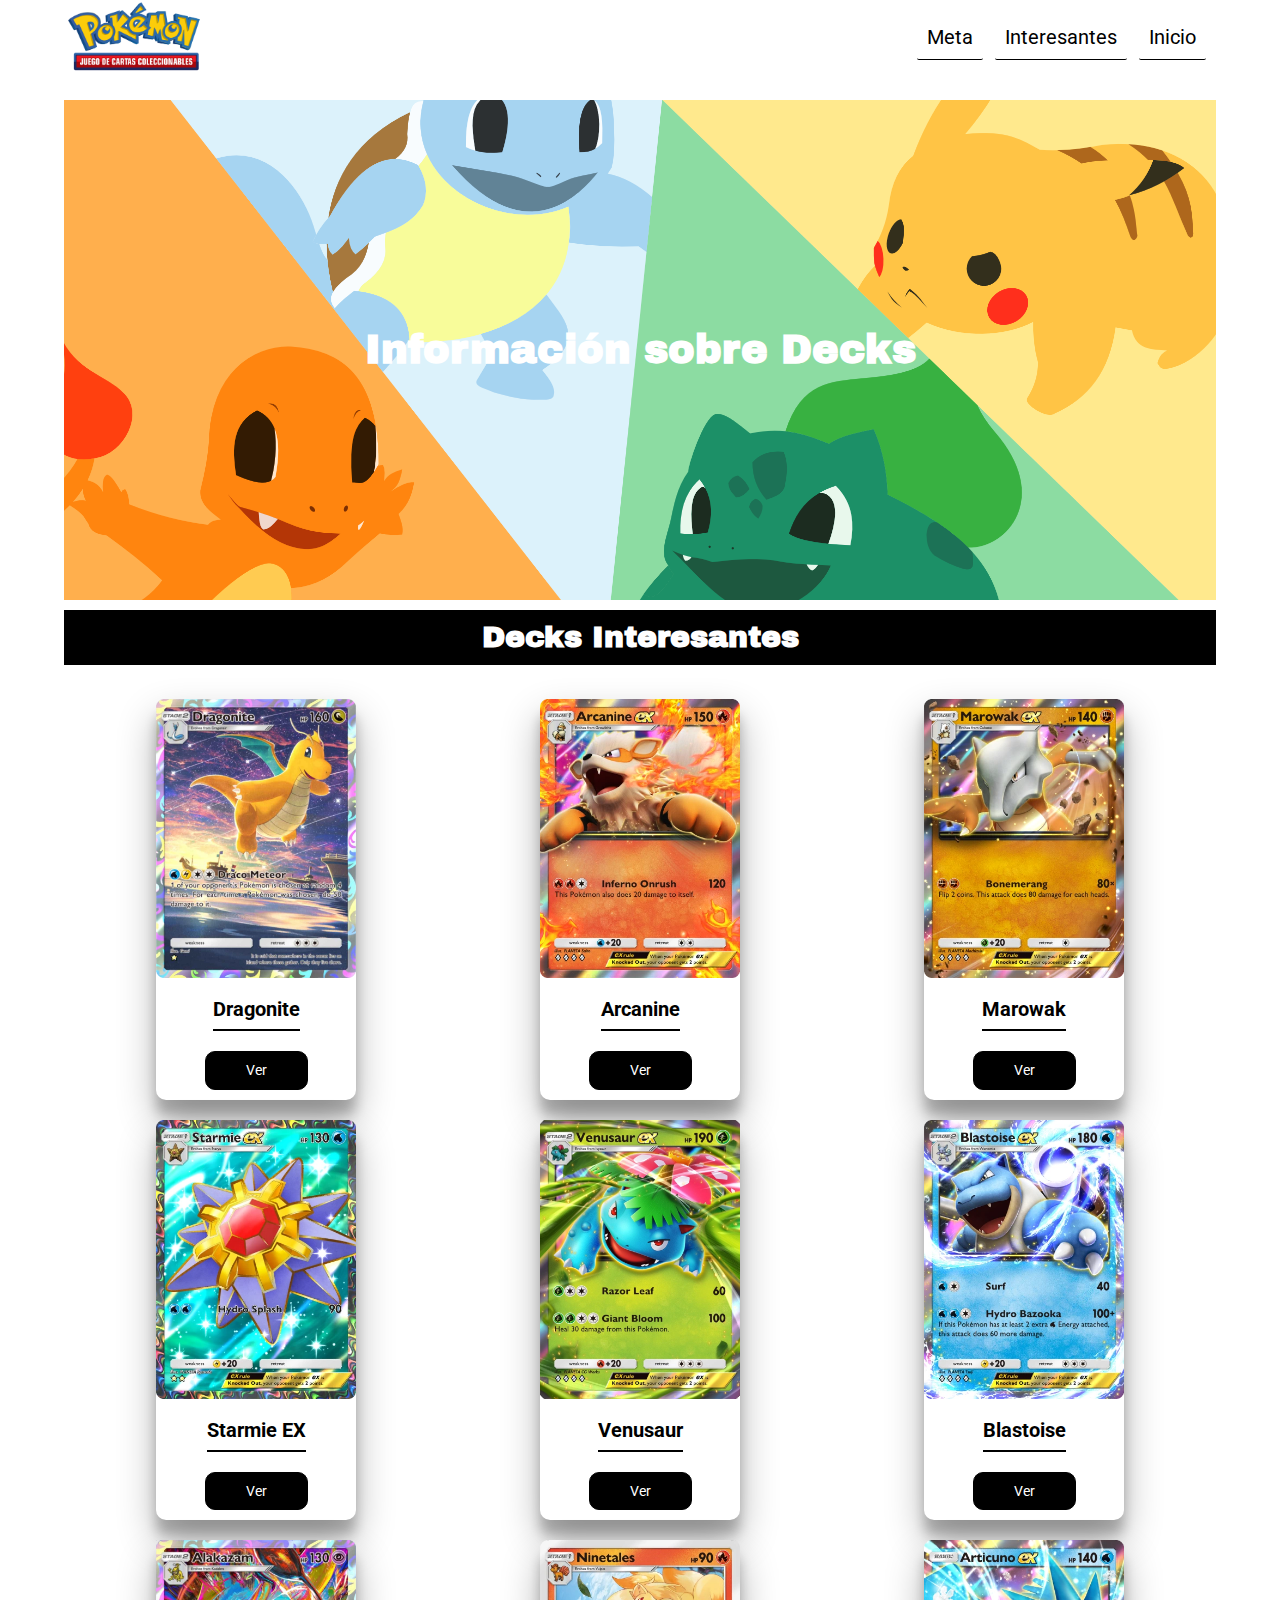
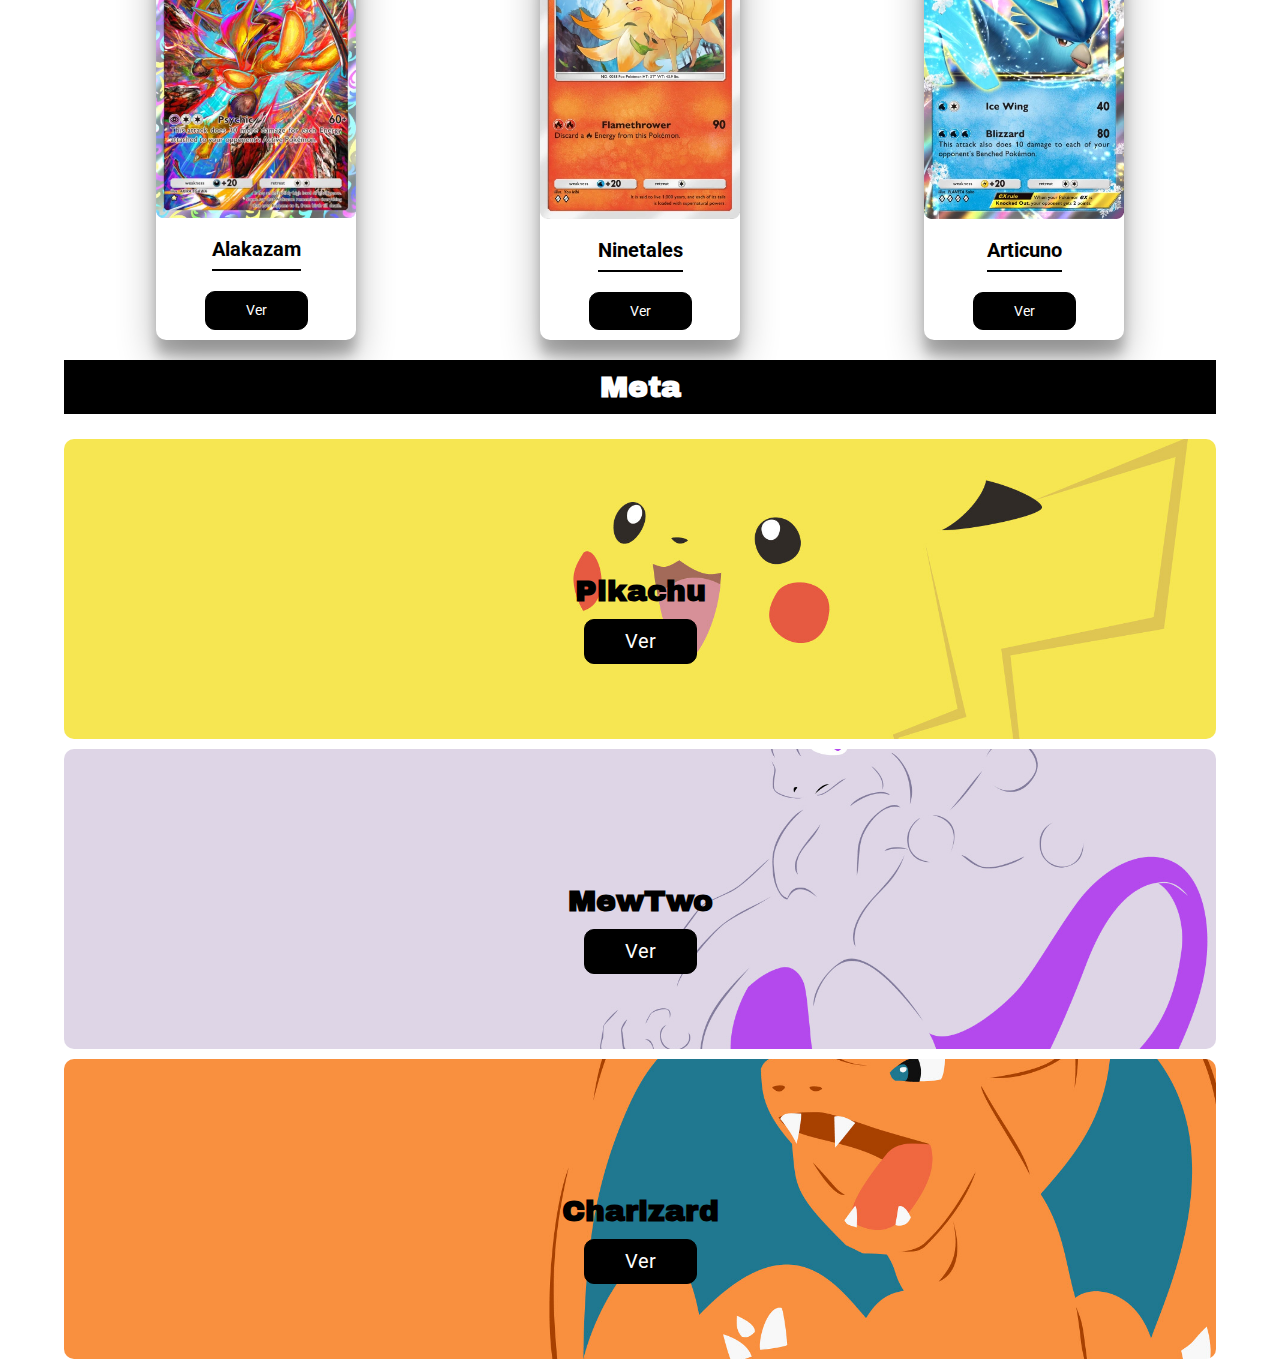
<file: index.html>
<!DOCTYPE html>
<html lang="en">
<head>
  <meta charset="UTF-8">
  <meta name="viewport" content="width=device-width, initial-scale=1.0">
  <!-- Google Fonts --->
  <link rel="preconnect" href="https://fonts.googleapis.com">
  <link rel="preconnect" href="https://fonts.gstatic.com" crossorigin>
  <link href="https://fonts.googleapis.com/css2?family=Archivo+Black&family=Roboto:wght@400;500;700&display=swap" rel="stylesheet">
  <!-- Normalize -->
  <link rel="stylesheet" href="styles/normalize.css">
  <!------ CSS ------->
  <link rel="stylesheet" href="styles/general.css">
  <link rel="stylesheet" href="styles/navbar.css">
  <link rel="stylesheet" href="styles/header.css">
  <link rel="stylesheet" href="styles/main.css">

  <link rel="icon" href="images/logo/pokeball-logo.png">

  <title>Decks TCG</title>
</head>

  <body>
    <div class="container">
      <nav class="nav">
        <div class="nav-flexbox container">
          <img class="nav-logo" src="images/img-nav/logo.png" alt="logo">
          <div class="navbar">
            <a href="#meta">Meta</a>
            <a href="#section-one">Interesantes</a>
            <a href="#">Inicio</a>
          </div><!-- .navbar -->
        </div><!-- .nav-flexbox -->
        
      </nav>

      <header class="header">
        <h1>Información sobre Decks</h1>
      </header>

      <main class="main">
        <h2 id="section-one">Decks Interesantes</h2>
        <section class="section-one">
          <div class="section-one-item">
            <div class="card">
              <img class="card-img" src="images/cards/dragonite.webp" alt="card-img">
              <p>Dragonite</p>
              <a href="deckpage-dragonite.html">
                <button class="card-button">Ver</button>
              </a>
            </div><!-- .card -->
          </div><!-- .section-one-item -->

          <div class="section-one-item">
            <div class="card">
              <img class="card-img" src="images/cards/arcanine.webp" alt="card-img">
              <p>Arcanine</p>
              <a href="deckpage-arcanine.html">
                <button class="card-button">Ver</button>
              </a>
            </div><!-- .card -->
          </div><!-- .section-one-item -->

          <div class="section-one-item">
            <div class="card">
              <img class="card-img" src="images/cards/marowakex.webp" alt="card-img">
              <p>Marowak</p>
              <a href="deckpage-marowak.html">
                <button class="card-button">Ver</button>
              </a>
              
            </div><!-- .card -->
          </div><!-- .section-one-item -->

          <div class="section-one-item">
            <div class="card">
              <img class="card-img" src="images/cards/starmieex.webp" alt="card-img">
              <p>Starmie EX</p>
              <a href="deckpage-starmie.html">
                <button class="card-button">Ver</button>
              </a>
              
            </div><!-- .card -->
          </div><!-- .section-one-item -->

          <div class="section-one-item">
            <div class="card">
              <img class="card-img" src="images/cards/venusaurex.webp" alt="card-img">
              <p>Venusaur</p>
              <a href="deckpage-venusaur.html">
                <button class="card-button">Ver</button>
              </a>
              
            </div><!-- .card -->
          </div><!-- .section-one-item -->

          <div class="section-one-item">
            <div class="card">
              <img class="card-img" src="images/cards/blastoiseex.webp" alt="card-img">
              <p>Blastoise</p>
              <a href="deckpage-blastoise.html">
                <button class="card-button">Ver</button>
              </a>
              
            </div><!-- .card -->
          </div><!-- .section-one-item -->

          <div class="section-one-item">
            <div class="card">
              <img class="card-img" src="images/cards/alakazam.webp" alt="card-img">
              <p>Alakazam</p>
              <a href="deckpage-alakazam.html">
                <button class="card-button">Ver</button>
              </a>  
              
            </div><!-- .card -->
          </div><!-- .section-one-item -->

          <div class="section-one-item">
            <div class="card">
              <img class="card-img" src="images/cards/ninetales.webp" alt="card-img">
              <p>Ninetales</p>
              <a href="deckpage-ninetales.html">
                <button class="card-button">Ver</button>
              </a>
              
            </div><!-- .card -->
          </div><!-- .section-one-item -->

          <div class="section-one-item">
            <div class="card">
              <img class="card-img" src="images/cards/articunoex.webp" alt="card-img">
              <p>Articuno</p>
              <a href="deckpage-articuno.html">
                <button class="card-button">Ver</button>
              </a>
              
            </div><!-- .card -->
          </div><!-- .section-one-item -->
          
          
        </section>
    
        <section class="section-two">
          <h2 id="meta">Meta</h2>
          <div class="section-two-info metadeck-one">
            <div class="info-content">
              <h3>Pikachu</h3>
              <a href="deckpage-pikachu.html">
                <button class="info-button">Ver</button>
              </a>
            </div>
          </div><!-- .section-two-info -->

          <div class="section-two-info metadeck-two">
            <div class="info-content">
              <h3>MewTwo</h3>
              <a href="deckpage-mewtwo.html">
                <button class="info-button">Ver</button>
              </a>
            </div>
          </div><!-- .section-two-info -->

          <div class="section-two-info metadeck-three">
            <div class="info-content">
              <h3>Charizard</h3>
              <a href="deckpage-charizard.html">
                <button class="info-button">Ver</button>
              </a>
            </div>
          </div><!-- .section-two-info -->
        </section>
      </main>
    </div>
      

   

    <footer>

    </footer>
  
</body>
</html>
</file>
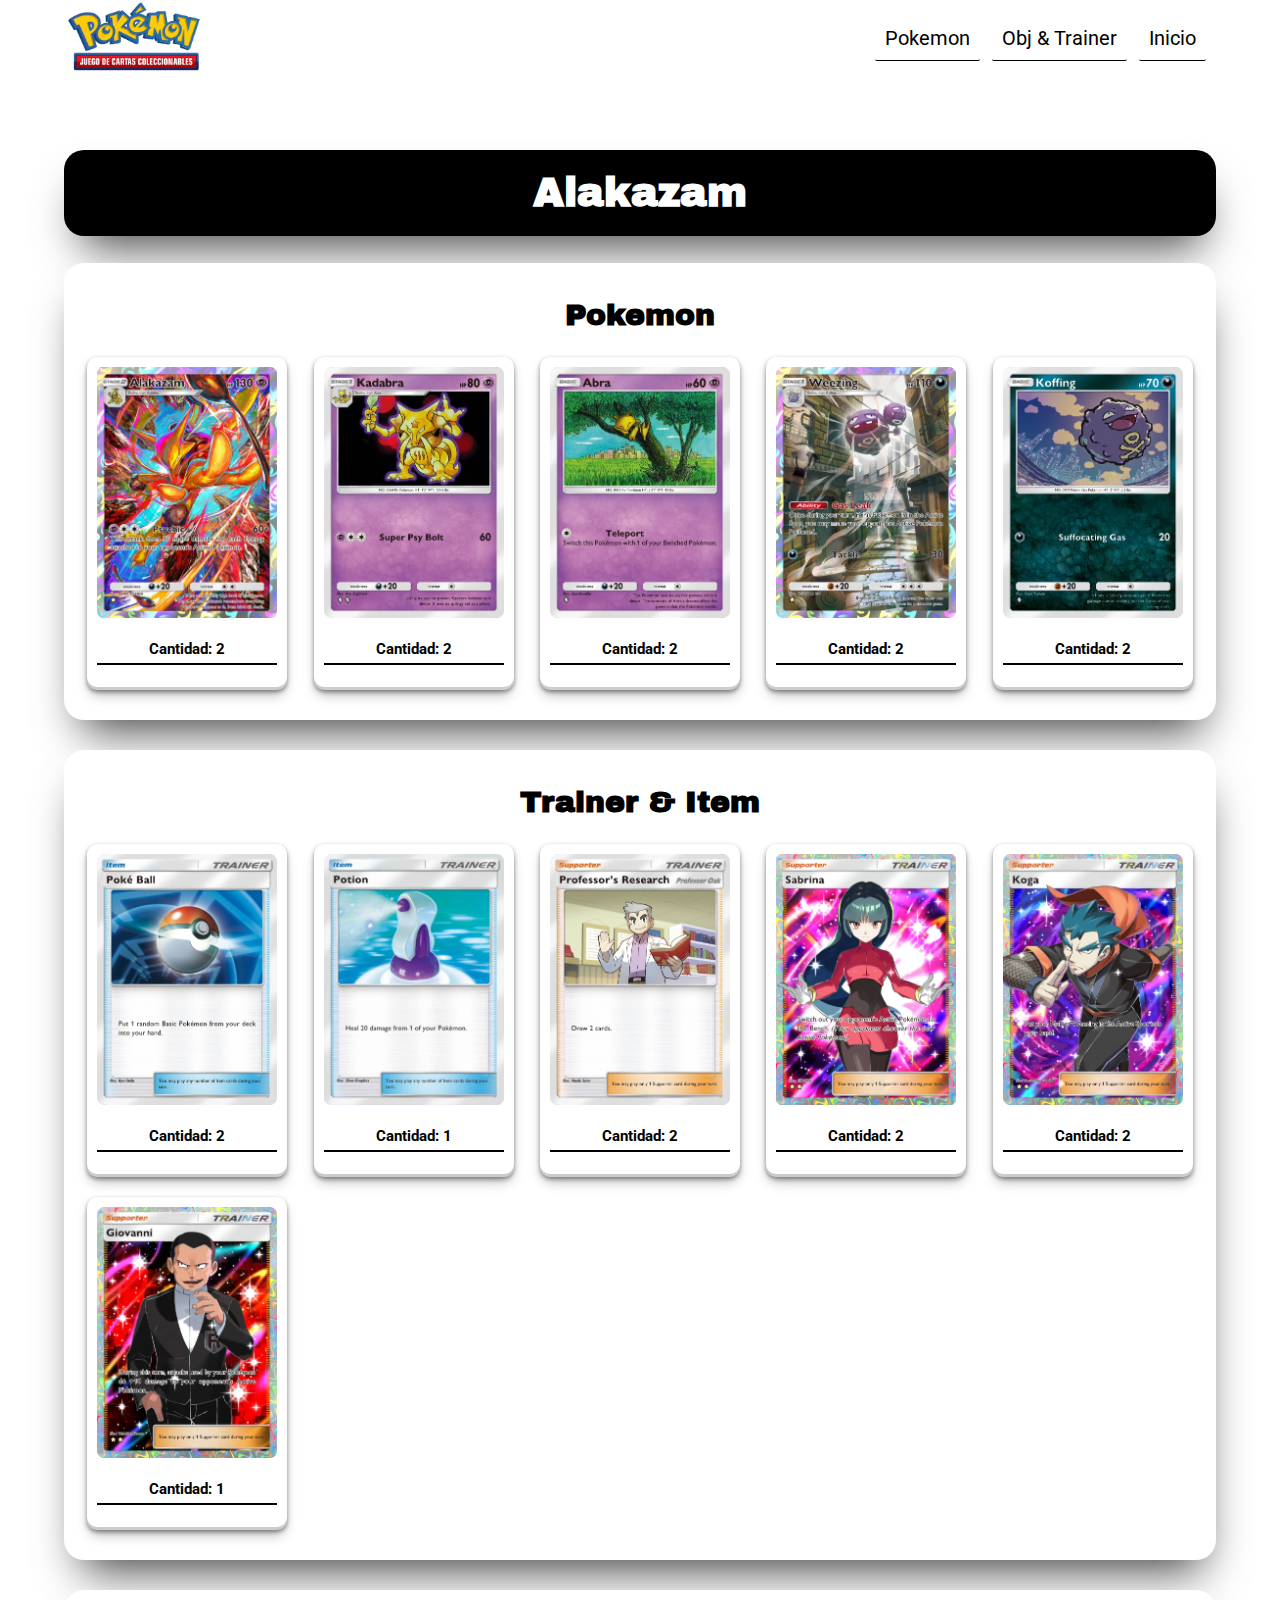
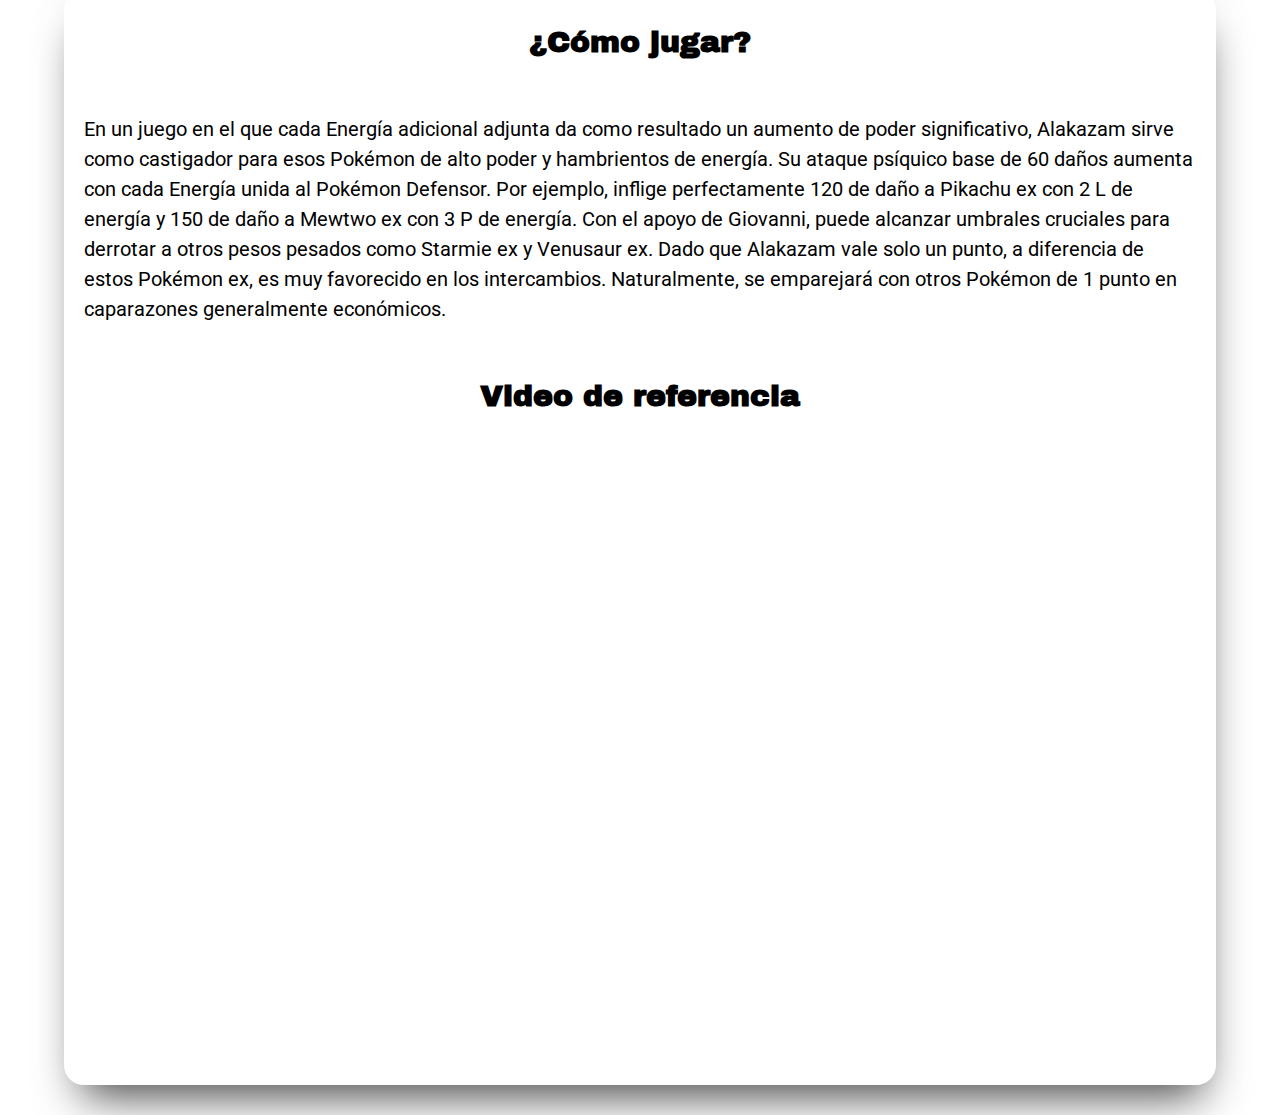
<file: deckpage-alakazam.html>
<!DOCTYPE html>
<html lang="en">
<head>
  <meta charset="UTF-8">
  <meta name="viewport" content="width=device-width, initial-scale=1.0">
  <!-- Google Fonts --->
  <link rel="preconnect" href="https://fonts.googleapis.com">
  <link rel="preconnect" href="https://fonts.gstatic.com" crossorigin>
  <link href="https://fonts.googleapis.com/css2?family=Archivo+Black&family=Roboto:wght@400;500;700&display=swap" rel="stylesheet">
  <!-- Normalize -->
  <link rel="stylesheet" href="styles/normalize.css">
  <!------ CSS ------->
  <link rel="stylesheet" href="styles/general.css">
  <link rel="stylesheet" href="styles/navbar.css">
  <link rel="stylesheet" href="styles/deckpage.css">

  <link rel="icon" href="images/logo/pokeball-logo.png">



  <title>DecksTCG-Deck</title>
</head>

  <body>
    <div class="container">
      <nav class="nav">
        <div class="nav-flexbox container">
          <a href="index.html"> <img href="index.html" class="nav-logo" src="images/img-nav/logo.png" alt="logo"> </a>
          <div class="navbar">
            <a href="#section-1">Pokemon</a>
            <a href="#section-2">Obj & Trainer</a>
            <a href="#">Inicio</a>
          </div><!-- .navbar -->
        </div><!-- .nav-flexbox -->
        
      </nav>

      <h1 id="section-1" class="deck-tittle">Alakazam</h1>

      <section class="deck-section">
        <h2>Pokemon</h2>
        <div class="card-container-grid">
          <div class="card-item">
            <div class="card">
              <img class="card-img" src="images/cards/alakazam.webp" alt="alakazam">
              <p>Cantidad: 2</p>
            </div><!-- .card -->
          </div><!-- .card-item -->

          <div class="card-item">
            <div class="card">
              <img class="card-img" src="images/cards/kadabra.webp" alt="kadabra">
              <p>Cantidad: 2</p>
            </div><!-- .card -->
          </div><!-- .card-item -->

          <div class="card-item">
            <div class="card">
              <img class="card-img" src="images/cards/abra.webp" alt="abra">
              <p>Cantidad: 2</p>
            </div><!-- .card -->
          </div><!-- .card-item -->  
          
          <div class="card-item">
            <div class="card">
              <img class="card-img" src="images/cards/weezing.webp" alt="weezing">
              <p>Cantidad: 2</p>
            </div><!-- .card -->
          </div><!-- .card-item --> 

          <div class="card-item">
            <div class="card">
              <img class="card-img" src="images/cards/koffing.webp" alt="koffing">
              <p>Cantidad: 2</p>
            </div><!-- .card -->
          </div><!-- .card-item --> 

        </div><!-- .card-container-grid -->
      </section>

      <section id="section-2" class="deck-section">
        <h2>Trainer & Item</h2>
        <div class="card-container-grid">
          <div class="card-item">
            <div class="card">
              <img class="card-img" src="images/trainer-objects-cards/pokeball.webp" alt="pokeball">
              <p>Cantidad: 2</p>
            </div><!-- .card -->
          </div><!-- .card-item -->

          <div class="card-item">
            <div class="card">
              <img class="card-img" src="images/trainer-objects-cards/potion.webp" alt="potion">
              <p>Cantidad: 1</p>
            </div><!-- .card -->
          </div><!-- .card-item -->

          <div class="card-item">
            <div class="card">
              <img class="card-img" src="images/trainer-objects-cards/professoroak.webp" alt="professoroak">
              <p>Cantidad: 2</p>
            </div><!-- .card -->
          </div><!-- .card-item -->

          <div class="card-item">
            <div class="card">
              <img class="card-img" src="images/trainer-objects-cards/sabrina.webp" alt="sabrina">
              <p>Cantidad: 2</p>
            </div><!-- .card -->
          </div><!-- .card-item -->

          <div class="card-item">
            <div class="card">
              <img class="card-img" src="images/trainer-objects-cards/koga.webp" alt="koga">
              <p>Cantidad: 2</p>
            </div><!-- .card -->
          </div><!-- .card-item -->

          <div class="card-item">
            <div class="card">
              <img class="card-img" src="images/trainer-objects-cards/giovanni.webp" alt="giovanni">
              <p>Cantidad: 1</p>
            </div><!-- .card -->
          </div><!-- .card-item -->

        </div><!-- .card-container-grid -->
      </section>

      <section class="deck-section flex">
        <h2>¿Cómo jugar?</h2>
        <p class="deck-description">
          En un juego en el que cada Energía adicional adjunta da como resultado un aumento de poder significativo, Alakazam sirve como castigador para esos Pokémon de alto poder y hambrientos de energía. Su ataque psíquico base de 60 daños aumenta con cada Energía unida al Pokémon Defensor. Por ejemplo, inflige perfectamente 120 de daño a Pikachu ex con 2 L de energía y 150 de daño a Mewtwo ex con 3 P de energía. Con el apoyo de Giovanni, puede alcanzar umbrales cruciales para derrotar a otros pesos pesados ​​como Starmie ex y Venusaur ex. Dado que Alakazam vale solo un punto, a diferencia de estos Pokémon ex, es muy favorecido en los intercambios. Naturalmente, se emparejará con otros Pokémon de 1 punto en caparazones generalmente económicos.
        </p>

        <h2>Video de referencia</h2>

        <div class="video-container">
          <iframe class="responsive-iframe" src="https://www.youtube.com/embed/Cz9MhLT84_I?si=xLhD3RkWbQ-Lbjcg" title="YouTube video player" frameborder="0" allow="accelerometer; autoplay; clipboard-write; encrypted-media; gyroscope; picture-in-picture; web-share" referrerpolicy="strict-origin-when-cross-origin" allowfullscreen></iframe>
        </div>
      </section>
      
    </div><!-- .container -->

</body>
</html>
</file>
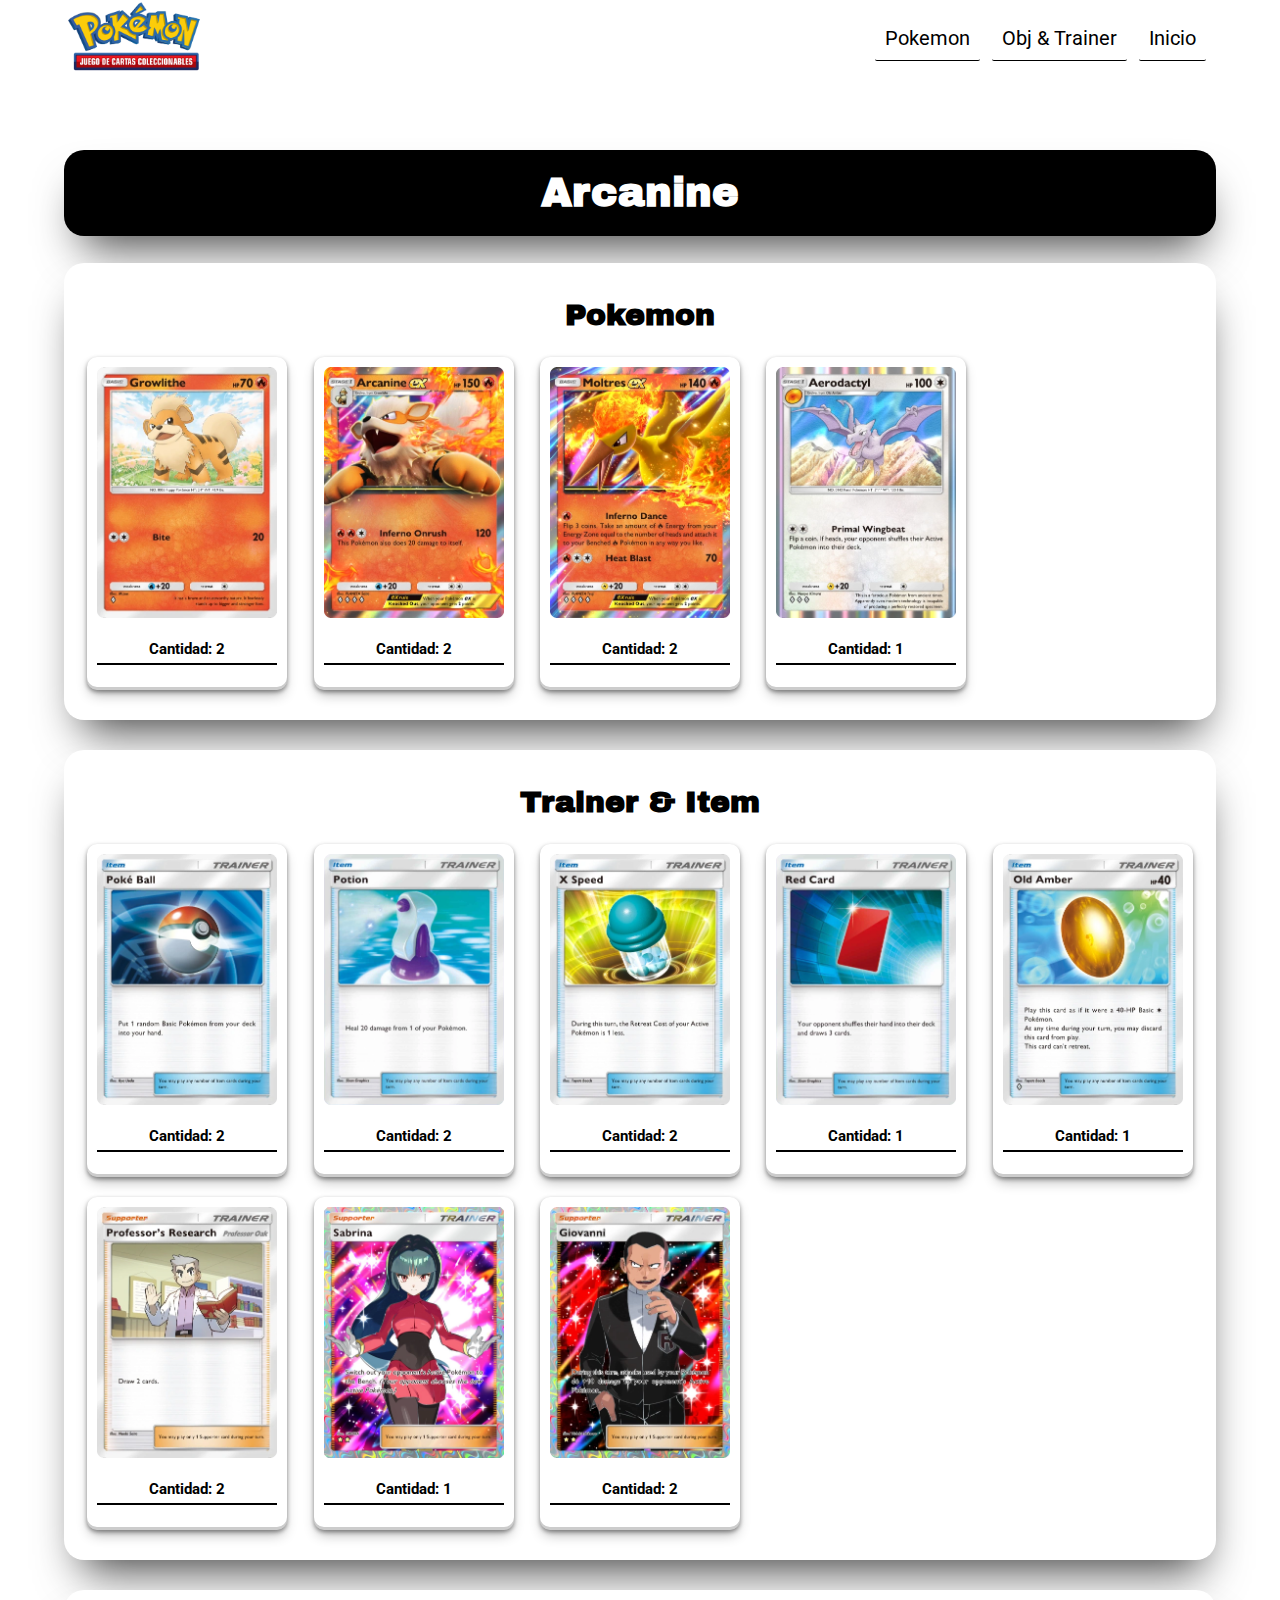
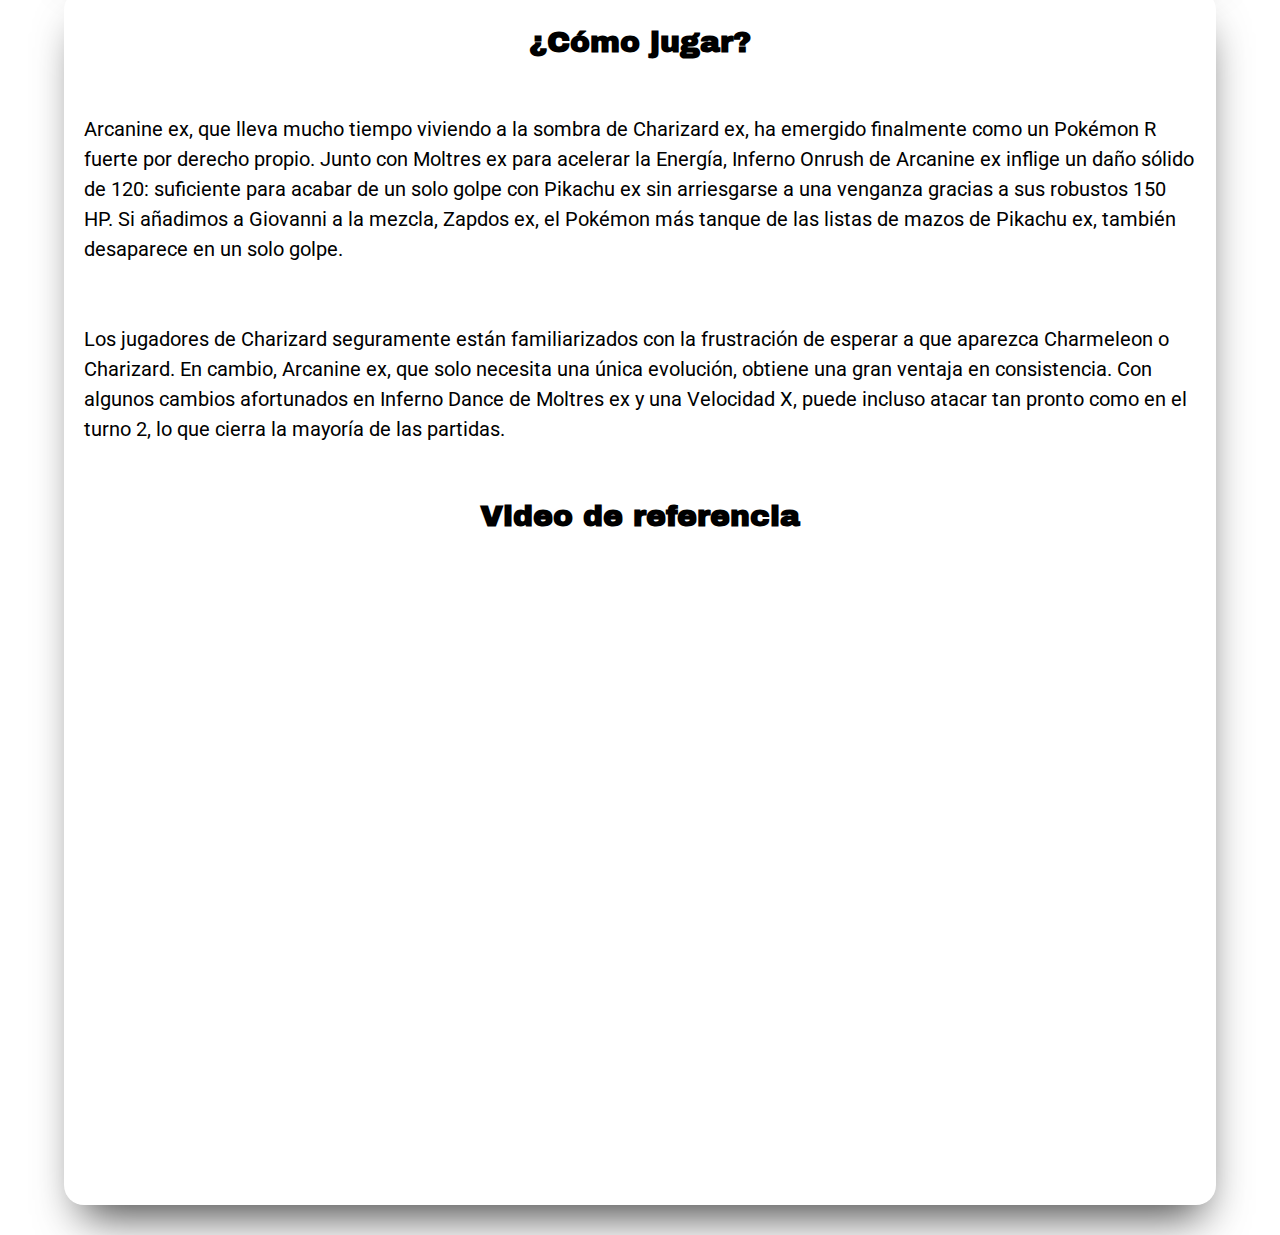
<file: deckpage-arcanine.html>
<!DOCTYPE html>
<html lang="en">
<head>
  <meta charset="UTF-8">
  <meta name="viewport" content="width=device-width, initial-scale=1.0">
  <!-- Google Fonts --->
  <link rel="preconnect" href="https://fonts.googleapis.com">
  <link rel="preconnect" href="https://fonts.gstatic.com" crossorigin>
  <link href="https://fonts.googleapis.com/css2?family=Archivo+Black&family=Roboto:wght@400;500;700&display=swap" rel="stylesheet">
  <!-- Normalize -->
  <link rel="stylesheet" href="styles/normalize.css">
  <!------ CSS ------->
  <link rel="stylesheet" href="styles/general.css">
  <link rel="stylesheet" href="styles/navbar.css">
  <link rel="stylesheet" href="styles/deckpage.css">

  <link rel="icon" href="images/logo/pokeball-logo.png">



  <title>DecksTCG-Deck</title>
</head>

  <body>
    <div class="container">
      <nav class="nav">
        <div class="nav-flexbox container">
          <a href="index.html"> <img href="index.html" class="nav-logo" src="images/img-nav/logo.png" alt="logo"> </a>
          <div class="navbar">
            <a href="#section-1">Pokemon</a>
            <a href="#section-2">Obj & Trainer</a>
            <a href="#">Inicio</a>
          </div><!-- .navbar -->
        </div><!-- .nav-flexbox -->
        
      </nav>

      <h1 id="section-1" class="deck-tittle">Arcanine</h1>

      <section class="deck-section">
        <h2>Pokemon</h2>
        <div class="card-container-grid">
          <div class="card-item">
            <div class="card">
              <img class="card-img" src="images/cards/growlithe.webp" alt="growlithe">
              <p>Cantidad: 2</p>
            </div><!-- .card -->
          </div><!-- .card-item -->

          <div class="card-item">
            <div class="card">
              <img class="card-img" src="images/cards/arcanine.webp" alt="arcanine">
              <p>Cantidad: 2</p>
            </div><!-- .card -->
          </div><!-- .card-item -->

          <div class="card-item">
            <div class="card">
              <img class="card-img" src="images/cards/moltresex.webp" alt="moltres">
              <p>Cantidad: 2</p>
            </div><!-- .card -->
          </div><!-- .card-item -->

          <div class="card-item">
            <div class="card">
              <img class="card-img" src="images/cards/aerodactyl.webp" alt="aerodactyl">
              <p>Cantidad: 1</p>
            </div><!-- .card -->
          </div><!-- .card-item -->
          
        </div><!-- .card-container-grid -->
      </section>

      <section id="section-2" class="deck-section">
        <h2>Trainer & Item</h2>
        <div class="card-container-grid">
          <div class="card-item">
            <div class="card">
              <img class="card-img" src="images/trainer-objects-cards/pokeball.webp" alt="pokeball">
              <p>Cantidad: 2</p>
            </div><!-- .card -->
          </div><!-- .card-item -->

          <div class="card-item">
            <div class="card">
              <img class="card-img" src="images/trainer-objects-cards/potion.webp" alt="potion">
              <p>Cantidad: 2</p>
            </div><!-- .card -->
          </div><!-- .card-item -->

          <div class="card-item">
            <div class="card">
              <img class="card-img" src="images/trainer-objects-cards/x-speed.webp" alt="x-speed">
              <p>Cantidad: 2</p>
            </div><!-- .card -->
          </div><!-- .card-item -->

          <div class="card-item">
            <div class="card">
              <img class="card-img" src="images/trainer-objects-cards/redcard.webp" alt="red-card">
              <p>Cantidad: 1</p>
            </div><!-- .card -->
          </div><!-- .card-item -->

          <div class="card-item">
            <div class="card">
              <img class="card-img" src="images/trainer-objects-cards/oldambar.webp" alt="old-ambar">
              <p>Cantidad: 1</p>
            </div><!-- .card -->
          </div><!-- .card-item -->

          <div class="card-item">
            <div class="card">
              <img class="card-img" src="images/trainer-objects-cards/professoroak.webp" alt="professoroak">
              <p>Cantidad: 2</p>
            </div><!-- .card -->
          </div><!-- .card-item -->

          <div class="card-item">
            <div class="card">
              <img class="card-img" src="images/trainer-objects-cards/sabrina.webp" alt="sabrina">
              <p>Cantidad: 1</p>
            </div><!-- .card -->
          </div><!-- .card-item -->

          <div class="card-item">
            <div class="card">
              <img class="card-img" src="images/trainer-objects-cards/giovanni.webp" alt="geovani">
              <p>Cantidad: 2</p>
            </div><!-- .card -->
          </div><!-- .card-item -->

        </div><!-- .card-container-grid -->
      </section>

      <section class="deck-section flex">
        <h2>¿Cómo jugar?</h2>
        <p class="deck-description">
          Arcanine ex, que lleva mucho tiempo viviendo a la sombra de Charizard ex, ha emergido finalmente como un Pokémon R fuerte por derecho propio. Junto con Moltres ex para acelerar la Energía, Inferno Onrush de Arcanine ex inflige un daño sólido de 120: suficiente para acabar de un solo golpe con Pikachu ex sin arriesgarse a una venganza gracias a sus robustos 150 HP. Si añadimos a Giovanni a la mezcla, Zapdos ex, el Pokémon más tanque de las listas de mazos de Pikachu ex, también desaparece en un solo golpe.
        </p>

        <p class="deck-description">
          Los jugadores de Charizard seguramente están familiarizados con la frustración de esperar a que aparezca Charmeleon o Charizard. En cambio, Arcanine ex, que solo necesita una única evolución, obtiene una gran ventaja en consistencia. Con algunos cambios afortunados en Inferno Dance de Moltres ex y una Velocidad X, puede incluso atacar tan pronto como en el turno 2, lo que cierra la mayoría de las partidas.
        </p>

        <h2>Video de referencia</h2>
        <div class="video-container">
          <iframe class="responsive-iframe" src="https://www.youtube.com/embed/U_HJg-Gd3DM?si=VJtEgCYf-Un_dGY-" title="YouTube video player" frameborder="0" allow="accelerometer; autoplay; clipboard-write; encrypted-media; gyroscope; picture-in-picture; web-share" referrerpolicy="strict-origin-when-cross-origin" allowfullscreen></iframe>

          
        </div>
      </section>
      
    </div><!-- .container -->
      

   

</body>
</html>
</file>
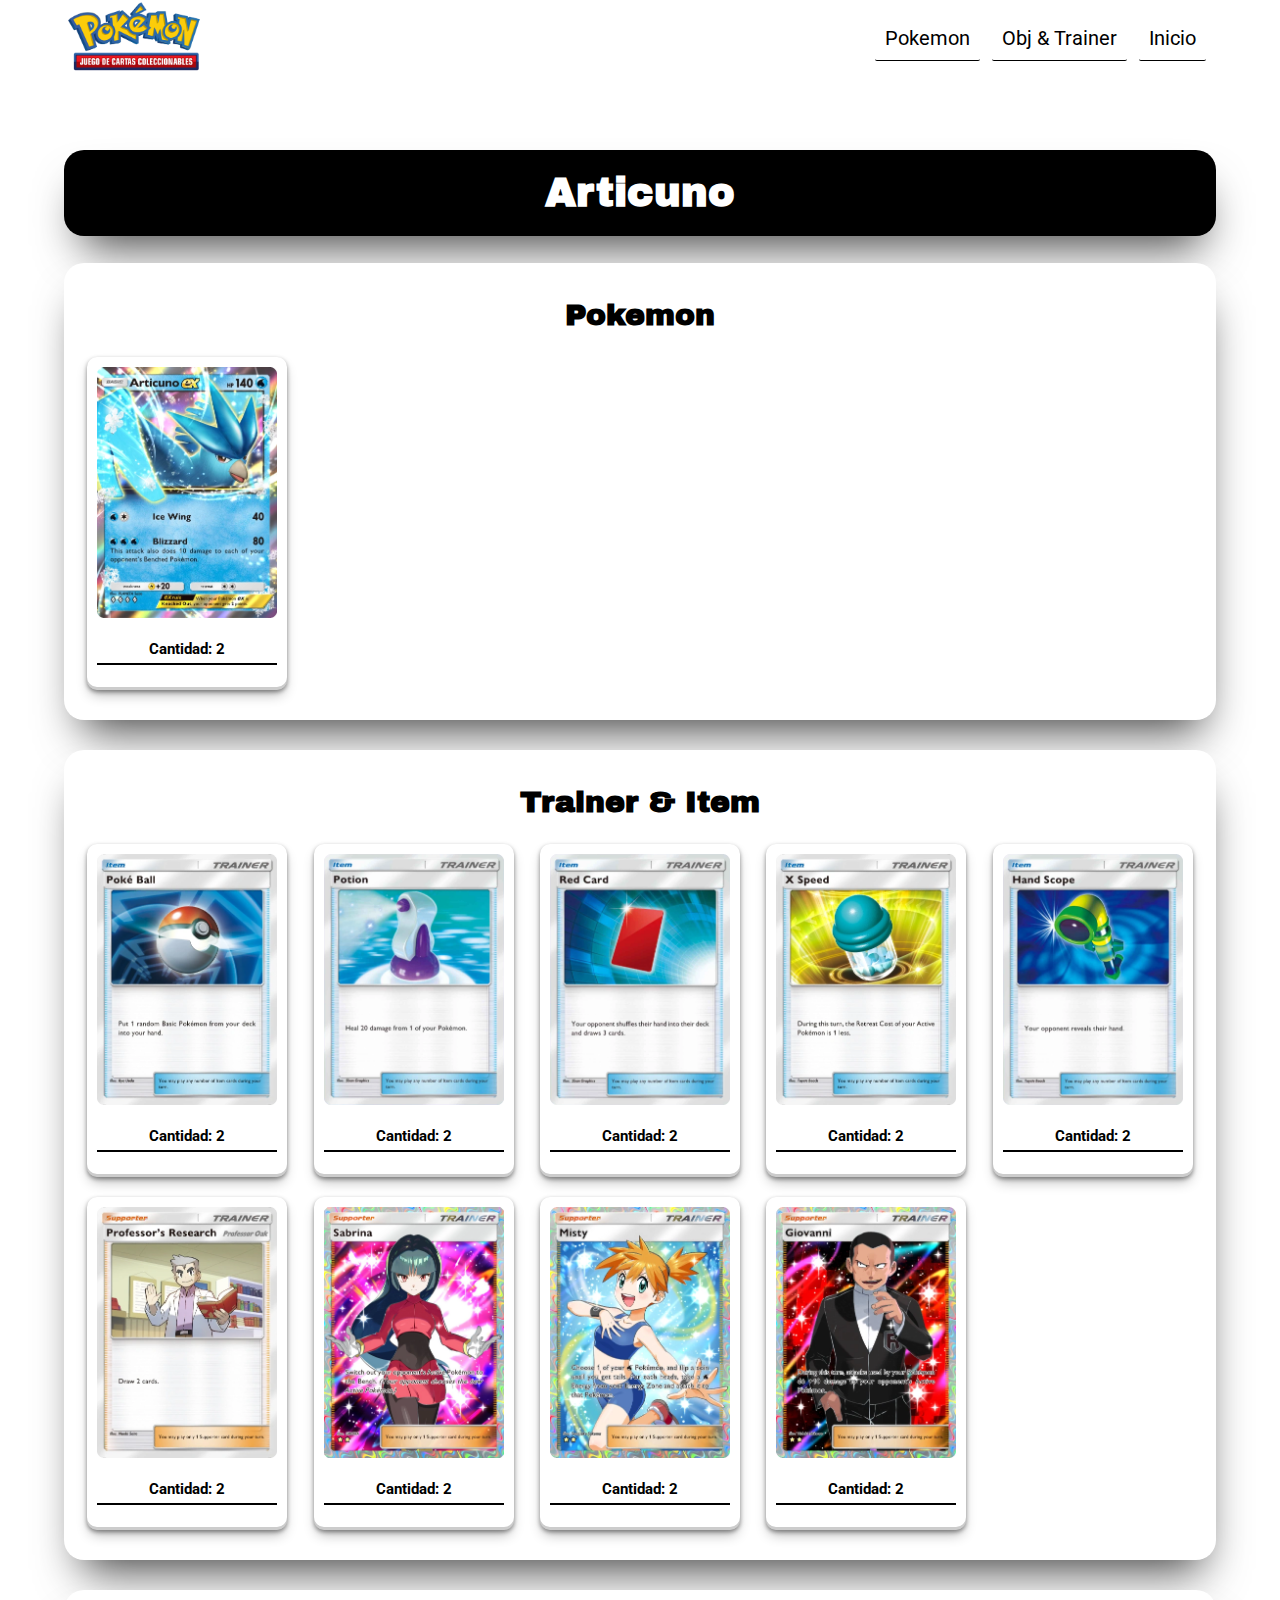
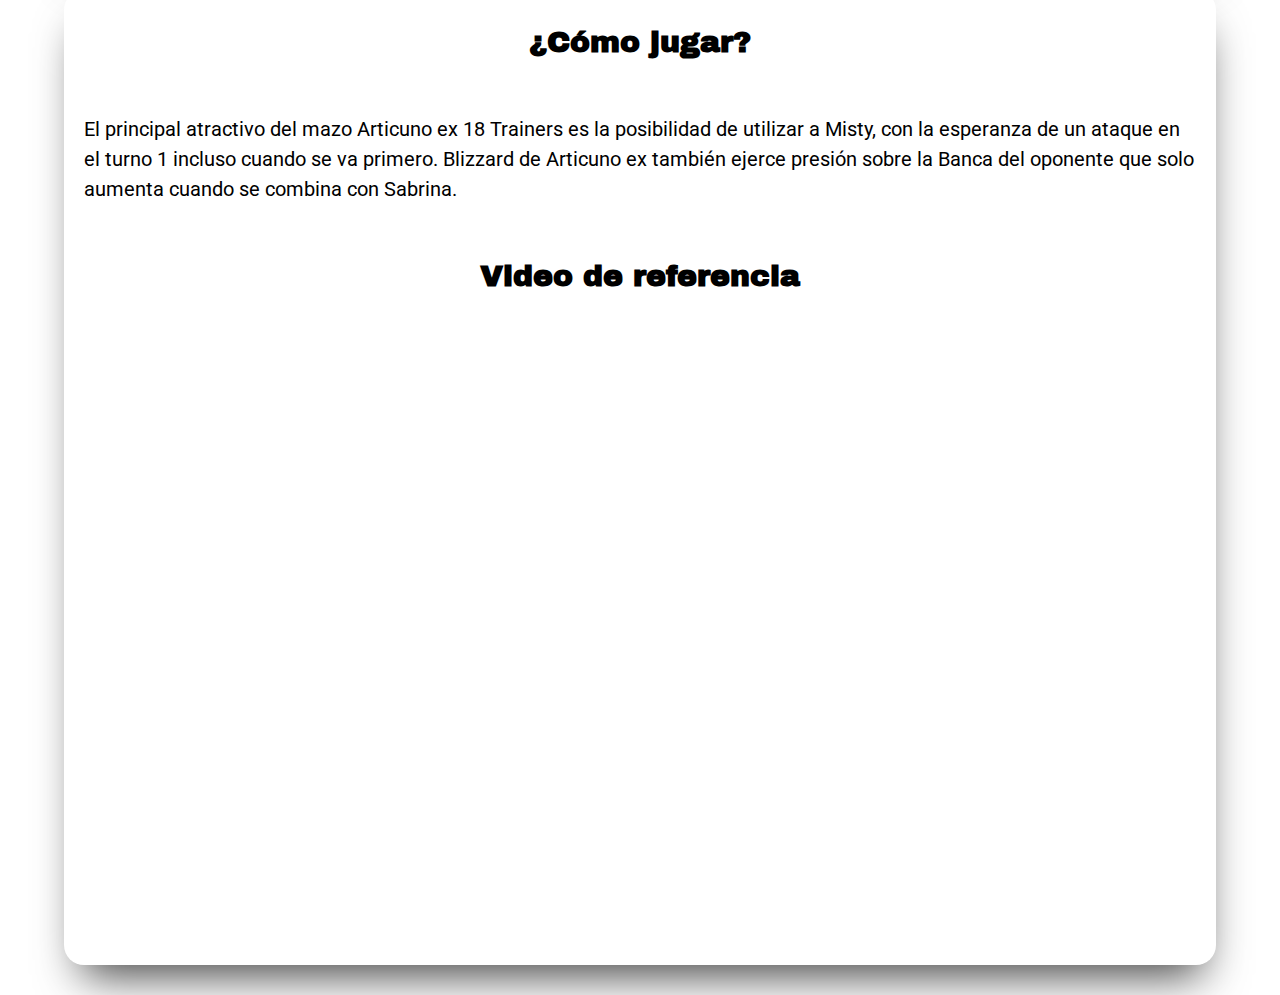
<file: deckpage-articuno.html>
<!DOCTYPE html>
<html lang="en">
<head>
  <meta charset="UTF-8">
  <meta name="viewport" content="width=device-width, initial-scale=1.0">
  <!-- Google Fonts --->
  <link rel="preconnect" href="https://fonts.googleapis.com">
  <link rel="preconnect" href="https://fonts.gstatic.com" crossorigin>
  <link href="https://fonts.googleapis.com/css2?family=Archivo+Black&family=Roboto:wght@400;500;700&display=swap" rel="stylesheet">
  <!-- Normalize -->
  <link rel="stylesheet" href="styles/normalize.css">
  <!------ CSS ------->
  <link rel="stylesheet" href="styles/general.css">
  <link rel="stylesheet" href="styles/navbar.css">
  <link rel="stylesheet" href="styles/deckpage.css">

  <link rel="icon" href="images/logo/pokeball-logo.png">



  <title>DecksTCG-Deck</title>
</head>

  <body>
    <div class="container">
      <nav class="nav">
        <div class="nav-flexbox container">
          <a href="index.html"> <img href="index.html" class="nav-logo" src="images/img-nav/logo.png" alt="logo"> </a>
          <div class="navbar">
            <a href="#section-1">Pokemon</a>
            <a href="#section-2">Obj & Trainer</a>
            <a href="#">Inicio</a>
          </div><!-- .navbar -->
        </div><!-- .nav-flexbox -->
        
      </nav>

      <h1 id="section-1" class="deck-tittle">Articuno</h1>

      <section class="deck-section">
        <h2>Pokemon</h2>
        <div class="card-container-grid">
          <div class="card-item">
            <div class="card">
              <img class="card-img" src="images/cards/articunoex.webp" alt="articunoEX">
              <p>Cantidad: 2</p>
            </div><!-- .card -->
          </div><!-- .card-item -->   

        </div><!-- .card-container-grid -->
      </section>

      <section id="section-2" class="deck-section">
        <h2>Trainer & Item</h2>
        <div class="card-container-grid">
          <div class="card-item">
            <div class="card">
              <img class="card-img" src="images/trainer-objects-cards/pokeball.webp" alt="pokeball">
              <p>Cantidad: 2</p>
            </div><!-- .card -->
          </div><!-- .card-item -->

          <div class="card-item">
            <div class="card">
              <img class="card-img" src="images/trainer-objects-cards/potion.webp" alt="potion">
              <p>Cantidad: 2</p>
            </div><!-- .card -->
          </div><!-- .card-item -->

          <div class="card-item">
            <div class="card">
              <img class="card-img" src="images/trainer-objects-cards/redcard.webp" alt="red-card">
              <p>Cantidad: 2</p>
            </div><!-- .card -->
          </div><!-- .card-item -->

          <div class="card-item">
            <div class="card">
              <img class="card-img" src="images/trainer-objects-cards/x-speed.webp" alt="x-speed">
              <p>Cantidad: 2</p>
            </div><!-- .card -->
          </div><!-- .card-item -->

          <div class="card-item">
            <div class="card">
              <img class="card-img" src="images/trainer-objects-cards/hand-scope.webp" alt="hand-scope">
              <p>Cantidad: 2</p>
            </div><!-- .card -->
          </div><!-- .card-item -->

          <div class="card-item">
            <div class="card">
              <img class="card-img" src="images/trainer-objects-cards/professoroak.webp" alt="professoroak">
              <p>Cantidad: 2</p>
            </div><!-- .card -->
          </div><!-- .card-item -->

          <div class="card-item">
            <div class="card">
              <img class="card-img" src="images/trainer-objects-cards/sabrina.webp" alt="sabrina">
              <p>Cantidad: 2</p>
            </div><!-- .card -->
          </div><!-- .card-item -->

          <div class="card-item">
            <div class="card">
              <img class="card-img" src="images/trainer-objects-cards/misty.webp" alt="misty">
              <p>Cantidad: 2</p>
            </div><!-- .card -->
          </div><!-- .card-item -->

          <div class="card-item">
            <div class="card">
              <img class="card-img" src="images/trainer-objects-cards/giovanni.webp" alt="giovanni">
              <p>Cantidad: 2</p>
            </div><!-- .card -->
          </div><!-- .card-item -->

        </div><!-- .card-container-grid -->
      </section>

      <section class="deck-section flex">
        <h2>¿Cómo jugar?</h2>
        <p class="deck-description">
          El principal atractivo del mazo Articuno ex 18 Trainers es la posibilidad de utilizar a Misty, con la esperanza de un ataque en el turno 1 incluso cuando se va primero. Blizzard de Articuno ex también ejerce presión sobre la Banca del oponente que solo aumenta cuando se combina con Sabrina.
        </p>

        <h2>Video de referencia</h2>

        <div class="video-container">
          <iframe class="responsive-iframe" src="https://www.youtube.com/embed/AtUA1FDzTwM?si=2855tYDNkj6DSt4s" title="YouTube video player" frameborder="0" allow="accelerometer; autoplay; clipboard-write; encrypted-media; gyroscope; picture-in-picture; web-share" referrerpolicy="strict-origin-when-cross-origin" allowfullscreen></iframe>
        </div>
      </section>
      
    </div><!-- .container -->
</body>
</html>
</file>
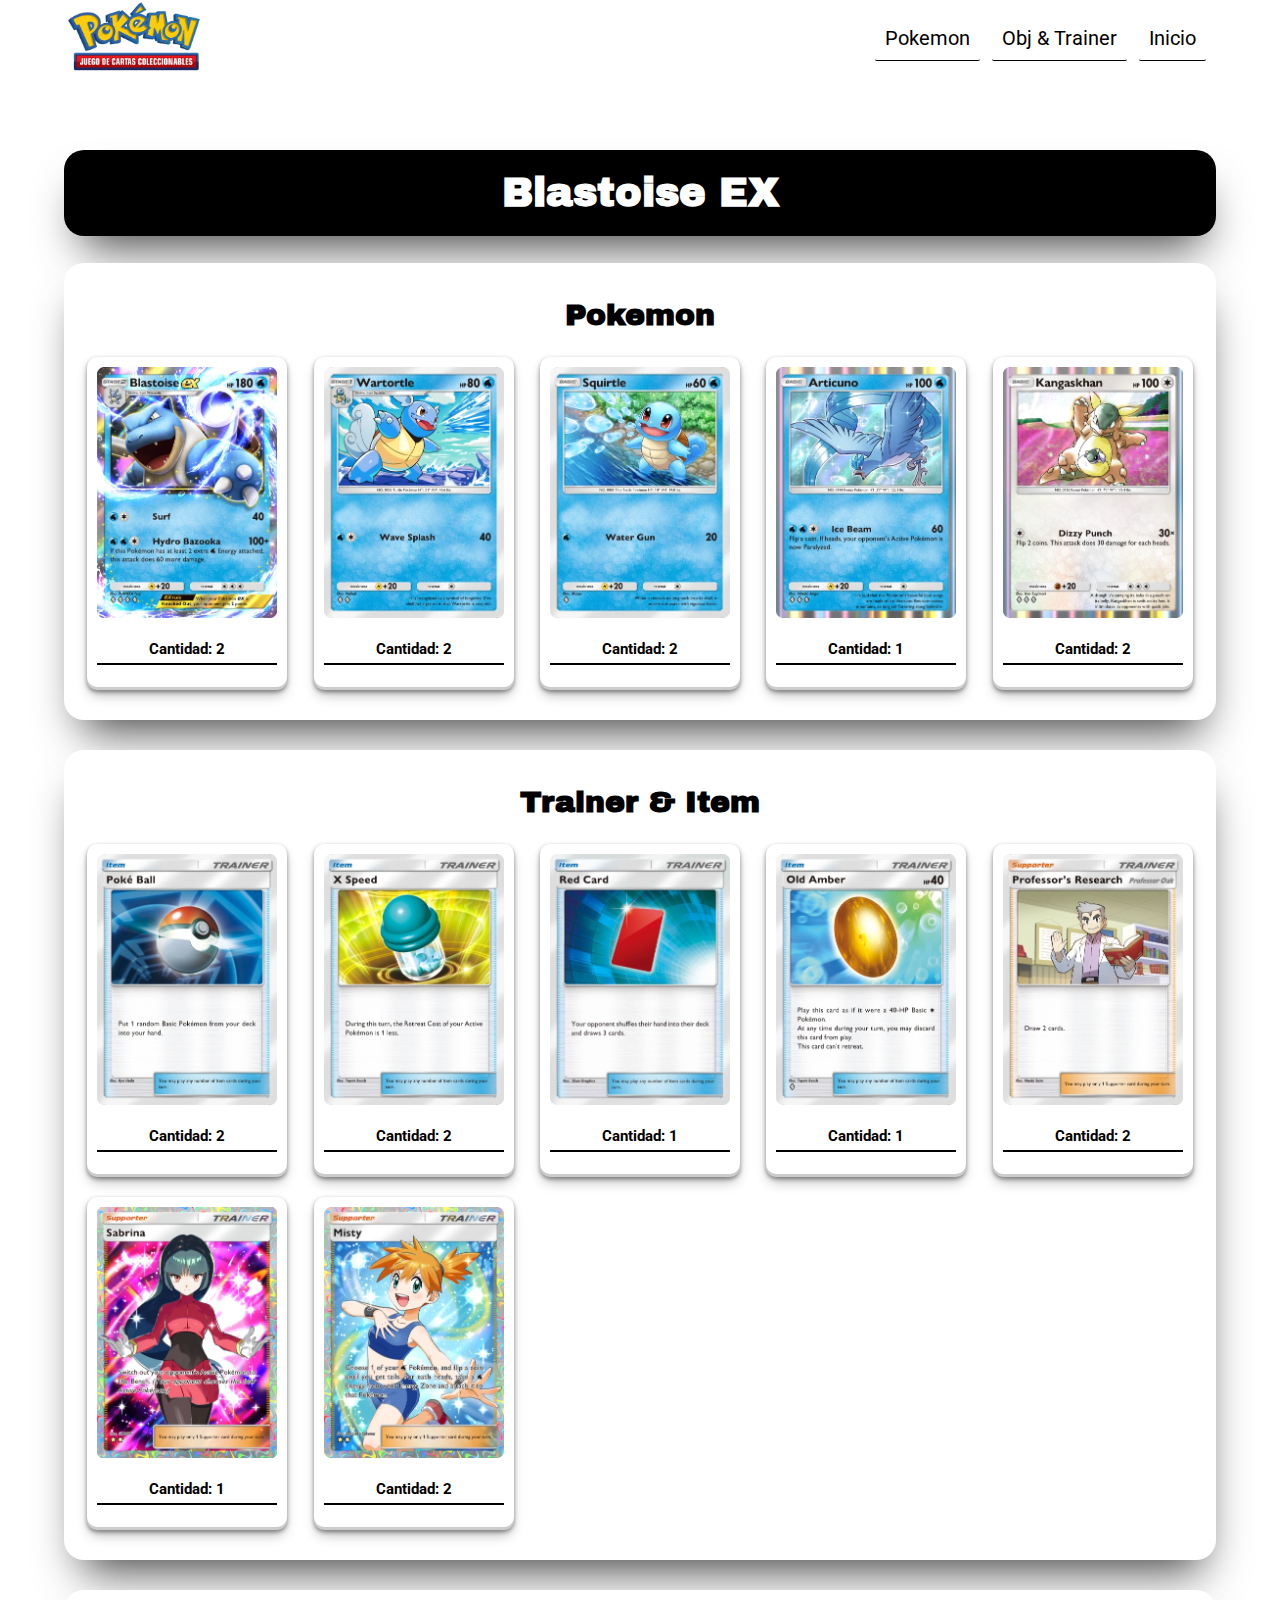
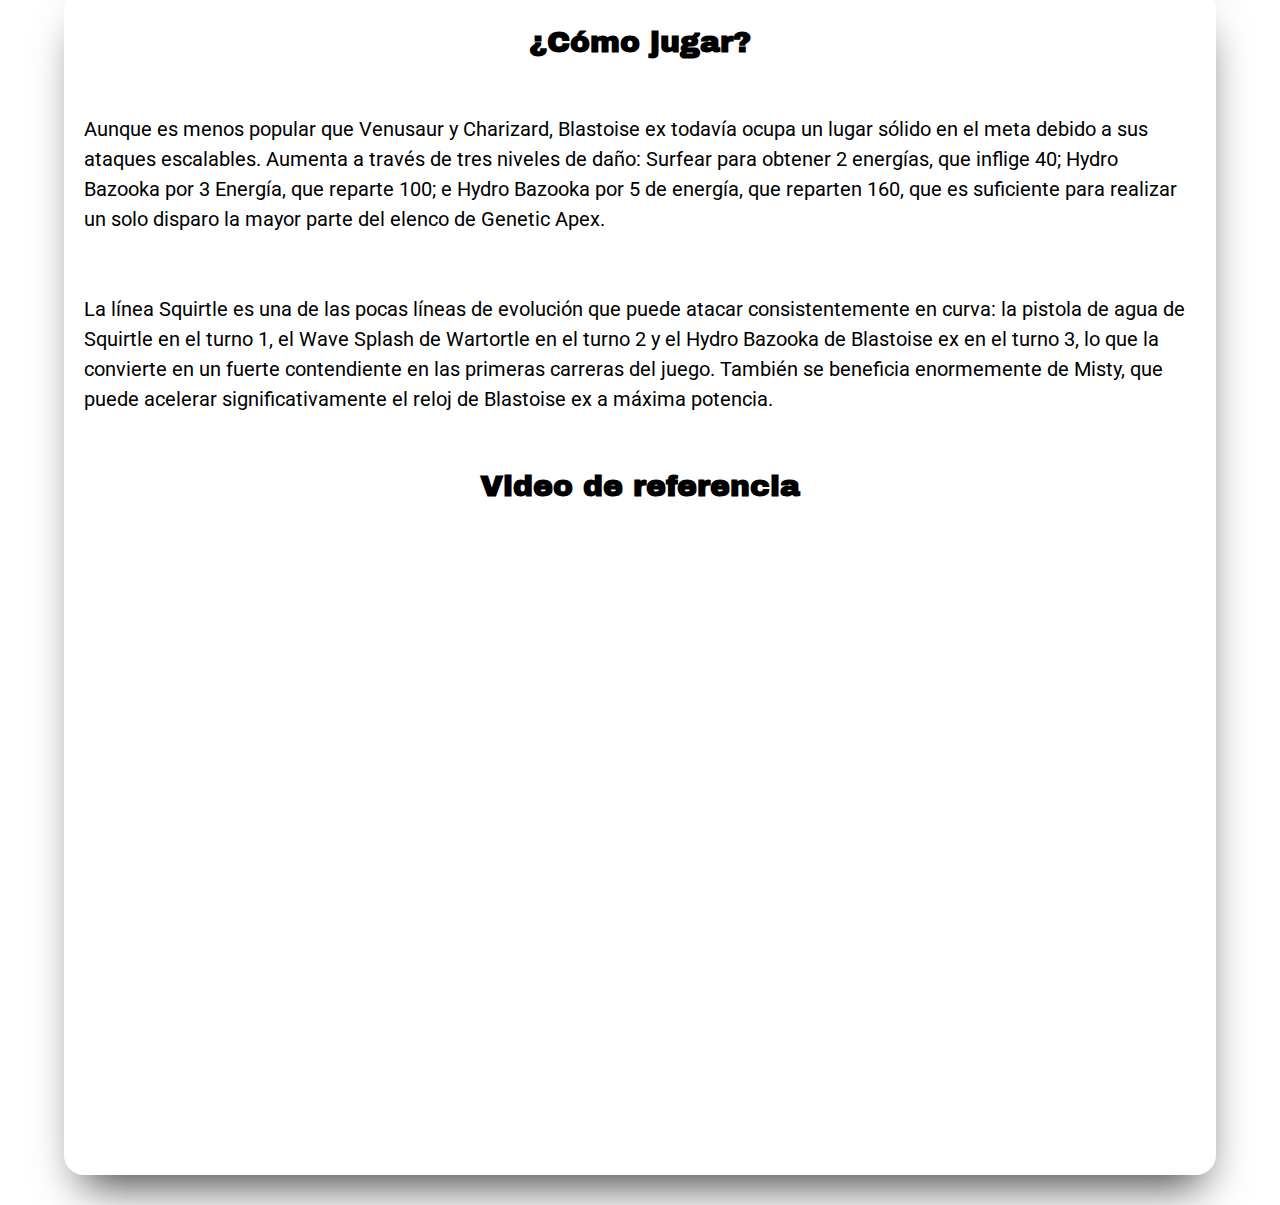
<file: deckpage-blastoise.html>
<!DOCTYPE html>
<html lang="en">
<head>
  <meta charset="UTF-8">
  <meta name="viewport" content="width=device-width, initial-scale=1.0">
  <!-- Google Fonts --->
  <link rel="preconnect" href="https://fonts.googleapis.com">
  <link rel="preconnect" href="https://fonts.gstatic.com" crossorigin>
  <link href="https://fonts.googleapis.com/css2?family=Archivo+Black&family=Roboto:wght@400;500;700&display=swap" rel="stylesheet">
  <!-- Normalize -->
  <link rel="stylesheet" href="styles/normalize.css">
  <!------ CSS ------->
  <link rel="stylesheet" href="styles/general.css">
  <link rel="stylesheet" href="styles/navbar.css">
  <link rel="stylesheet" href="styles/deckpage.css">

  <link rel="icon" href="images/logo/pokeball-logo.png">



  <title>DecksTCG-Deck</title>
</head>

  <body>
    <div class="container">
      <nav class="nav">
        <div class="nav-flexbox container">
          <a href="index.html"> <img href="index.html" class="nav-logo" src="images/img-nav/logo.png" alt="logo"> </a>
          <div class="navbar">
            <a href="#section-1">Pokemon</a>
            <a href="#section-2">Obj & Trainer</a>
            <a href="#">Inicio</a>
          </div><!-- .navbar -->
        </div><!-- .nav-flexbox -->
        
      </nav>

      <h1 id="section-1" class="deck-tittle">Blastoise EX</h1>

      <section class="deck-section">
        <h2>Pokemon</h2>
        <div class="card-container-grid">
          <div class="card-item">
            <div class="card">
              <img class="card-img" src="images/cards/blastoiseex.webp" alt="blastoiseEX">
              <p>Cantidad: 2</p>
            </div><!-- .card -->
          </div><!-- .card-item -->

          <div class="card-item">
            <div class="card">
              <img class="card-img" src="images/cards/wartortle.webp" alt="wartortle">
              <p>Cantidad: 2</p>
            </div><!-- .card -->
          </div><!-- .card-item -->

          <div class="card-item">
            <div class="card">
              <img class="card-img" src="images/cards/squirtle.webp" alt="squirtle">
              <p>Cantidad: 2</p>
            </div><!-- .card -->
          </div><!-- .card-item -->  
          
          <div class="card-item">
            <div class="card">
              <img class="card-img" src="images/cards/articuno.webp" alt="liligant">
              <p>Cantidad: 1</p>
            </div><!-- .card -->
          </div><!-- .card-item --> 

          <div class="card-item">
            <div class="card">
              <img class="card-img" src="images/cards/kangaskhan.webp" alt="kangaskhan">
              <p>Cantidad: 2</p>
            </div><!-- .card -->
          </div><!-- .card-item --> 

        </div><!-- .card-container-grid -->
      </section>

      <section id="section-2" class="deck-section">
        <h2>Trainer & Item</h2>
        <div class="card-container-grid">
          <div class="card-item">
            <div class="card">
              <img class="card-img" src="images/trainer-objects-cards/pokeball.webp" alt="pokeball">
              <p>Cantidad: 2</p>
            </div><!-- .card -->
          </div><!-- .card-item -->

          <div class="card-item">
            <div class="card">
              <img class="card-img" src="images/trainer-objects-cards/x-speed.webp" alt="x-speed">
              <p>Cantidad: 2</p>
            </div><!-- .card -->
          </div><!-- .card-item -->

          <div class="card-item">
            <div class="card">
              <img class="card-img" src="images/trainer-objects-cards/redcard.webp" alt="red-card">
              <p>Cantidad: 1</p>
            </div><!-- .card -->
          </div><!-- .card-item -->

          <div class="card-item">
            <div class="card">
              <img class="card-img" src="images/trainer-objects-cards/oldambar.webp" alt="old-ambar">
              <p>Cantidad: 1</p>
            </div><!-- .card -->
          </div><!-- .card-item -->

          <div class="card-item">
            <div class="card">
              <img class="card-img" src="images/trainer-objects-cards/professoroak.webp" alt="professoroak">
              <p>Cantidad: 2</p>
            </div><!-- .card -->
          </div><!-- .card-item -->

          <div class="card-item">
            <div class="card">
              <img class="card-img" src="images/trainer-objects-cards/sabrina.webp" alt="sabrina">
              <p>Cantidad: 1</p>
            </div><!-- .card -->
          </div><!-- .card-item -->

          <div class="card-item">
            <div class="card">
              <img class="card-img" src="images/trainer-objects-cards/misty.webp" alt="misty">
              <p>Cantidad: 2</p>
            </div><!-- .card -->
          </div><!-- .card-item -->

        </div><!-- .card-container-grid -->
      </section>

      <section class="deck-section flex">
        <h2>¿Cómo jugar?</h2>
        <p class="deck-description">
          Aunque es menos popular que Venusaur y Charizard, Blastoise ex todavía ocupa un lugar sólido en el meta debido a sus ataques escalables. Aumenta a través de tres niveles de daño: Surfear para obtener 2 energías, que inflige 40; Hydro Bazooka por 3 Energía, que reparte 100; e Hydro Bazooka por 5 de energía, que reparten 160, que es suficiente para realizar un solo disparo la mayor parte del elenco de Genetic Apex.
        </p>

        <p class="deck-description">
          La línea Squirtle es una de las pocas líneas de evolución que puede atacar consistentemente en curva: la pistola de agua de Squirtle en el turno 1, el Wave Splash de Wartortle en el turno 2 y el Hydro Bazooka de Blastoise ex en el turno 3, lo que la convierte en un fuerte contendiente en las primeras carreras del juego. También se beneficia enormemente de Misty, que puede acelerar significativamente el reloj de Blastoise ex a máxima potencia.
        </p>

        <h2>Video de referencia</h2>

        <div class="video-container">
          <iframe class="responsive-iframe"  src="https://www.youtube.com/embed/eIhJKwB6sog?si=MaTS7bSo_yi3y0m0" title="YouTube video player" frameborder="0" allow="accelerometer; autoplay; clipboard-write; encrypted-media; gyroscope; picture-in-picture; web-share" referrerpolicy="strict-origin-when-cross-origin" allowfullscreen></iframe>
        </div>
      </section>
      
    </div><!-- .container -->

</body>
</html>
</file>
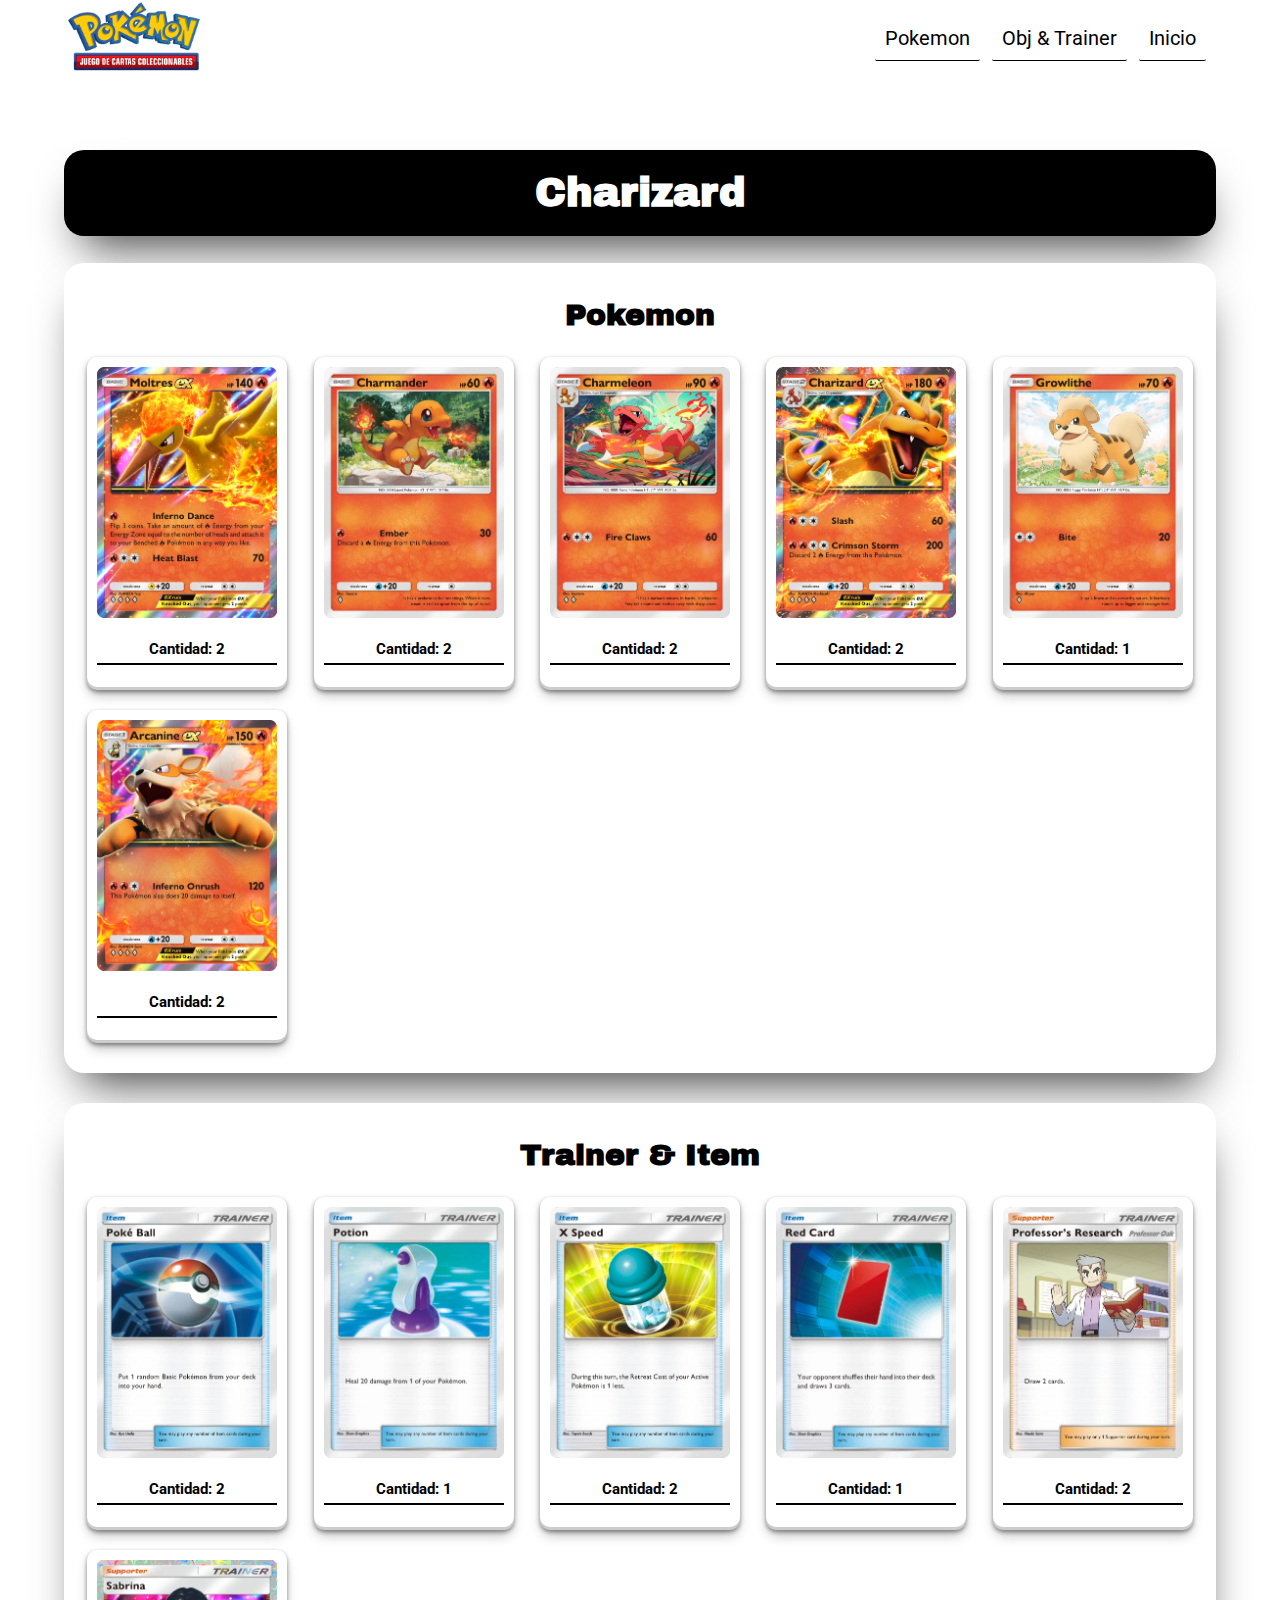
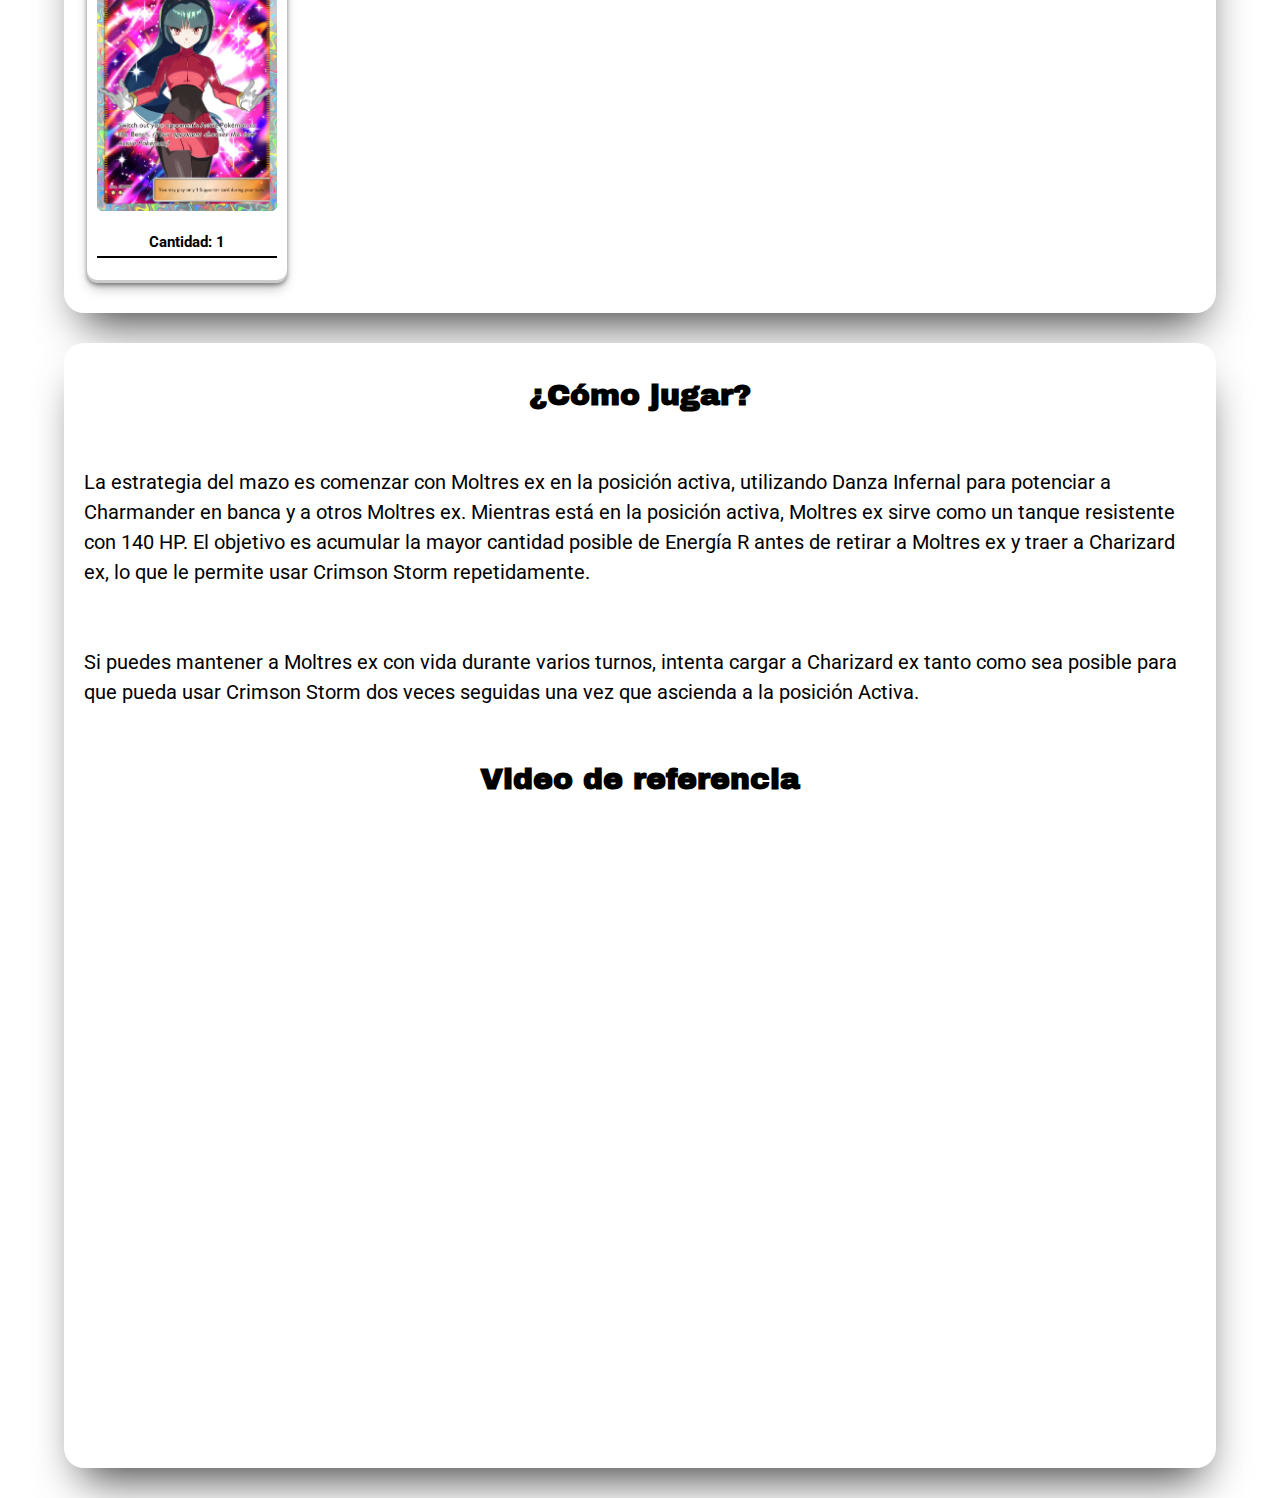
<file: deckpage-charizard.html>
<!DOCTYPE html>
<html lang="en">
<head>
  <meta charset="UTF-8">
  <meta name="viewport" content="width=device-width, initial-scale=1.0">
  <!-- Google Fonts --->
  <link rel="preconnect" href="https://fonts.googleapis.com">
  <link rel="preconnect" href="https://fonts.gstatic.com" crossorigin>
  <link href="https://fonts.googleapis.com/css2?family=Archivo+Black&family=Roboto:wght@400;500;700&display=swap" rel="stylesheet">
  <!-- Normalize -->
  <link rel="stylesheet" href="styles/normalize.css">
  <!------ CSS ------->
  <link rel="stylesheet" href="styles/general.css">
  <link rel="stylesheet" href="styles/navbar.css">
  <link rel="stylesheet" href="styles/deckpage.css">

  <link rel="icon" href="images/logo/pokeball-logo.png">



  <title>DecksTCG-Deck</title>
</head>

  <body>
    <div class="container">
      <nav class="nav">
        <div class="nav-flexbox container">
          <a href="index.html"> <img href="index.html" class="nav-logo" src="images/img-nav/logo.png" alt="logo"> </a>
          <div class="navbar">
            <a href="#section-1">Pokemon</a>
            <a href="#section-2">Obj & Trainer</a>
            <a href="#">Inicio</a>
          </div><!-- .navbar -->
        </div><!-- .nav-flexbox -->
        
      </nav>

      <h1 id="section-1" class="deck-tittle">Charizard</h1>

      <section class="deck-section">
        <h2>Pokemon</h2>
        <div class="card-container-grid">
          <div class="card-item">
            <div class="card">
              <img class="card-img" src="images/cards/moltresex.webp" alt="moltresex">
              <p>Cantidad: 2</p>
            </div><!-- .card -->
          </div><!-- .card-item -->

          <div class="card-item">
            <div class="card">
              <img class="card-img" src="images/cards/charmander.webp" alt="charmander">
              <p>Cantidad: 2</p>
            </div><!-- .card -->
          </div><!-- .card-item -->

          <div class="card-item">
            <div class="card">
              <img class="card-img" src="images/cards/charmeleon.webp" alt="charmeleon">
              <p>Cantidad: 2</p>
            </div><!-- .card -->
          </div><!-- .card-item -->

          <div class="card-item">
            <div class="card">
              <img class="card-img" src="images/cards/charizardex.webp" alt="charizard">
              <p>Cantidad: 2</p>
            </div><!-- .card -->
          </div><!-- .card-item -->

          <div class="card-item">
            <div class="card">
              <img class="card-img" src="images/cards/growlithe.webp" alt="growlithe">
              <p>Cantidad: 1</p>
            </div><!-- .card -->
          </div><!-- .card-item -->

          <div class="card-item">
            <div class="card">
              <img class="card-img" src="images/cards/arcanine.webp" alt="arcanineex">
              <p>Cantidad: 2</p>
            </div><!-- .card -->
          </div><!-- .card-item -->
          

        </div><!-- .card-container-grid -->
      </section>

      <section id="section-2" class="deck-section">
        <h2>Trainer & Item</h2>
        <div class="card-container-grid">
          <div class="card-item">
            <div class="card">
              <img class="card-img" src="images/trainer-objects-cards/pokeball.webp" alt="pokeball">
              <p>Cantidad: 2</p>
            </div><!-- .card -->
          </div><!-- .card-item -->

          <div class="card-item">
            <div class="card">
              <img class="card-img" src="images/trainer-objects-cards/potion.webp" alt="potion">
              <p>Cantidad: 1</p>
            </div><!-- .card -->
          </div><!-- .card-item -->

          <div class="card-item">
            <div class="card">
              <img class="card-img" src="images/trainer-objects-cards/x-speed.webp" alt="x-speed">
              <p>Cantidad: 2</p>
            </div><!-- .card -->
          </div><!-- .card-item -->

          <div class="card-item">
            <div class="card">
              <img class="card-img" src="images/trainer-objects-cards/redcard.webp" alt="red-card">
              <p>Cantidad: 1</p>
            </div><!-- .card -->
          </div><!-- .card-item -->

          <div class="card-item">
            <div class="card">
              <img class="card-img" src="images/trainer-objects-cards/professoroak.webp" alt="professoroak">
              <p>Cantidad: 2</p>
            </div><!-- .card -->
          </div><!-- .card-item -->

          <div class="card-item">
            <div class="card">
              <img class="card-img" src="images/trainer-objects-cards/sabrina.webp" alt="sabrina">
              <p>Cantidad: 1</p>
            </div><!-- .card -->
          </div><!-- .card-item -->

        </div><!-- .card-container-grid -->
      </section>

      <section class="deck-section flex">
        <h2>¿Cómo jugar?</h2>
        <p class="deck-description">
          La estrategia del mazo es comenzar con Moltres ex en la posición activa, utilizando Danza Infernal para potenciar a Charmander en banca y a otros Moltres ex. Mientras está en la posición activa, Moltres ex sirve como un tanque resistente con 140 HP. El objetivo es acumular la mayor cantidad posible de Energía R antes de retirar a Moltres ex y traer a Charizard ex, lo que le permite usar Crimson Storm repetidamente.
        </p>

        <p class="deck-description">
          Si puedes mantener a Moltres ex con vida durante varios turnos, intenta cargar a Charizard ex tanto como sea posible para que pueda usar Crimson Storm dos veces seguidas una vez que ascienda a la posición Activa.
        </p>

        <h2>Video de referencia</h2>

        
        <div class="video-container">
          <iframe class="responsive-iframe" src="https://www.youtube.com/embed/VBxETBg3c5k?si=7u1haSs8OonHZq1S" title="YouTube video player" frameborder="0" allow="accelerometer; autoplay; clipboard-write; encrypted-media; gyroscope; picture-in-picture; web-share" referrerpolicy="strict-origin-when-cross-origin" allowfullscreen></iframe>
        </div>
      </section>
      
    </div><!-- .container -->
      

   

</body>
</html>
</file>
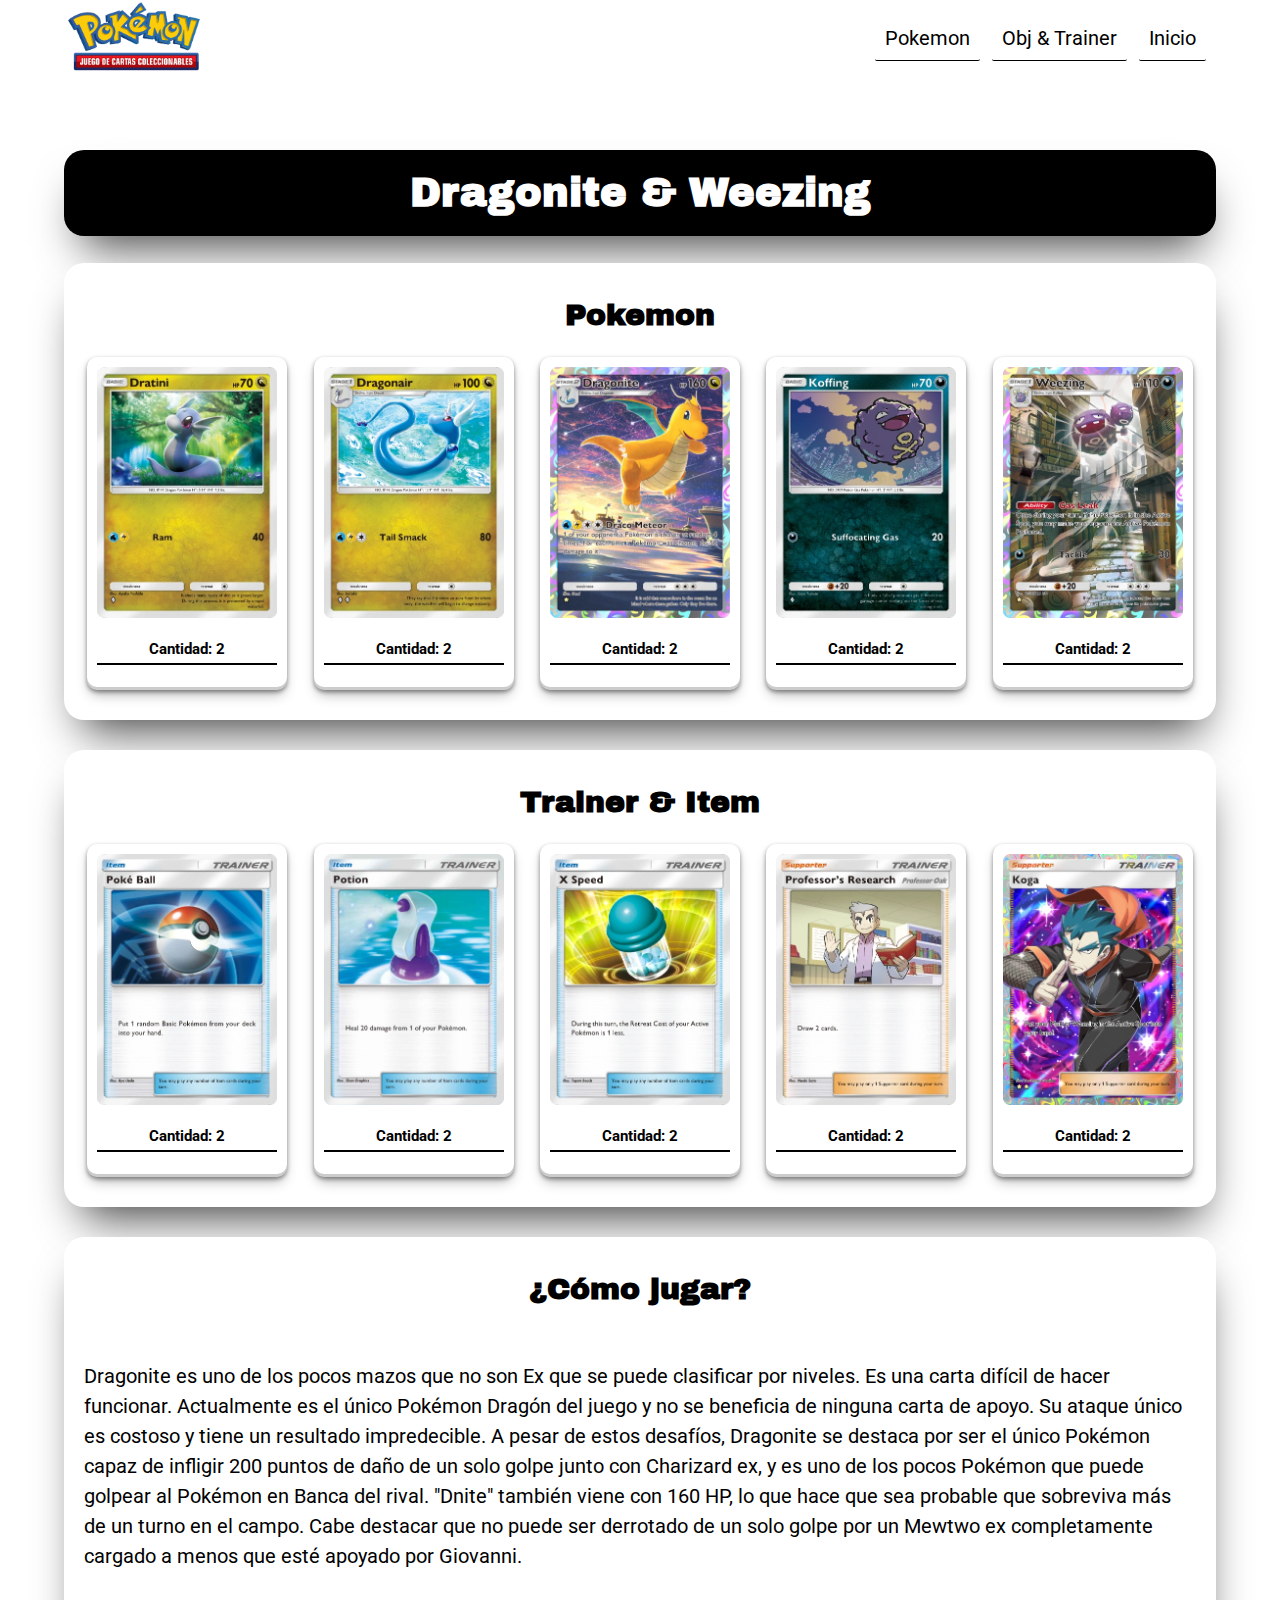
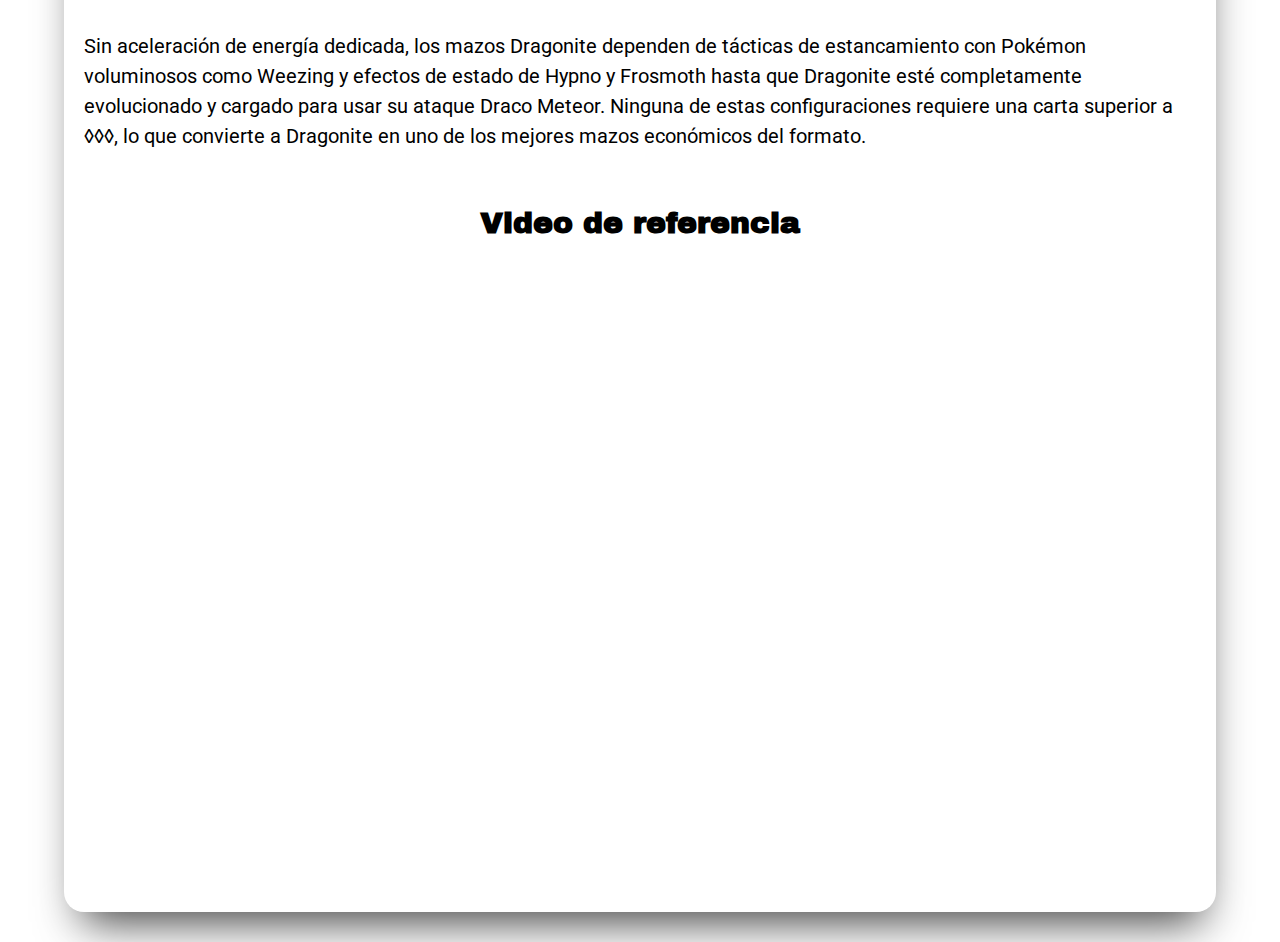
<file: deckpage-dragonite.html>
<!DOCTYPE html>
<html lang="en">
<head>
  <meta charset="UTF-8">
  <meta name="viewport" content="width=device-width, initial-scale=1.0">
  <!-- Google Fonts --->
  <link rel="preconnect" href="https://fonts.googleapis.com">
  <link rel="preconnect" href="https://fonts.gstatic.com" crossorigin>
  <link href="https://fonts.googleapis.com/css2?family=Archivo+Black&family=Roboto:wght@400;500;700&display=swap" rel="stylesheet">
  <!-- Normalize -->
  <link rel="stylesheet" href="styles/normalize.css">
  <!------ CSS ------->
  <link rel="stylesheet" href="styles/general.css">
  <link rel="stylesheet" href="styles/navbar.css">
  <link rel="stylesheet" href="styles/deckpage.css">

  <link rel="icon" href="images/logo/pokeball-logo.png">



  <title>DecksTCG-Deck</title>
</head>

  <body>
    <div class="container">
      <nav class="nav">
        <div class="nav-flexbox container">
          <a href="index.html"> <img href="index.html" class="nav-logo" src="images/img-nav/logo.png" alt="logo"> </a>
          <div class="navbar">
          <a href="#section-1">Pokemon</a>
            <a href="#section-2">Obj & Trainer</a>
            <a href="#">Inicio</a>
          </div><!-- .navbar -->
        </div><!-- .nav-flexbox -->
        
      </nav>

      <h1 id="section-1" class="deck-tittle">Dragonite & Weezing</h1>

      <section class="deck-section">
        <h2>Pokemon</h2>
        <div class="card-container-grid">
          <div class="card-item">
            <div class="card">
              <img class="card-img" src="images/cards/dratini.webp" alt="dratini">
              <p>Cantidad: 2</p>
            </div><!-- .card -->
          </div><!-- .card-item -->

          <div class="card-item">
            <div class="card">
              <img class="card-img" src="images/cards/dragonair.webp" alt="dragonair">
              <p>Cantidad: 2</p>
            </div><!-- .card -->
          </div><!-- .card-item -->

          <div class="card-item">
            <div class="card">
              <img class="card-img" src="images/cards/dragonite.webp" alt="dragonite">
              <p>Cantidad: 2</p>
            </div><!-- .card -->
          </div><!-- .card-item -->

          <div class="card-item">
            <div class="card">
              <img class="card-img" src="images/cards/koffing.webp" alt="Koffing">
              <p>Cantidad: 2</p>
            </div><!-- .card -->
          </div><!-- .card-item -->

          <div class="card-item">
            <div class="card">
              <img class="card-img" src="images/cards/weezing.webp" alt="weezing">
              <p>Cantidad: 2</p>
            </div><!-- .card -->
          </div><!-- .card-item -->
          

        </div><!-- .card-container-grid -->
      </section>

      <section id="section-2" class="deck-section">
        <h2>Trainer & Item</h2>
        <div class="card-container-grid">
          <div class="card-item">
            <div class="card">
              <img class="card-img" src="images/trainer-objects-cards/pokeball.webp" alt="pokeball">
              <p>Cantidad: 2</p>
            </div><!-- .card -->
          </div><!-- .card-item -->

          <div class="card-item">
            <div class="card">
              <img class="card-img" src="images/trainer-objects-cards/potion.webp" alt="potion">
              <p>Cantidad: 2</p>
            </div><!-- .card -->
          </div><!-- .card-item -->

          <div class="card-item">
            <div class="card">
              <img class="card-img" src="images/trainer-objects-cards/x-speed.webp" alt="x-speed">
              <p>Cantidad: 2</p>
            </div><!-- .card -->
          </div><!-- .card-item -->

          <div class="card-item">
            <div class="card">
              <img class="card-img" src="images/trainer-objects-cards/professoroak.webp" alt="x-speed">
              <p>Cantidad: 2</p>
            </div><!-- .card -->
          </div><!-- .card-item -->

          <div class="card-item">
            <div class="card">
              <img class="card-img" src="images/trainer-objects-cards/koga.webp" alt="x-speed">
              <p>Cantidad: 2</p>
            </div><!-- .card -->
          </div><!-- .card-item -->

        </div><!-- .card-container-grid -->
      </section>

      <section class="deck-section flex">
        <h2>¿Cómo jugar?</h2>
        <p class="deck-description">Dragonite es uno de los pocos mazos que no son Ex que se puede clasificar por niveles. Es una carta difícil de hacer funcionar. Actualmente es el único Pokémon Dragón del juego y no se beneficia de ninguna carta de apoyo. Su ataque único es costoso y tiene un resultado impredecible. A pesar de estos desafíos, Dragonite se destaca por ser el único Pokémon capaz de infligir 200 puntos de daño de un solo golpe junto con Charizard ex, y es uno de los pocos Pokémon que puede golpear al Pokémon en Banca del rival. "Dnite" también viene con 160 HP, lo que hace que sea probable que sobreviva más de un turno en el campo. Cabe destacar que no puede ser derrotado de un solo golpe por un Mewtwo ex completamente cargado a menos que esté apoyado por Giovanni.</p>

        <p class="deck-description">Sin aceleración de energía dedicada, los mazos Dragonite dependen de tácticas de estancamiento con Pokémon voluminosos como Weezing y efectos de estado de Hypno y Frosmoth hasta que Dragonite esté completamente evolucionado y cargado para usar su ataque Draco Meteor. Ninguna de estas configuraciones requiere una carta superior a ◊◊◊, lo que convierte a Dragonite en uno de los mejores mazos económicos del formato.</p>

        <h2>Video de referencia</h2>
        <div class="video-container">
          <iframe class="responsive-iframe" src="https://www.youtube.com/embed/CIYHH_V9o4k?si=NoffOr0JXkP0UwsW" title="YouTube video player" frameborder="0" allow="accelerometer; autoplay; clipboard-write; encrypted-media; gyroscope; picture-in-picture; web-share" referrerpolicy="strict-origin-when-cross-origin" allowfullscreen></iframe>
        </div>
      </section>
      
    </div><!-- .container -->
      

   

</body>
</html>
</file>
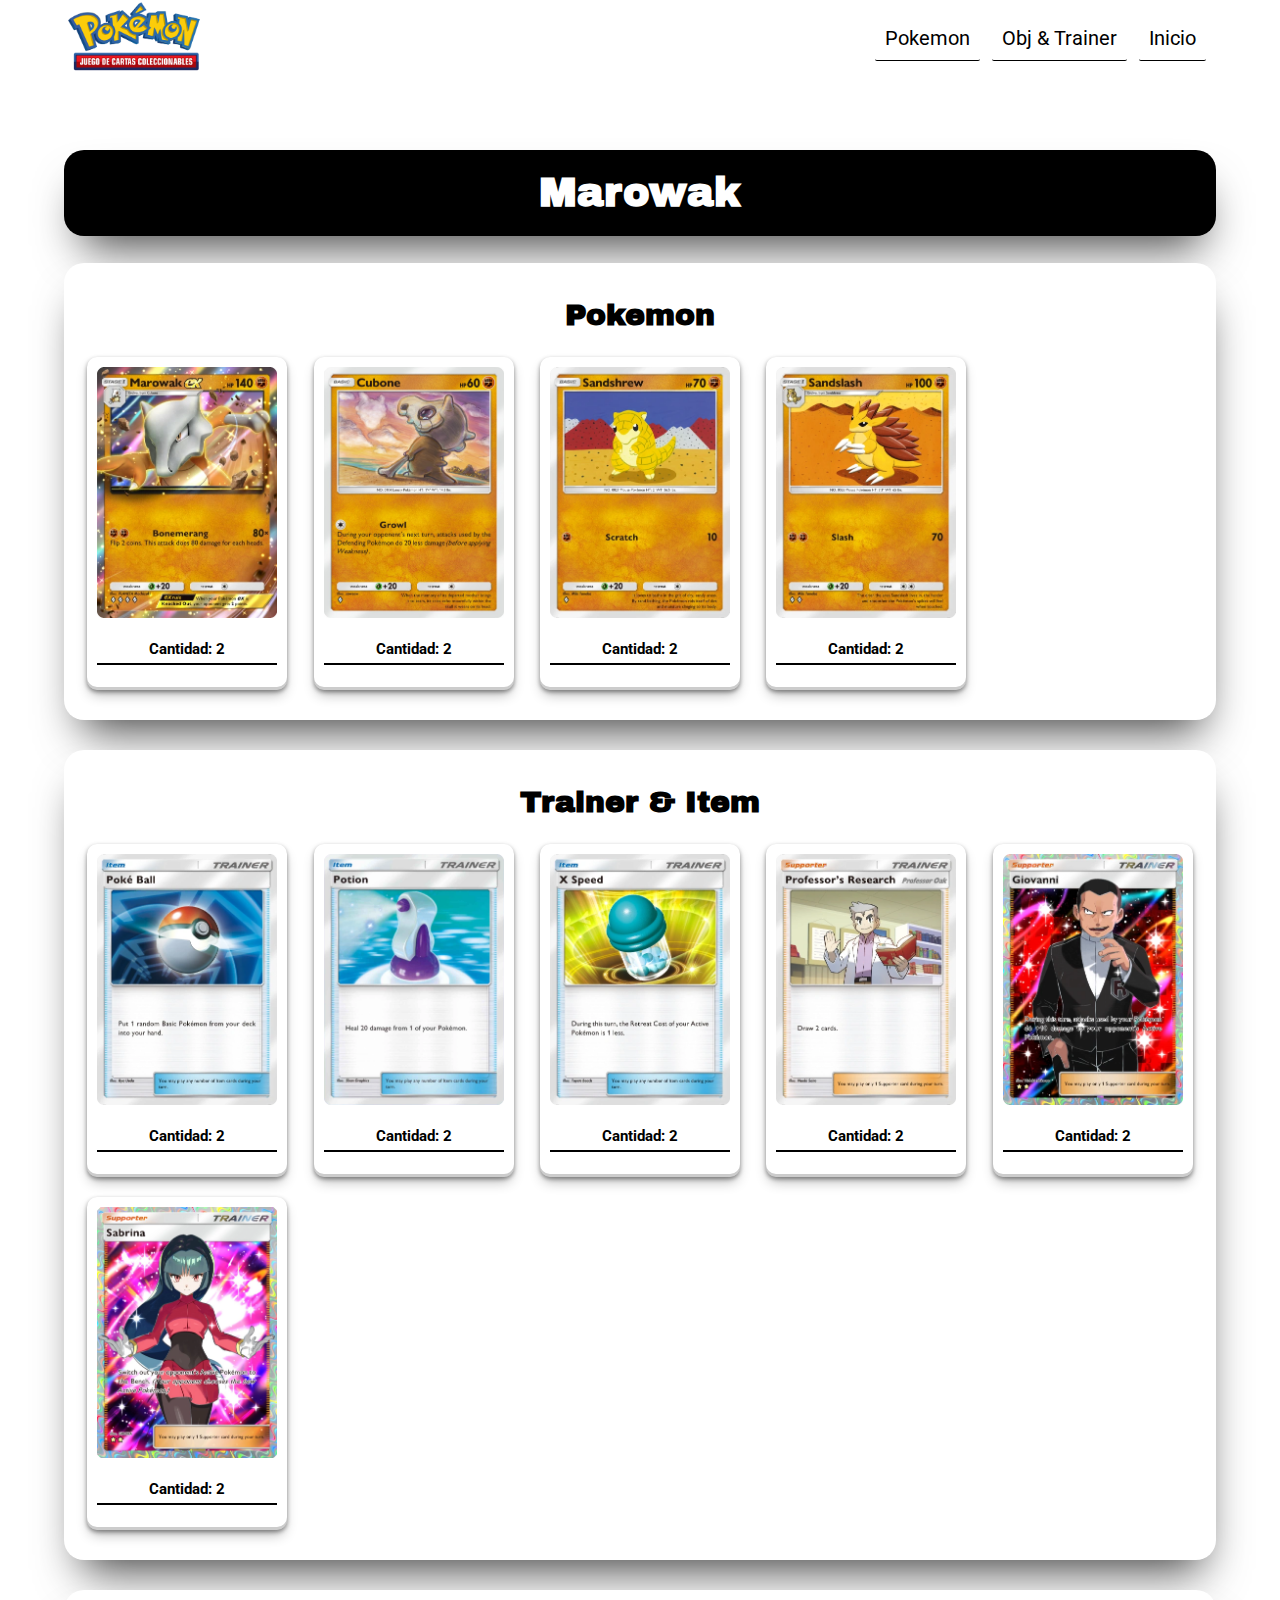
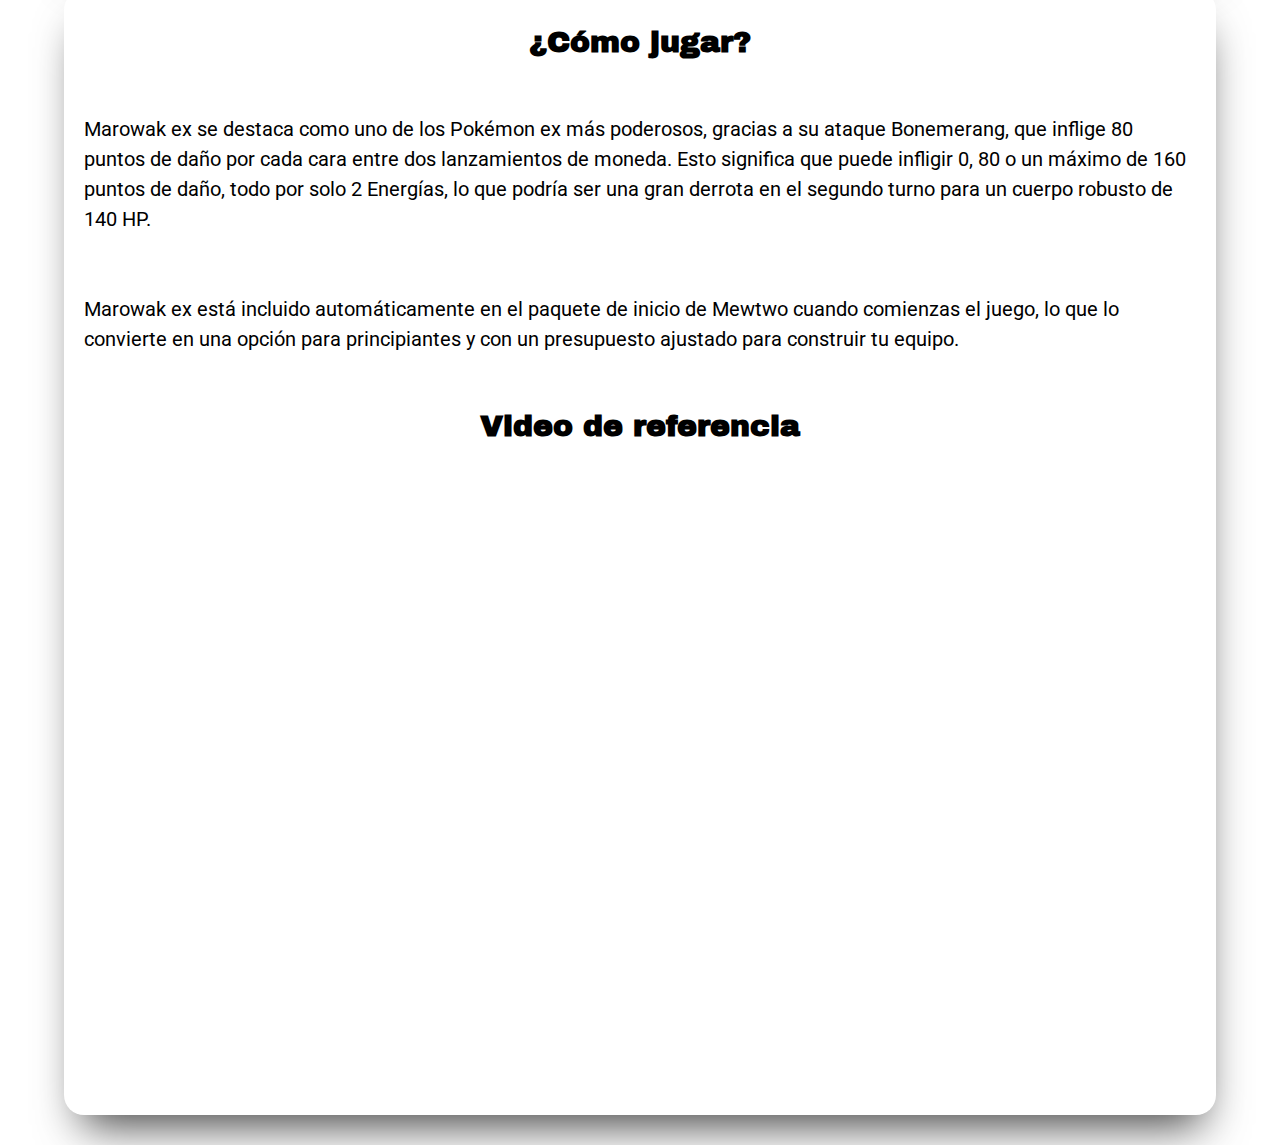
<file: deckpage-marowak.html>
<!DOCTYPE html>
<html lang="en">
<head>
  <meta charset="UTF-8">
  <meta name="viewport" content="width=device-width, initial-scale=1.0">
  <!-- Google Fonts --->
  <link rel="preconnect" href="https://fonts.googleapis.com">
  <link rel="preconnect" href="https://fonts.gstatic.com" crossorigin>
  <link href="https://fonts.googleapis.com/css2?family=Archivo+Black&family=Roboto:wght@400;500;700&display=swap" rel="stylesheet">
  <!-- Normalize -->
  <link rel="stylesheet" href="styles/normalize.css">
  <!------ CSS ------->
  <link rel="stylesheet" href="styles/general.css">
  <link rel="stylesheet" href="styles/navbar.css">
  <link rel="stylesheet" href="styles/deckpage.css">

  <link rel="icon" href="images/logo/pokeball-logo.png">



  <title>DecksTCG-Deck</title>
</head>

  <body>
    <div class="container">
      <nav class="nav">
        <div class="nav-flexbox container">
          <a href="index.html"> <img href="index.html" class="nav-logo" src="images/img-nav/logo.png" alt="logo"> </a>
          <div class="navbar">
            <a href="#section-1">Pokemon</a>
            <a href="#section-2">Obj & Trainer</a>
            <a href="#">Inicio</a>
          </div><!-- .navbar -->
        </div><!-- .nav-flexbox -->
        
      </nav>

      <h1 id="section-1" class="deck-tittle">Marowak</h1>

      <section class="deck-section">
        <h2>Pokemon</h2>
        <div class="card-container-grid">
          <div class="card-item">
            <div class="card">
              <img class="card-img" src="images/cards/marowakex.webp" alt="marowakex">
              <p>Cantidad: 2</p>
            </div><!-- .card -->
          </div><!-- .card-item -->

          <div class="card-item">
            <div class="card">
              <img class="card-img" src="images/cards/cubone.webp" alt="cubone">
              <p>Cantidad: 2</p>
            </div><!-- .card -->
          </div><!-- .card-item -->

          <div class="card-item">
            <div class="card">
              <img class="card-img" src="images/cards/sandshrew.webp" alt="sandshrew">
              <p>Cantidad: 2</p>
            </div><!-- .card -->
          </div><!-- .card-item -->

          <div class="card-item">
            <div class="card">
              <img class="card-img" src="images/cards/sandslash.webp" alt="sandlash">
              <p>Cantidad: 2</p>
            </div><!-- .card -->
          </div><!-- .card-item -->

        </div><!-- .card-container-grid -->
      </section>

      <section id="section-2" class="deck-section">
        <h2>Trainer & Item</h2>
        <div class="card-container-grid">
          <div class="card-item">
            <div class="card">
              <img class="card-img" src="images/trainer-objects-cards/pokeball.webp" alt="pokeball">
              <p>Cantidad: 2</p>
            </div><!-- .card -->
          </div><!-- .card-item -->

          <div class="card-item">
            <div class="card">
              <img class="card-img" src="images/trainer-objects-cards/potion.webp" alt="potion">
              <p>Cantidad: 2</p>
            </div><!-- .card -->
          </div><!-- .card-item -->

          <div class="card-item">
            <div class="card">
              <img class="card-img" src="images/trainer-objects-cards/x-speed.webp" alt="x-speed">
              <p>Cantidad: 2</p>
            </div><!-- .card -->
          </div><!-- .card-item -->

          <div class="card-item">
            <div class="card">
              <img class="card-img" src="images/trainer-objects-cards/professoroak.webp" alt="professoroak">
              <p>Cantidad: 2</p>
            </div><!-- .card -->
          </div><!-- .card-item -->

          <div class="card-item">
            <div class="card">
              <img class="card-img" src="images/trainer-objects-cards/giovanni.webp" alt="giovanni">
              <p>Cantidad: 2</p>
            </div><!-- .card -->
          </div><!-- .card-item -->

          <div class="card-item">
            <div class="card">
              <img class="card-img" src="images/trainer-objects-cards/sabrina.webp" alt="sabrina">
              <p>Cantidad: 2</p>
            </div><!-- .card -->
          </div><!-- .card-item -->

        </div><!-- .card-container-grid -->
      </section>

      <section class="deck-section flex">
        <h2>¿Cómo jugar?</h2>
        <p class="deck-description">
          Marowak ex se destaca como uno de los Pokémon ex más poderosos, gracias a su ataque Bonemerang, que inflige 80 puntos de daño por cada cara entre dos lanzamientos de moneda. Esto significa que puede infligir 0, 80 o un máximo de 160 puntos de daño, todo por solo 2 Energías, lo que podría ser una gran derrota en el segundo turno para un cuerpo robusto de 140 HP.
        </p>

        <p class="deck-description">
          Marowak ex está incluido automáticamente en el paquete de inicio de Mewtwo cuando comienzas el juego, lo que lo convierte en una opción para principiantes y con un presupuesto ajustado para construir tu equipo.
        </p>

        <h2>Video de referencia</h2>
        <div class="video-container">
          <iframe class="responsive-iframe"  src="https://www.youtube.com/embed/k9r1uxbFXBI?si=iS1ecZsspmOsxEUo" title="YouTube video player" frameborder="0" allow="accelerometer; autoplay; clipboard-write; encrypted-media; gyroscope; picture-in-picture; web-share" referrerpolicy="strict-origin-when-cross-origin" allowfullscreen></iframe>
        </div>
        
      </section>
      
    </div><!-- .container -->
      

   

</body>
</html>
</file>
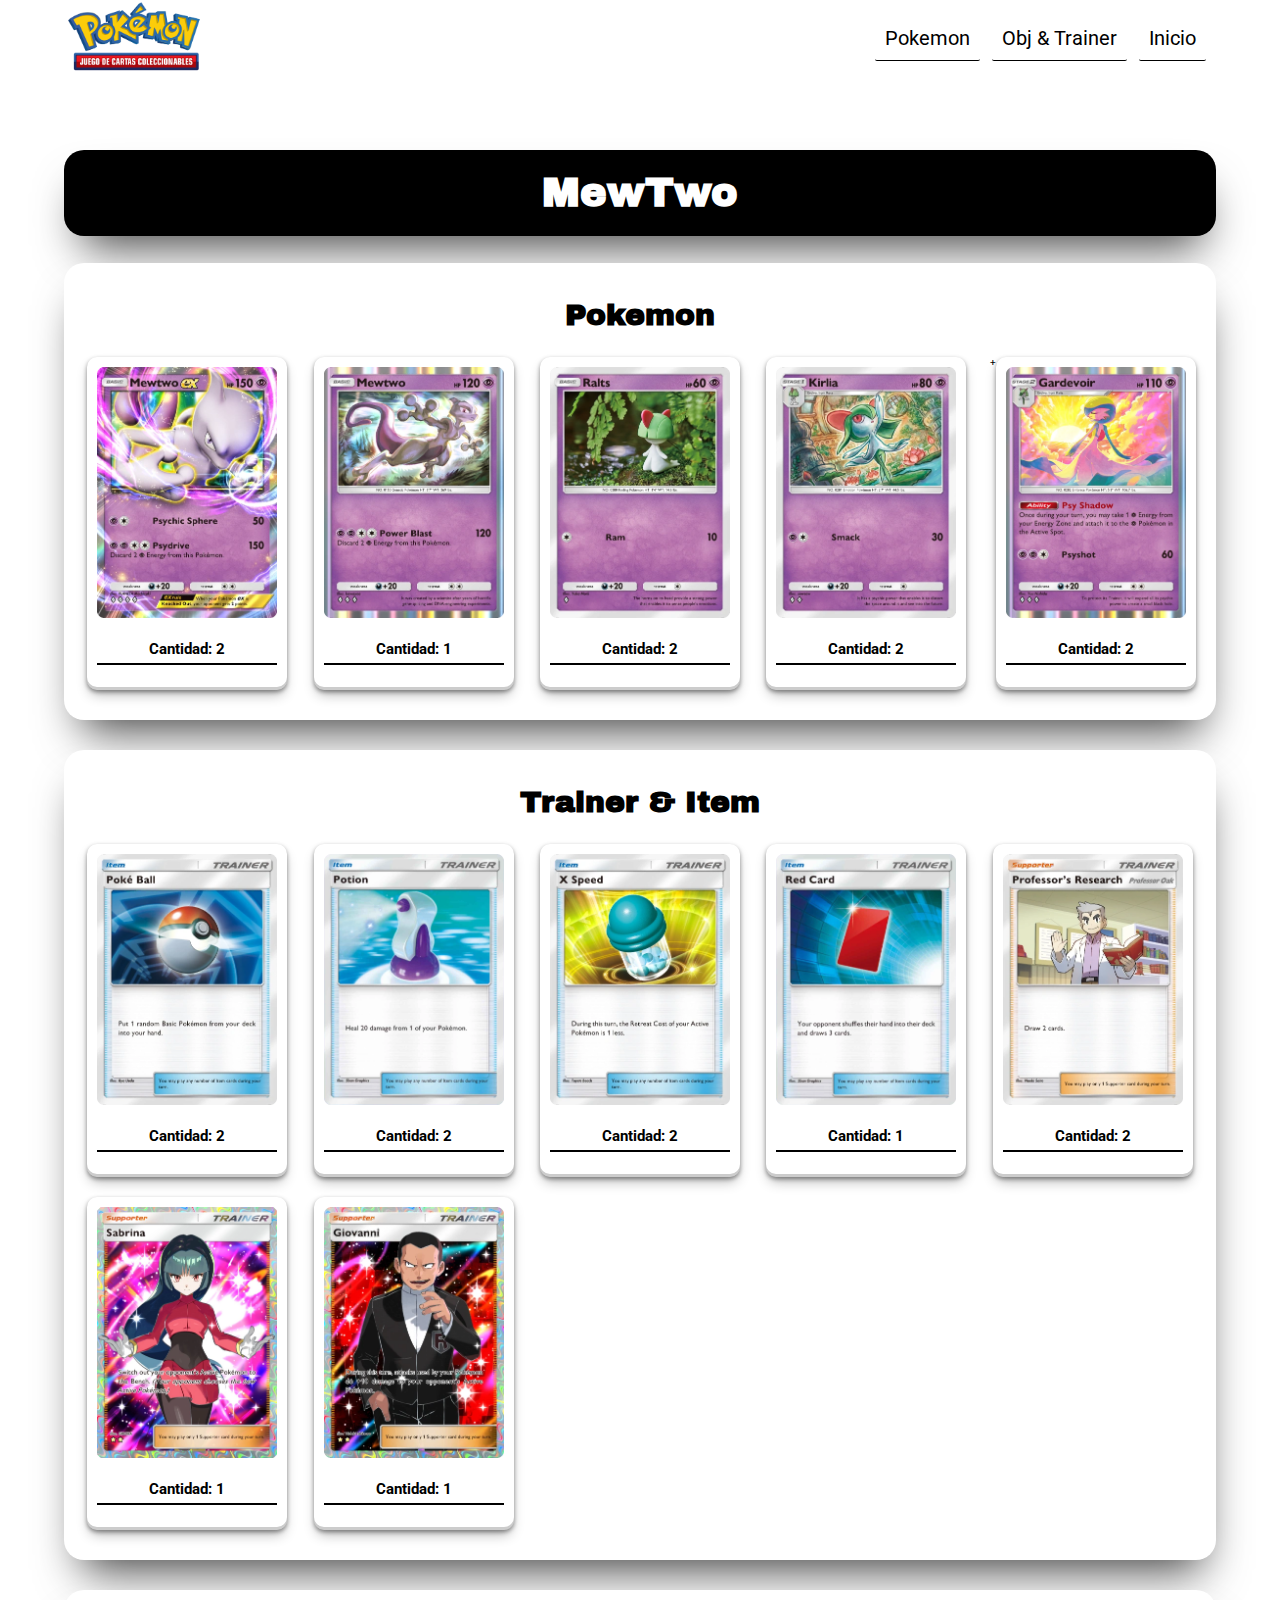
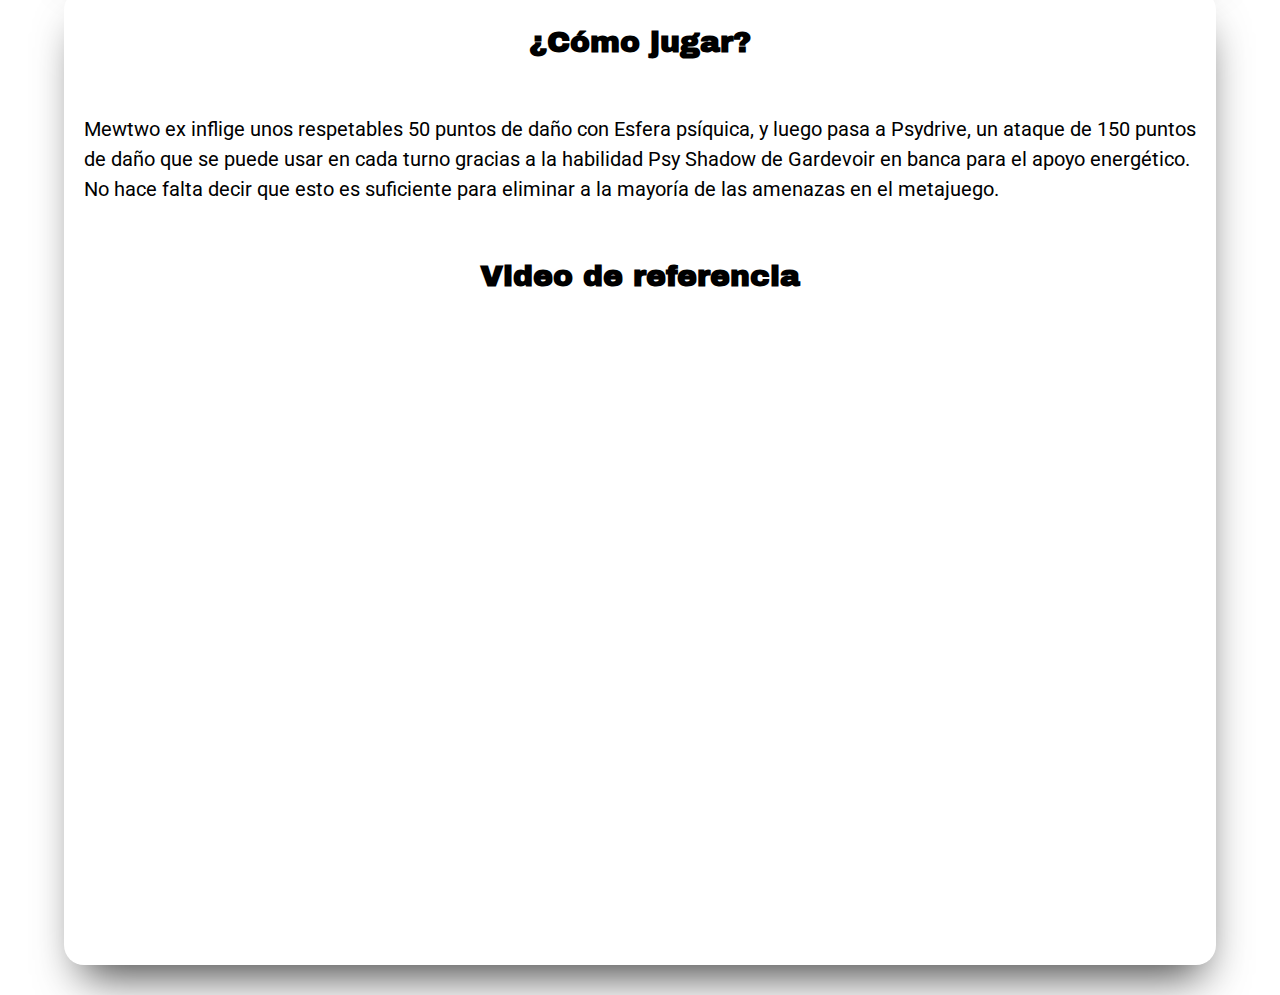
<file: deckpage-mewtwo.html>
<!DOCTYPE html>
<html lang="en">
<head>
  <meta charset="UTF-8">
  <meta name="viewport" content="width=device-width, initial-scale=1.0">
  <!-- Google Fonts --->
  <link rel="preconnect" href="https://fonts.googleapis.com">
  <link rel="preconnect" href="https://fonts.gstatic.com" crossorigin>
  <link href="https://fonts.googleapis.com/css2?family=Archivo+Black&family=Roboto:wght@400;500;700&display=swap" rel="stylesheet">
  <!-- Normalize -->
  <link rel="stylesheet" href="styles/normalize.css">
  <!------ CSS ------->
  <link rel="stylesheet" href="styles/general.css">
  <link rel="stylesheet" href="styles/navbar.css">
  <link rel="stylesheet" href="styles/deckpage.css">

  <link rel="icon" href="images/logo/pokeball-logo.png">



  <title>DecksTCG-Deck</title>
</head>

  <body>
    <div class="container">
      <nav class="nav">
        <div class="nav-flexbox container">
          <a href="index.html"> <img href="index.html" class="nav-logo" src="images/img-nav/logo.png" alt="logo"> </a>
          <div class="navbar">
            <a href="#section-1">Pokemon</a>
            <a href="#section-2">Obj & Trainer</a>
            <a href="#">Inicio</a>
          </div><!-- .navbar -->
        </div><!-- .nav-flexbox -->
        
      </nav>

      <h1 id="section-1" class="deck-tittle">MewTwo</h1>

      <section class="deck-section">
        <h2>Pokemon</h2>
        <div class="card-container-grid">
          <div class="card-item">
            <div class="card">
              <img class="card-img" src="images/cards/mewtwoex.webp" alt="mewtwoex">
              <p>Cantidad: 2</p>
            </div><!-- .card -->
          </div><!-- .card-item -->

          <div class="card-item">
            <div class="card">
              <img class="card-img" src="images/cards/mewtwo.webp" alt="mewtwo">
              <p>Cantidad: 1</p>
            </div><!-- .card -->
          </div><!-- .card-item -->

          <div class="card-item">
            <div class="card">
              <img class="card-img" src="images/cards/ralts.webp" alt="ralts">
              <p>Cantidad: 2</p>
            </div><!-- .card -->
          </div><!-- .card-item -->

          <div class="card-item">
            <div class="card">
              <img class="card-img" src="images/cards/kirlia.webp" alt="kirlia">
              <p>Cantidad: 2</p>
            </div><!-- .card -->
          </div><!-- .card-item -->

          <div class="card-item">+
            <div class="card">
              <img class="card-img" src="images/cards/gardevoir.webp" alt="gardevoir">
              <p>Cantidad: 2</p>
            </div><!-- .card -->
          </div><!-- .card-item -->
          

        </div><!-- .card-container-grid -->
      </section>

      <section id="section-2" class="deck-section">
        <h2>Trainer & Item</h2>
        <div class="card-container-grid">
          <div class="card-item">
            <div class="card">
              <img class="card-img" src="images/trainer-objects-cards/pokeball.webp" alt="pokeball">
              <p>Cantidad: 2</p>
            </div><!-- .card -->
          </div><!-- .card-item -->

          <div class="card-item">
            <div class="card">
              <img class="card-img" src="images/trainer-objects-cards/potion.webp" alt="potion">
              <p>Cantidad: 2</p>
            </div><!-- .card -->
          </div><!-- .card-item -->

          <div class="card-item">
            <div class="card">
              <img class="card-img" src="images/trainer-objects-cards/x-speed.webp" alt="x-speed">
              <p>Cantidad: 2</p>
            </div><!-- .card -->
          </div><!-- .card-item -->

          <div class="card-item">
            <div class="card">
              <img class="card-img" src="images/trainer-objects-cards/redcard.webp" alt="red-card">
              <p>Cantidad: 1</p>
            </div><!-- .card -->
          </div><!-- .card-item -->

          <div class="card-item">
            <div class="card">
              <img class="card-img" src="images/trainer-objects-cards/professoroak.webp" alt="professoroak">
              <p>Cantidad: 2</p>
            </div><!-- .card -->
          </div><!-- .card-item -->

          <div class="card-item">
            <div class="card">
              <img class="card-img" src="images/trainer-objects-cards/sabrina.webp" alt="sabrina">
              <p>Cantidad: 1</p>
            </div><!-- .card -->
          </div><!-- .card-item -->

          <div class="card-item">
            <div class="card">
              <img class="card-img" src="images/trainer-objects-cards/giovanni.webp" alt="giovanni">
              <p>Cantidad: 1</p>
            </div><!-- .card -->
          </div><!-- .card-item -->

        </div><!-- .card-container-grid -->
      </section>

      <section class="deck-section flex">
        <h2>¿Cómo jugar?</h2>
        <p class="deck-description">
           Mewtwo ex inflige unos respetables 50 puntos de daño con Esfera psíquica, y luego pasa a Psydrive, un ataque de 150 puntos de daño que se puede usar en cada turno gracias a la habilidad Psy Shadow de Gardevoir en banca para el apoyo energético. No hace falta decir que esto es suficiente para eliminar a la mayoría de las amenazas en el metajuego.
        </p>
        
        <h2>Video de referencia</h2>
        <div class="video-container">
          <iframe class="responsive-iframe"  src="https://www.youtube.com/embed/8fdjWkBxDmY?si=XJvteDA_sdWv62-h" title="YouTube video player" frameborder="0" allow="accelerometer; autoplay; clipboard-write; encrypted-media; gyroscope; picture-in-picture; web-share" referrerpolicy="strict-origin-when-cross-origin" allowfullscreen></iframe>
        </div>
      </section>
      
    </div><!-- .container -->
      

   

</body>
</html>
</file>
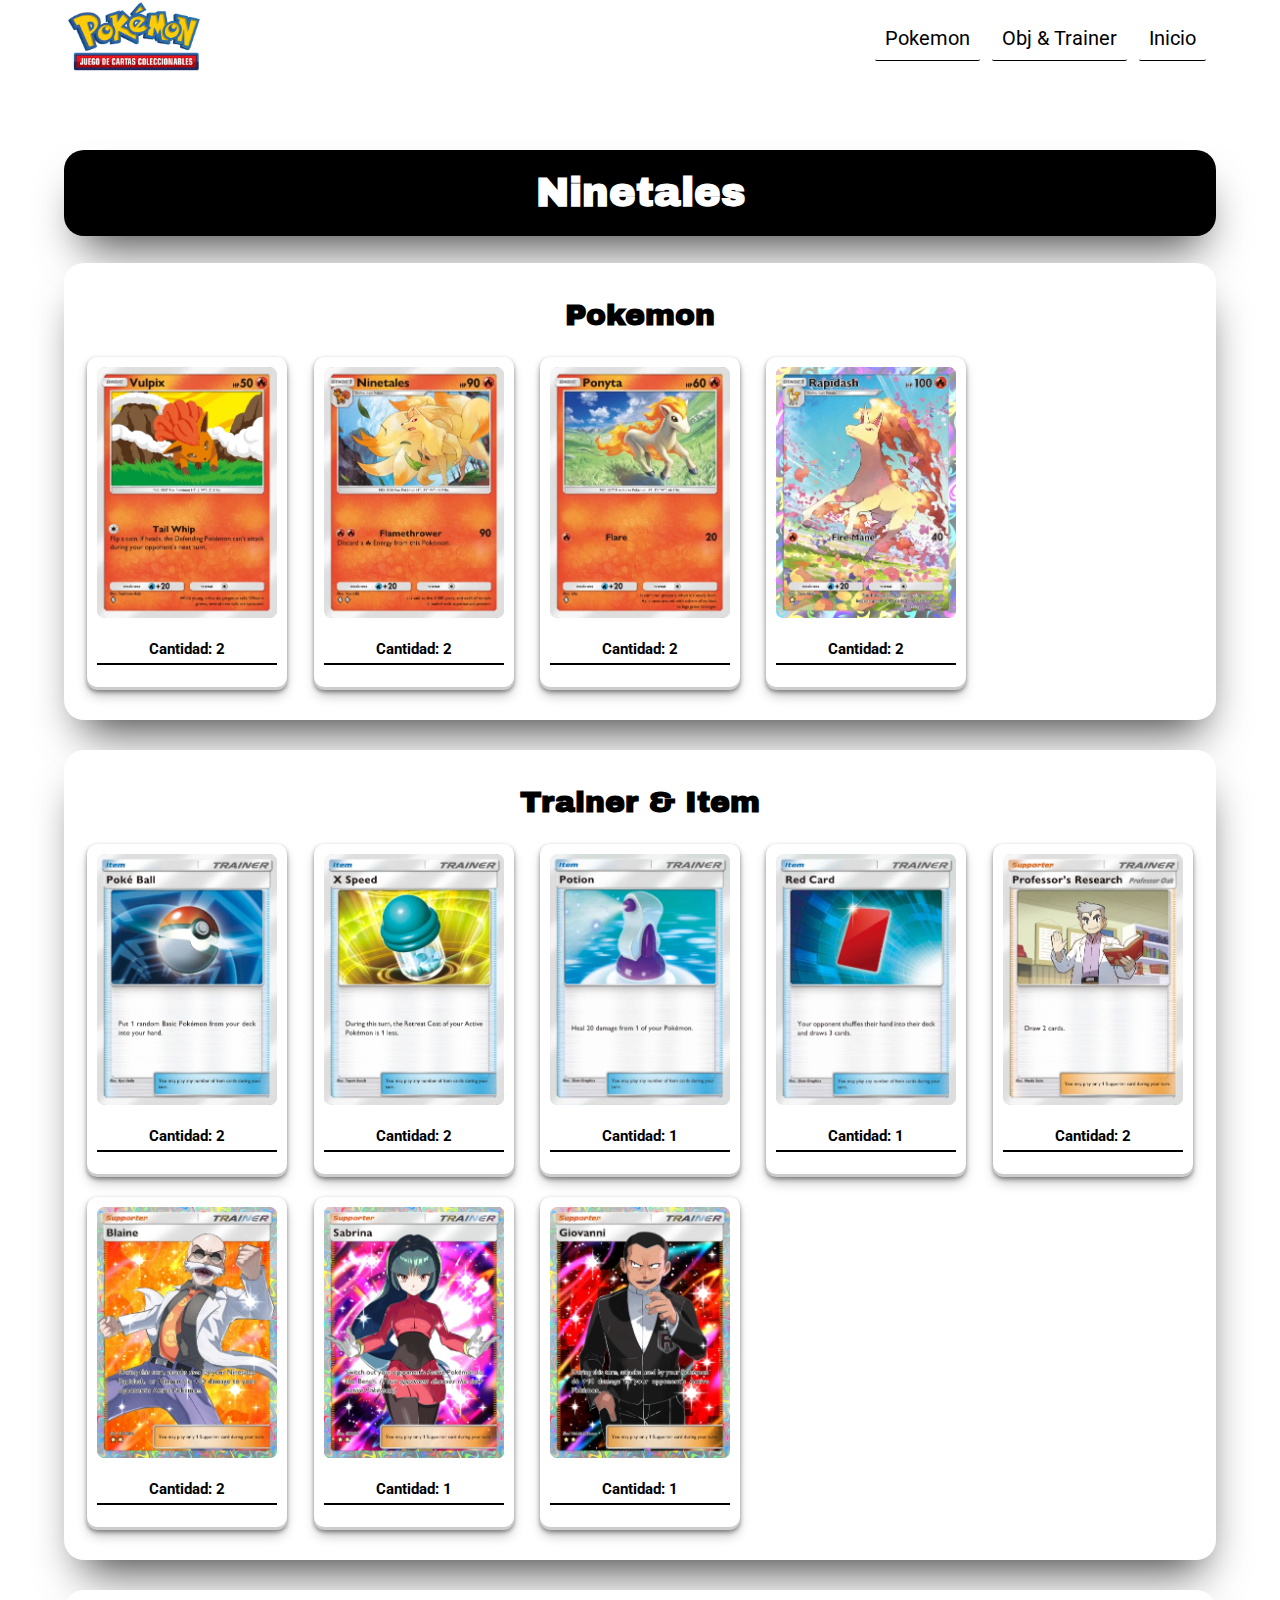
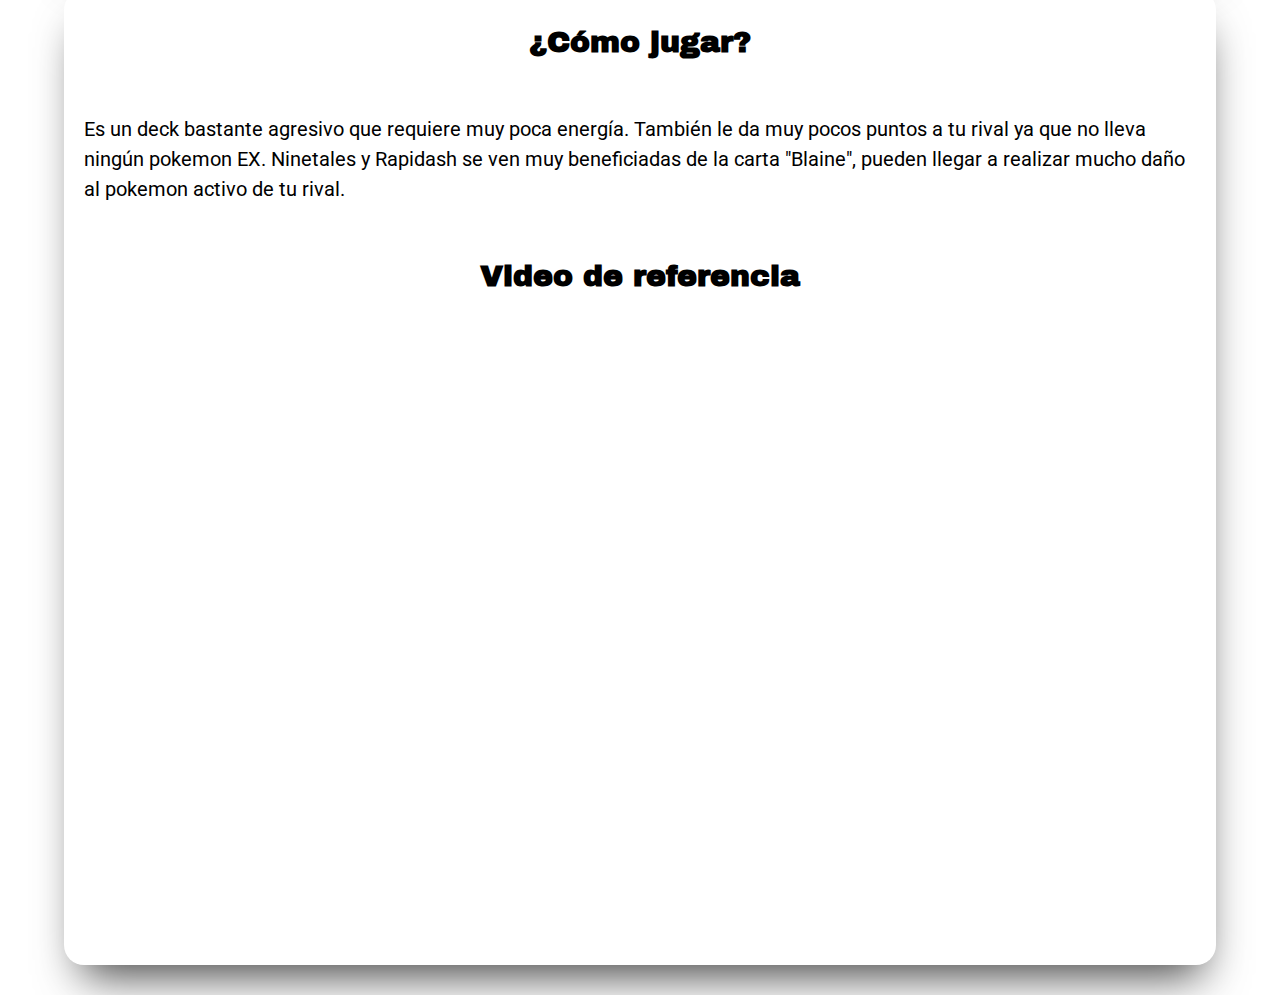
<file: deckpage-ninetales.html>
<!DOCTYPE html>
<html lang="en">
<head>
  <meta charset="UTF-8">
  <meta name="viewport" content="width=device-width, initial-scale=1.0">
  <!-- Google Fonts --->
  <link rel="preconnect" href="https://fonts.googleapis.com">
  <link rel="preconnect" href="https://fonts.gstatic.com" crossorigin>
  <link href="https://fonts.googleapis.com/css2?family=Archivo+Black&family=Roboto:wght@400;500;700&display=swap" rel="stylesheet">
  <!-- Normalize -->
  <link rel="stylesheet" href="styles/normalize.css">
  <!------ CSS ------->
  <link rel="stylesheet" href="styles/general.css">
  <link rel="stylesheet" href="styles/navbar.css">
  <link rel="stylesheet" href="styles/deckpage.css">

  <link rel="icon" href="images/logo/pokeball-logo.png">



  <title>DecksTCG-Deck</title>
</head>

  <body>
    <div class="container">
      <nav class="nav">
        <div class="nav-flexbox container">
          <a href="index.html"> <img href="index.html" class="nav-logo" src="images/img-nav/logo.png" alt="logo"> </a>
          <div class="navbar">
            <a href="#section-1">Pokemon</a>
            <a href="#section-2">Obj & Trainer</a>
            <a href="#">Inicio</a>
          </div><!-- .navbar -->
        </div><!-- .nav-flexbox -->
        
      </nav>

      <h1 id="section-1" class="deck-tittle">Ninetales</h1>

      <section class="deck-section">
        <h2>Pokemon</h2>
        <div class="card-container-grid">
          <div class="card-item">
            <div class="card">
              <img class="card-img" src="images/cards/vulpix.webp" alt="vulpix">
              <p>Cantidad: 2</p>
            </div><!-- .card -->
          </div><!-- .card-item -->

          <div class="card-item">
            <div class="card">
              <img class="card-img" src="images/cards/ninetales.webp" alt="ninetales">
              <p>Cantidad: 2</p>
            </div><!-- .card -->
          </div><!-- .card-item -->

          <div class="card-item">
            <div class="card">
              <img class="card-img" src="images/cards/ponyta.webp" alt="ponyta">
              <p>Cantidad: 2</p>
            </div><!-- .card -->
          </div><!-- .card-item -->  
          
          <div class="card-item">
            <div class="card">
              <img class="card-img" src="images/cards/rapidash.webp" alt="rapidash">
              <p>Cantidad: 2</p>
            </div><!-- .card -->
          </div><!-- .card-item --> 

        </div><!-- .card-container-grid -->
      </section>

      <section id="section-2" class="deck-section">
        <h2>Trainer & Item</h2>
        <div class="card-container-grid">
          <div class="card-item">
            <div class="card">
              <img class="card-img" src="images/trainer-objects-cards/pokeball.webp" alt="pokeball">
              <p>Cantidad: 2</p>
            </div><!-- .card -->
          </div><!-- .card-item -->

          <div class="card-item">
            <div class="card">
              <img class="card-img" src="images/trainer-objects-cards/x-speed.webp" alt="x-speed">
              <p>Cantidad: 2</p>
            </div><!-- .card -->
          </div><!-- .card-item -->

          <div class="card-item">
            <div class="card">
              <img class="card-img" src="images/trainer-objects-cards/potion.webp" alt="potion">
              <p>Cantidad: 1</p>
            </div><!-- .card -->
          </div><!-- .card-item -->

          <div class="card-item">
            <div class="card">
              <img class="card-img" src="images/trainer-objects-cards/redcard.webp" alt="red-card">
              <p>Cantidad: 1</p>
            </div><!-- .card -->
          </div><!-- .card-item -->

          <div class="card-item">
            <div class="card">
              <img class="card-img" src="images/trainer-objects-cards/professoroak.webp" alt="professoroak">
              <p>Cantidad: 2</p>
            </div><!-- .card -->
          </div><!-- .card-item -->

          <div class="card-item">
            <div class="card">
              <img class="card-img" src="images/trainer-objects-cards/blaine.webp" alt="blaine">
              <p>Cantidad: 2</p>
            </div><!-- .card -->
          </div><!-- .card-item -->

          <div class="card-item">
            <div class="card">
              <img class="card-img" src="images/trainer-objects-cards/sabrina.webp" alt="sabrina">
              <p>Cantidad: 1</p>
            </div><!-- .card -->
          </div><!-- .card-item -->

          <div class="card-item">
            <div class="card">
              <img class="card-img" src="images/trainer-objects-cards/giovanni.webp" alt="giovanni">
              <p>Cantidad: 1</p>
            </div><!-- .card -->
          </div><!-- .card-item -->

        </div><!-- .card-container-grid -->
      </section>

      <section class="deck-section flex">
        <h2>¿Cómo jugar?</h2>
        <p class="deck-description">
          Es un deck bastante agresivo que requiere muy poca energía. También le da muy pocos puntos a tu rival ya que no lleva ningún pokemon EX. 

          Ninetales y Rapidash se ven muy beneficiadas de la carta "Blaine", pueden llegar a realizar mucho daño al pokemon activo de tu rival.
        </p>

        <h2>Video de referencia</h2>

        <div class="video-container">
          <iframe class="responsive-iframe" src="https://www.youtube.com/embed/p45j-HOuPcs?si=fLZJXSHzSvmfzQv6" title="YouTube video player" frameborder="0" allow="accelerometer; autoplay; clipboard-write; encrypted-media; gyroscope; picture-in-picture; web-share" referrerpolicy="strict-origin-when-cross-origin" allowfullscreen></iframe>
        </div>
      </section>
      
    </div><!-- .container -->

</body>
</html>
</file>
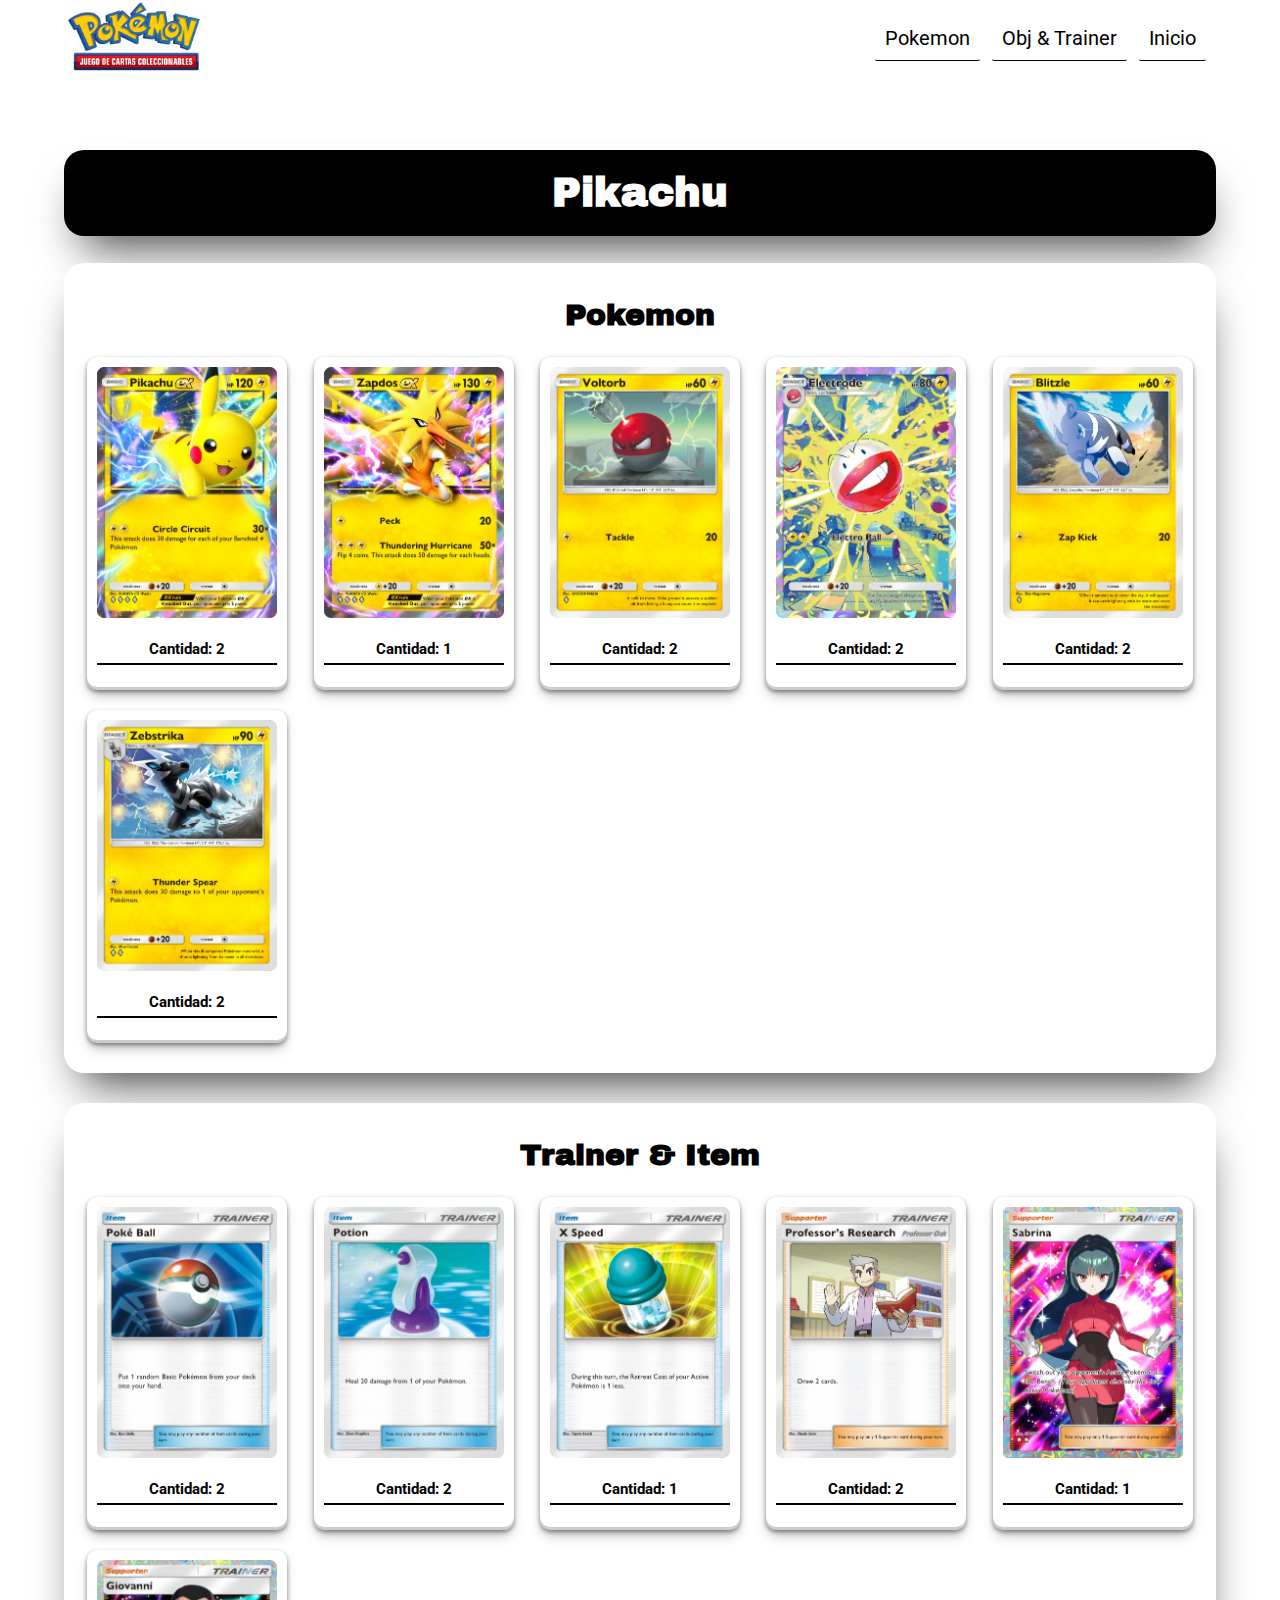
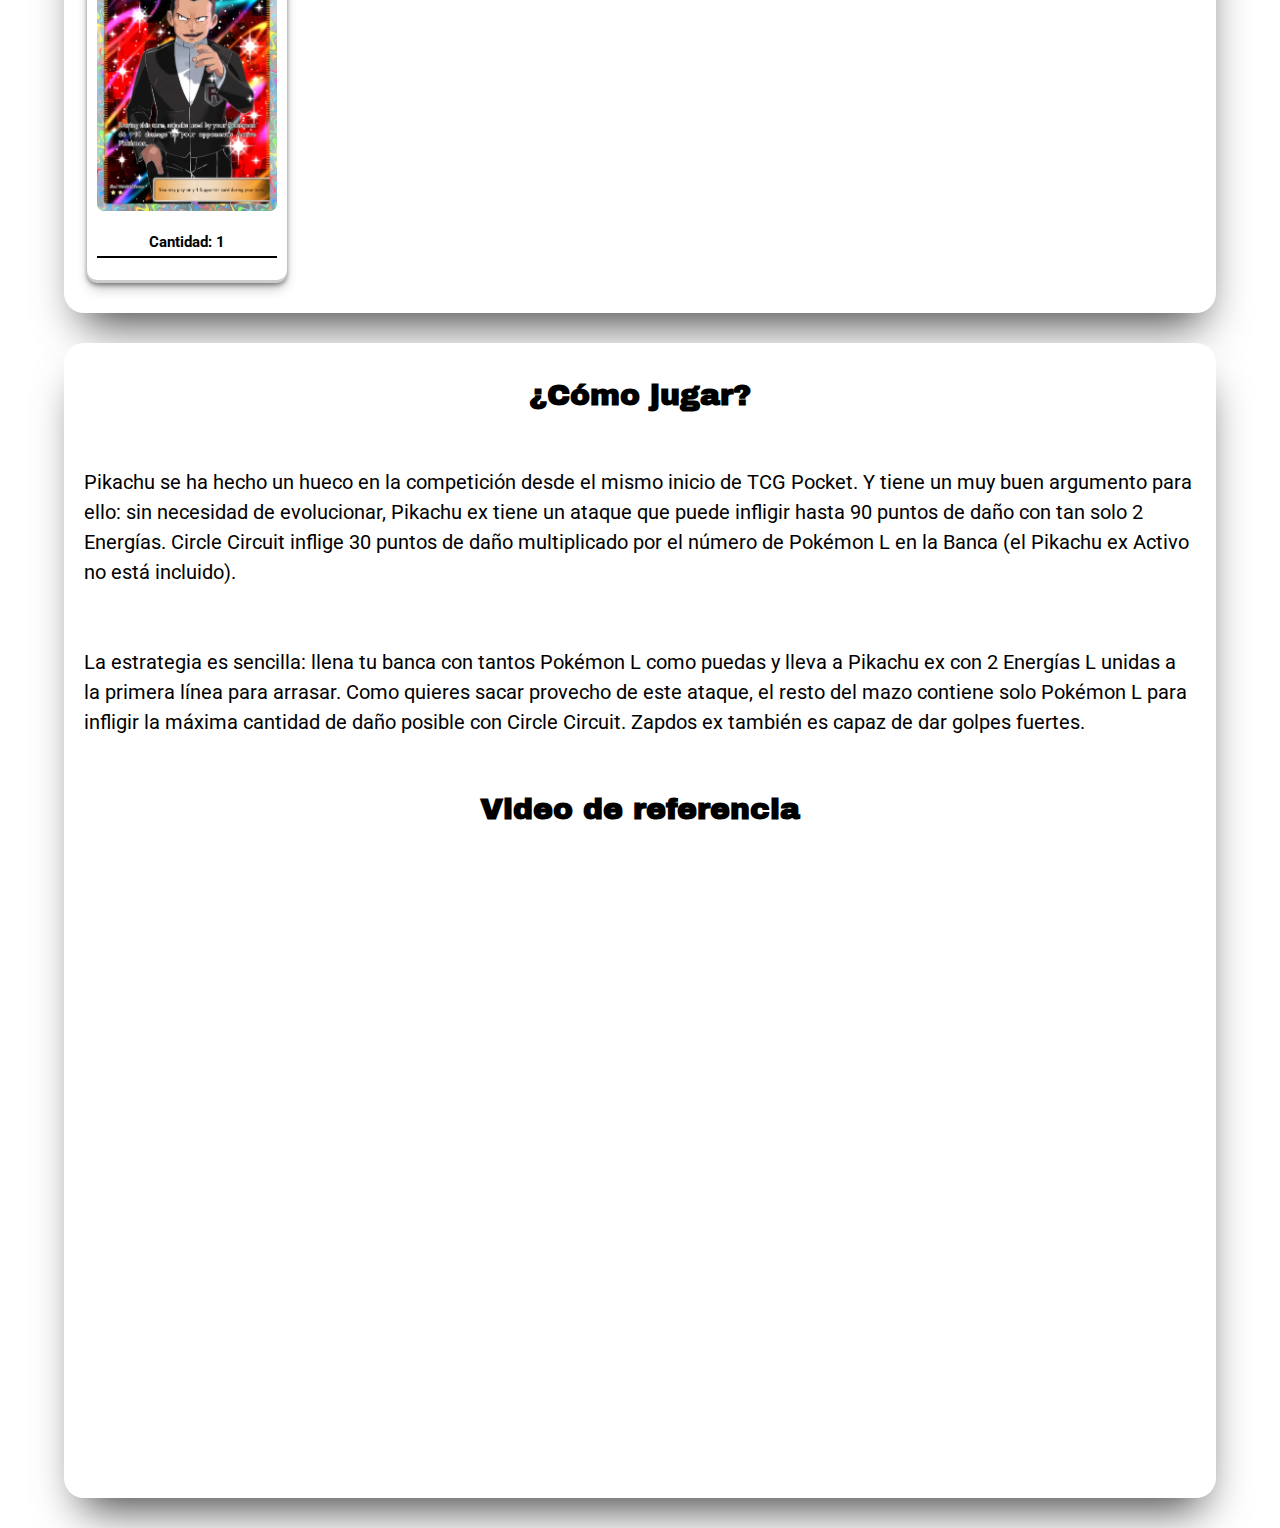
<file: deckpage-pikachu.html>
<!DOCTYPE html>
<html lang="en">
<head>
  <meta charset="UTF-8">
  <meta name="viewport" content="width=device-width, initial-scale=1.0">
  <!-- Google Fonts --->
  <link rel="preconnect" href="https://fonts.googleapis.com">
  <link rel="preconnect" href="https://fonts.gstatic.com" crossorigin>
  <link href="https://fonts.googleapis.com/css2?family=Archivo+Black&family=Roboto:wght@400;500;700&display=swap" rel="stylesheet">
  <!-- Normalize -->
  <link rel="stylesheet" href="styles/normalize.css">
  <!------ CSS ------->
  <link rel="stylesheet" href="styles/general.css">
  <link rel="stylesheet" href="styles/navbar.css">
  <link rel="stylesheet" href="styles/deckpage.css">

  <link rel="icon" href="images/logo/pokeball-logo.png">



  <title>DecksTCG-Deck</title>
</head>

<body>
    <div class="container">
      <nav class="nav">
        <div class="nav-flexbox container">
          <a href="index.html"> <img href="index.html" class="nav-logo" src="images/img-nav/logo.png" alt="logo"> </a>
          <div class="navbar">
            <a href="#section-1">Pokemon</a>
            <a href="#section-2">Obj & Trainer</a>
            <a href="#">Inicio</a>
          </div><!-- .navbar -->
        </div><!-- .nav-flexbox -->
        
      </nav>

      <h1 id="section-1" class="deck-tittle">Pikachu</h1>

      <section class="deck-section">
        <h2>Pokemon</h2>
        <div class="card-container-grid">
          <div class="card-item">
            <div class="card">
              <img class="card-img" src="images/cards/pikachuex.webp" alt="pikachuEX">
              <p>Cantidad: 2</p>
            </div><!-- .card -->
          </div><!-- .card-item -->

          <div class="card-item">
            <div class="card">
              <img class="card-img" src="images/cards/zapdosex.webp" alt="zapdosEX">
              <p>Cantidad: 1</p>
            </div><!-- .card -->
          </div><!-- .card-item -->

          <div class="card-item">
            <div class="card">
              <img class="card-img" src="images/cards/voltorb.webp" alt="voltorb">
              <p>Cantidad: 2</p>
            </div><!-- .card -->
          </div><!-- .card-item -->

          <div class="card-item">
            <div class="card">
              <img class="card-img" src="images/cards/electrode.webp" alt="electrode">
              <p>Cantidad: 2</p>
            </div><!-- .card -->
          </div><!-- .card-item -->

          <div class="card-item">
            <div class="card">
              <img class="card-img" src="images/cards/blitzle.webp" alt="blitzle">
              <p>Cantidad: 2</p>
            </div><!-- .card -->
          </div><!-- .card-item -->

          <div class="card-item">
            <div class="card">
              <img class="card-img" src="images/cards/zebstrika.webp" alt="zebstrika">
              <p>Cantidad: 2</p>
            </div><!-- .card -->
          </div><!-- .card-item -->
          

        </div><!-- .card-container-grid -->
      </section>

      <section id="section-2" class="deck-section">
        <h2>Trainer & Item</h2>
        <div class="card-container-grid">
          <div class="card-item">
            <div class="card">
              <img class="card-img" src="images/trainer-objects-cards/pokeball.webp" alt="pokeball">
              <p>Cantidad: 2</p>
            </div><!-- .card -->
          </div><!-- .card-item -->

          <div class="card-item">
            <div class="card">
              <img class="card-img" src="images/trainer-objects-cards/potion.webp" alt="potion">
              <p>Cantidad: 2</p>
            </div><!-- .card -->
          </div><!-- .card-item -->

          <div class="card-item">
            <div class="card">
              <img class="card-img" src="images/trainer-objects-cards/x-speed.webp" alt="x-speed">
              <p>Cantidad: 1</p>
            </div><!-- .card -->
          </div><!-- .card-item -->

          <div class="card-item">
            <div class="card">
              <img class="card-img" src="images/trainer-objects-cards/professoroak.webp" alt="x-speed">
              <p>Cantidad: 2</p>
            </div><!-- .card -->
          </div><!-- .card-item -->

          <div class="card-item">
            <div class="card">
              <img class="card-img" src="images/trainer-objects-cards/sabrina.webp" alt="sabrina">
              <p>Cantidad: 1</p>
            </div><!-- .card -->
          </div><!-- .card-item -->

          <div class="card-item">
            <div class="card">
              <img class="card-img" src="images/trainer-objects-cards/giovanni.webp" alt="geovanni">
              <p>Cantidad: 1</p>
            </div><!-- .card -->
          </div><!-- .card-item -->

        </div><!-- .card-container-grid -->
      </section>

      <section class="deck-section flex">
        <h2>¿Cómo jugar?</h2>
        <p class="deck-description">Pikachu se ha hecho un hueco en la competición desde el mismo inicio de TCG Pocket. Y tiene un muy buen argumento para ello: sin necesidad de evolucionar, Pikachu ex tiene un ataque que puede infligir hasta 90 puntos de daño con tan solo 2 Energías. Circle Circuit inflige 30 puntos de daño multiplicado por el número de Pokémon L en la Banca (el Pikachu ex Activo no está incluido).</p>

        <p class="deck-description">La estrategia es sencilla: llena tu banca con tantos Pokémon L como puedas y lleva a Pikachu ex con 2 Energías L unidas a la primera línea para arrasar. Como quieres sacar provecho de este ataque, el resto del mazo contiene solo Pokémon L para infligir la máxima cantidad de daño posible con Circle Circuit. Zapdos ex también es capaz de dar golpes fuertes.</p>

        <h2>Video de referencia</h2>
        <div class="video-container">
          <iframe class="responsive-iframe" src="https://www.youtube.com/embed/pfCss9R1KPs?si=TtaGN37AyTZ-NDsT" title="YouTube video player" frameborder="0" allow="accelerometer; autoplay; clipboard-write; encrypted-media; gyroscope; picture-in-picture; web-share" referrerpolicy="strict-origin-when-cross-origin" allowfullscreen></iframe>
        </div>
      </section>
      
    </div><!-- .container -->
      
</body>
</html>
</file>
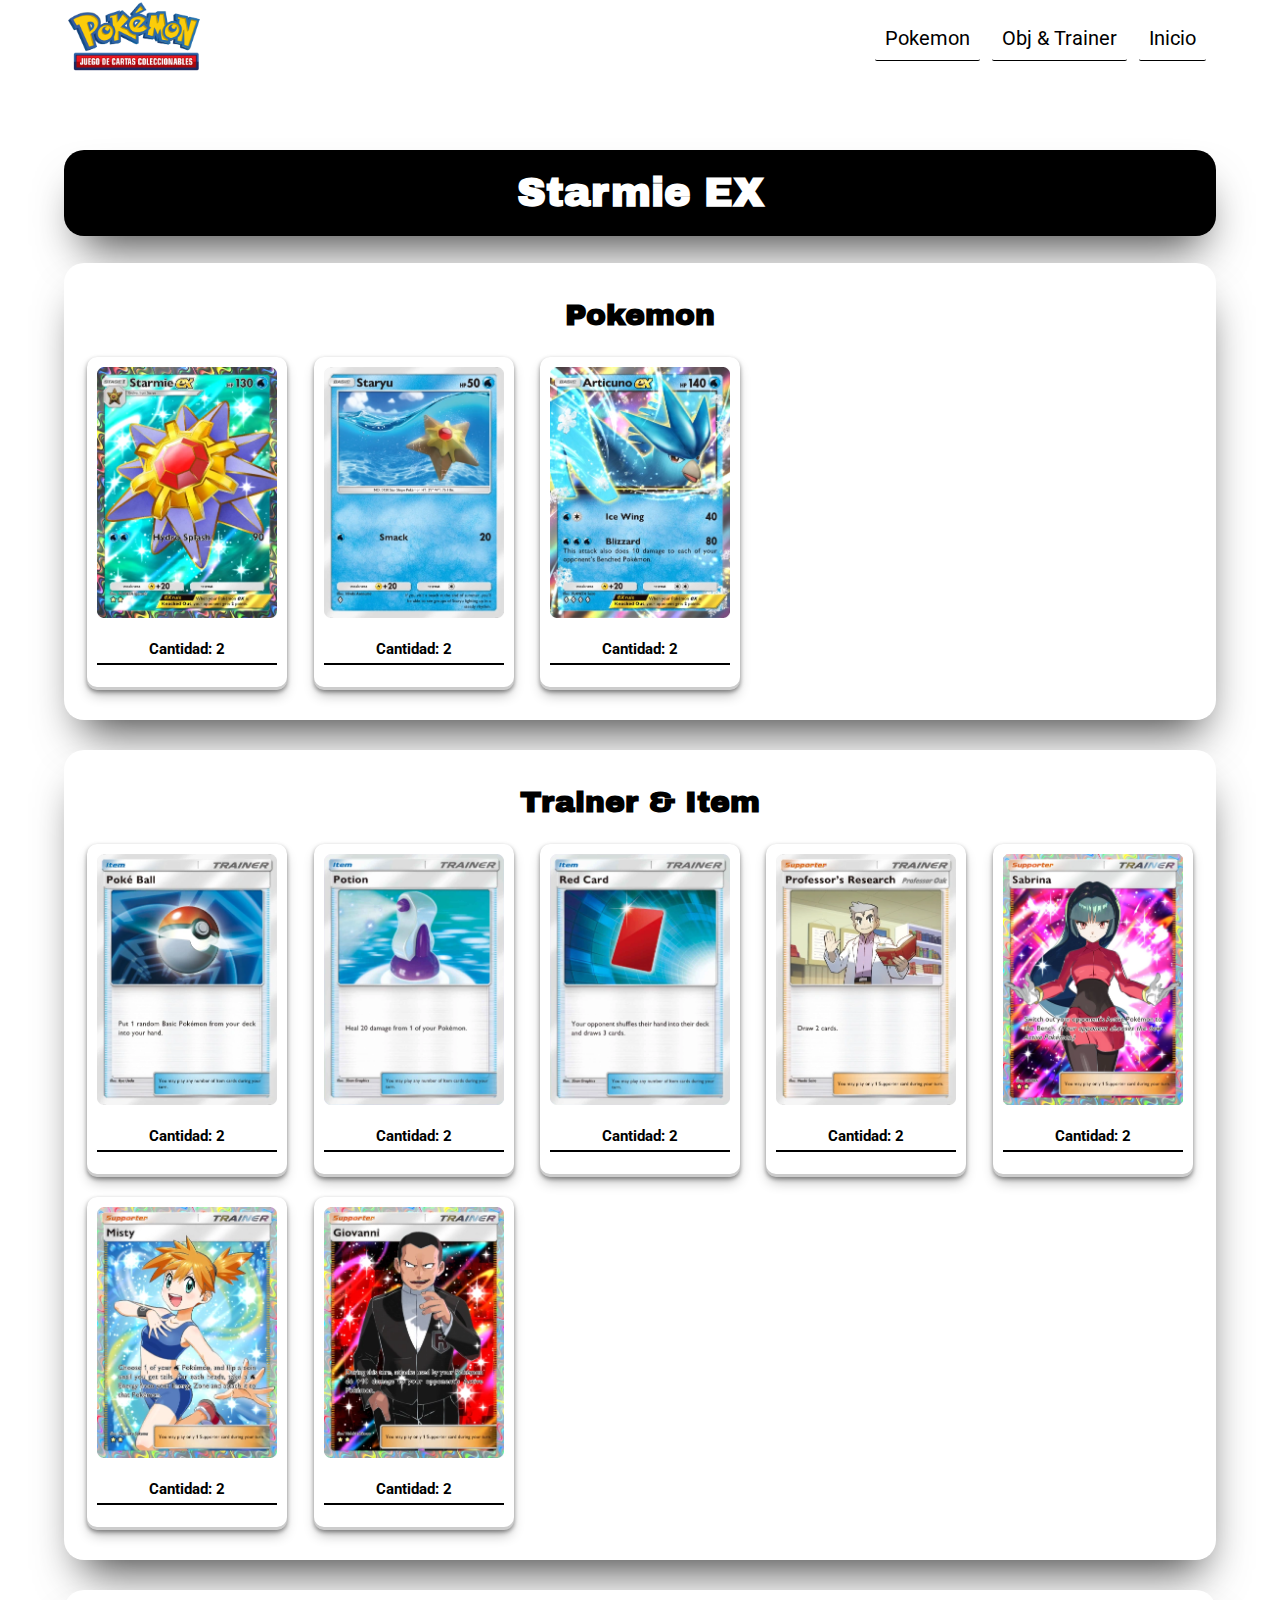
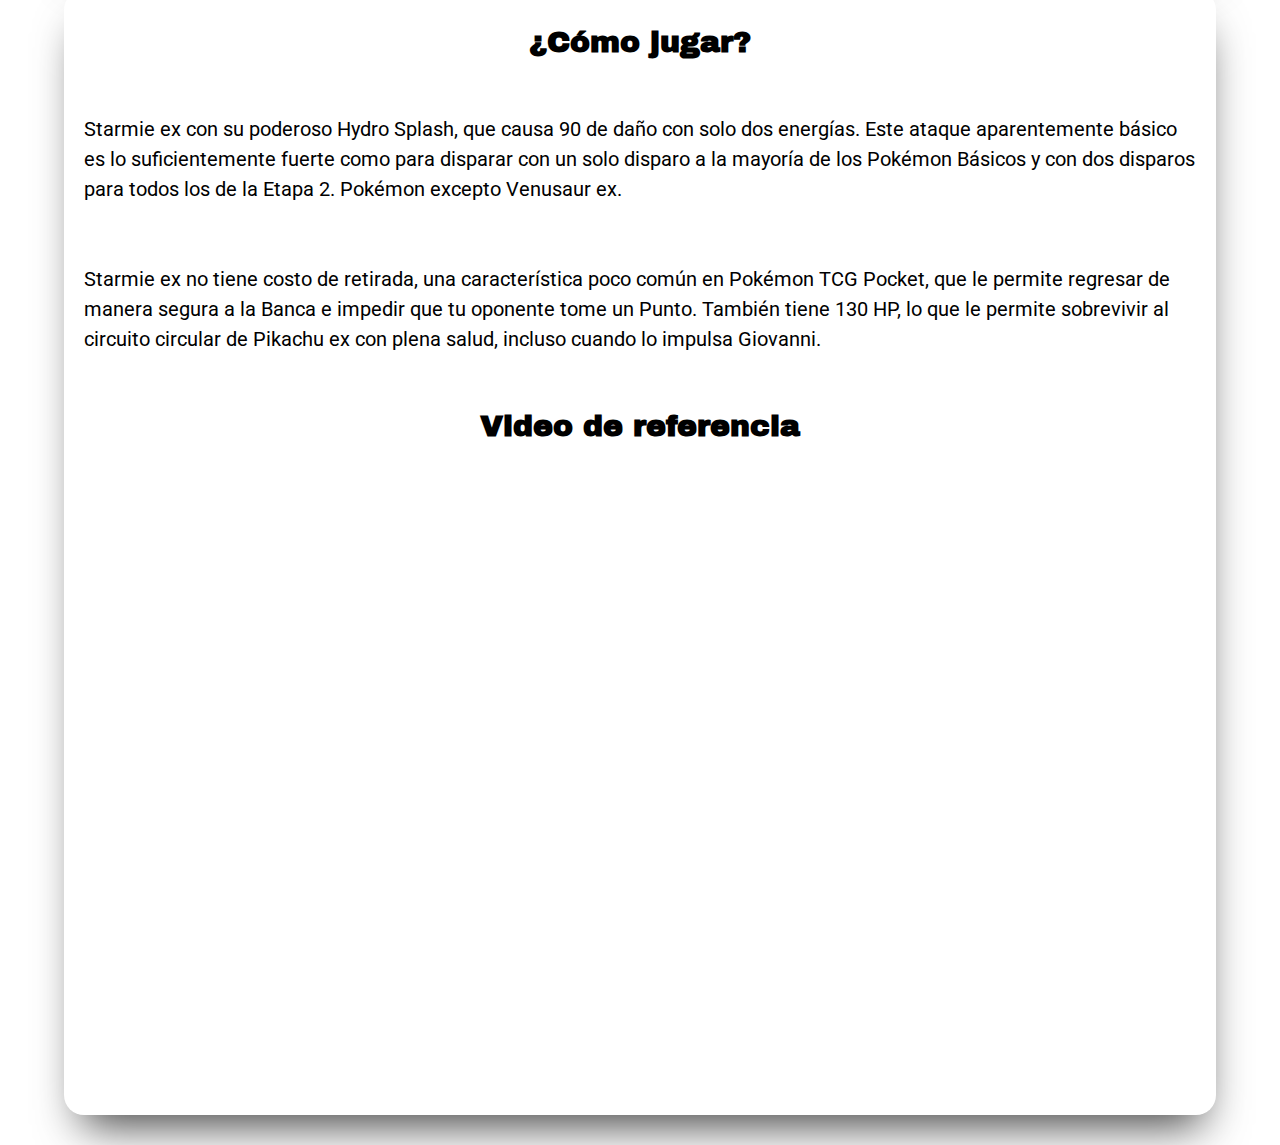
<file: deckpage-starmie.html>
<!DOCTYPE html>
<html lang="en">
<head>
  <meta charset="UTF-8">
  <meta name="viewport" content="width=device-width, initial-scale=1.0">
  <!-- Google Fonts --->
  <link rel="preconnect" href="https://fonts.googleapis.com">
  <link rel="preconnect" href="https://fonts.gstatic.com" crossorigin>
  <link href="https://fonts.googleapis.com/css2?family=Archivo+Black&family=Roboto:wght@400;500;700&display=swap" rel="stylesheet">
  <!-- Normalize -->
  <link rel="stylesheet" href="styles/normalize.css">
  <!------ CSS ------->
  <link rel="stylesheet" href="styles/general.css">
  <link rel="stylesheet" href="styles/navbar.css">
  <link rel="stylesheet" href="styles/deckpage.css">

  <link rel="icon" href="images/logo/pokeball-logo.png">



  <title>DecksTCG-Deck</title>
</head>

  <body>
    <div class="container">
      <nav class="nav">
        <div class="nav-flexbox container">
          <a href="index.html"> <img href="index.html" class="nav-logo" src="images/img-nav/logo.png" alt="logo"> </a>
          <div class="navbar">
            <a href="#section-1">Pokemon</a>
            <a href="#section-2">Obj & Trainer</a>
            <a href="#">Inicio</a>
          </div><!-- .navbar -->
        </div><!-- .nav-flexbox -->
        
      </nav>

      <h1 id="section-1" class="deck-tittle">Starmie EX</h1>

      <section class="deck-section">
        <h2>Pokemon</h2>
        <div class="card-container-grid">
          <div class="card-item">
            <div class="card">
              <img class="card-img" src="images/cards/starmieex.webp" alt="starmieex">
              <p>Cantidad: 2</p>
            </div><!-- .card -->
          </div><!-- .card-item -->

          <div class="card-item">
            <div class="card">
              <img class="card-img" src="images/cards/staryu.webp" alt="staryu">
              <p>Cantidad: 2</p>
            </div><!-- .card -->
          </div><!-- .card-item -->

          <div class="card-item">
            <div class="card">
              <img class="card-img" src="images/cards/articunoex.webp" alt="articunoex">
              <p>Cantidad: 2</p>
            </div><!-- .card -->
          </div><!-- .card-item -->      

        </div><!-- .card-container-grid -->
      </section>

      <section id="section-2" class="deck-section">
        <h2>Trainer & Item</h2>
        <div class="card-container-grid">
          <div class="card-item">
            <div class="card">
              <img class="card-img" src="images/trainer-objects-cards/pokeball.webp" alt="pokeball">
              <p>Cantidad: 2</p>
            </div><!-- .card -->
          </div><!-- .card-item -->

          <div class="card-item">
            <div class="card">
              <img class="card-img" src="images/trainer-objects-cards/potion.webp" alt="potion">
              <p>Cantidad: 2</p>
            </div><!-- .card -->
          </div><!-- .card-item -->

          <div class="card-item">
            <div class="card">
              <img class="card-img" src="images/trainer-objects-cards/redcard.webp" alt="red-card">
              <p>Cantidad: 2</p>
            </div><!-- .card -->
          </div><!-- .card-item -->

          <div class="card-item">
            <div class="card">
              <img class="card-img" src="images/trainer-objects-cards/professoroak.webp" alt="professoroak">
              <p>Cantidad: 2</p>
            </div><!-- .card -->
          </div><!-- .card-item -->

          <div class="card-item">
            <div class="card">
              <img class="card-img" src="images/trainer-objects-cards/sabrina.webp" alt="sabrina">
              <p>Cantidad: 2</p>
            </div><!-- .card -->
          </div><!-- .card-item -->

          <div class="card-item">
            <div class="card">
              <img class="card-img" src="images/trainer-objects-cards/misty.webp" alt="misty">
              <p>Cantidad: 2</p>
            </div><!-- .card -->
          </div><!-- .card-item -->

          <div class="card-item">
            <div class="card">
              <img class="card-img" src="images/trainer-objects-cards/giovanni.webp" alt="giovanni">
              <p>Cantidad: 2</p>
            </div><!-- .card -->
          </div><!-- .card-item -->

        </div><!-- .card-container-grid -->
      </section>

      <section class="deck-section flex">
        <h2>¿Cómo jugar?</h2>
        <p class="deck-description">
          Starmie ex con su poderoso Hydro Splash, que causa 90 de daño con solo dos energías. Este ataque aparentemente básico es lo suficientemente fuerte como para disparar con un solo disparo a la mayoría de los Pokémon Básicos y con dos disparos para todos los de la Etapa 2. Pokémon excepto Venusaur ex.
        </p>

        <p class="deck-description">
          Starmie ex no tiene costo de retirada, una característica poco común en Pokémon TCG Pocket, que le permite regresar de manera segura a la Banca e impedir que tu oponente tome un Punto. También tiene 130 HP, lo que le permite sobrevivir al circuito circular de Pikachu ex con plena salud, incluso cuando lo impulsa Giovanni.
        </p>

        <h2>Video de referencia</h2>

        <div class="video-container">
          <iframe class="responsive-iframe" src="https://www.youtube.com/embed/KHWSGYMOgyU?si=arxTBRwv9fQzbpeG" title="YouTube video player" frameborder="0" allow="accelerometer; autoplay; clipboard-write; encrypted-media; gyroscope; picture-in-picture; web-share" referrerpolicy="strict-origin-when-cross-origin" allowfullscreen></iframe>
        </div>
      </section>
      
    </div><!-- .container -->
      

   

</body>
</html>
</file>
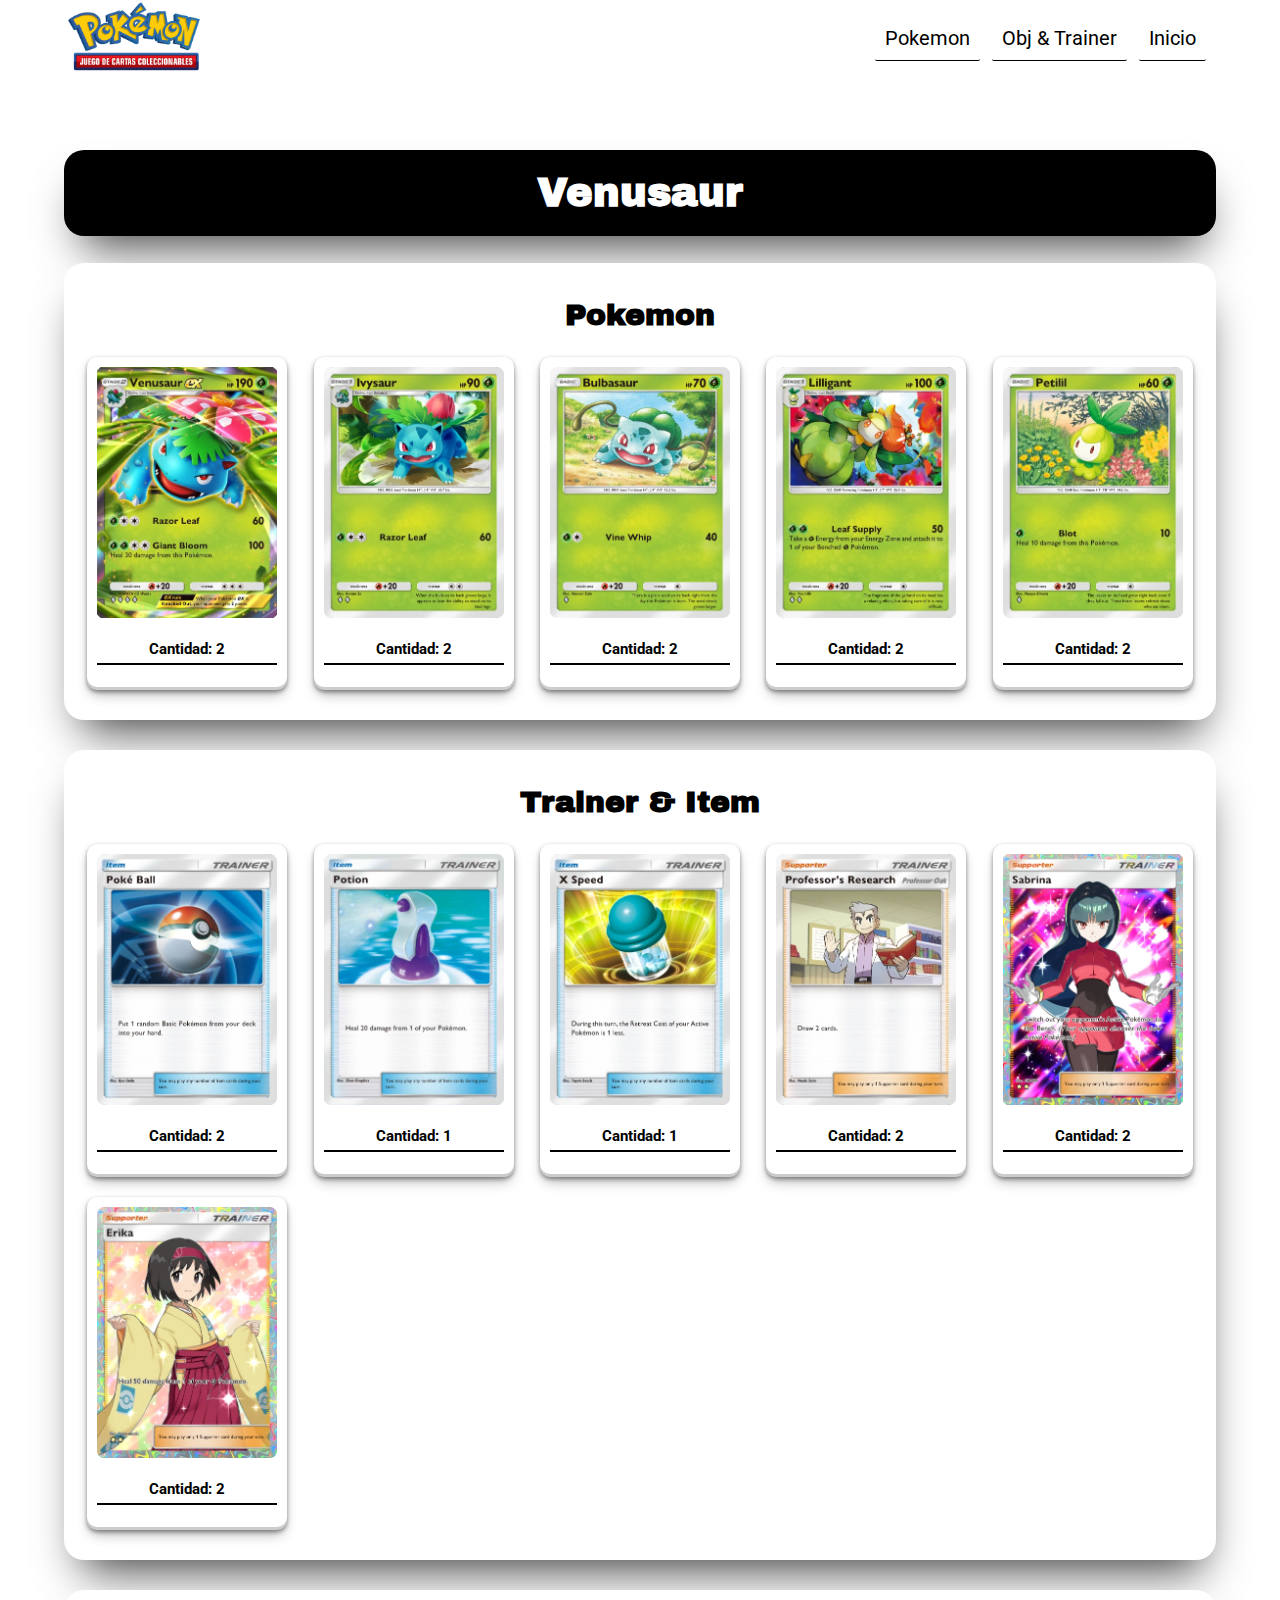
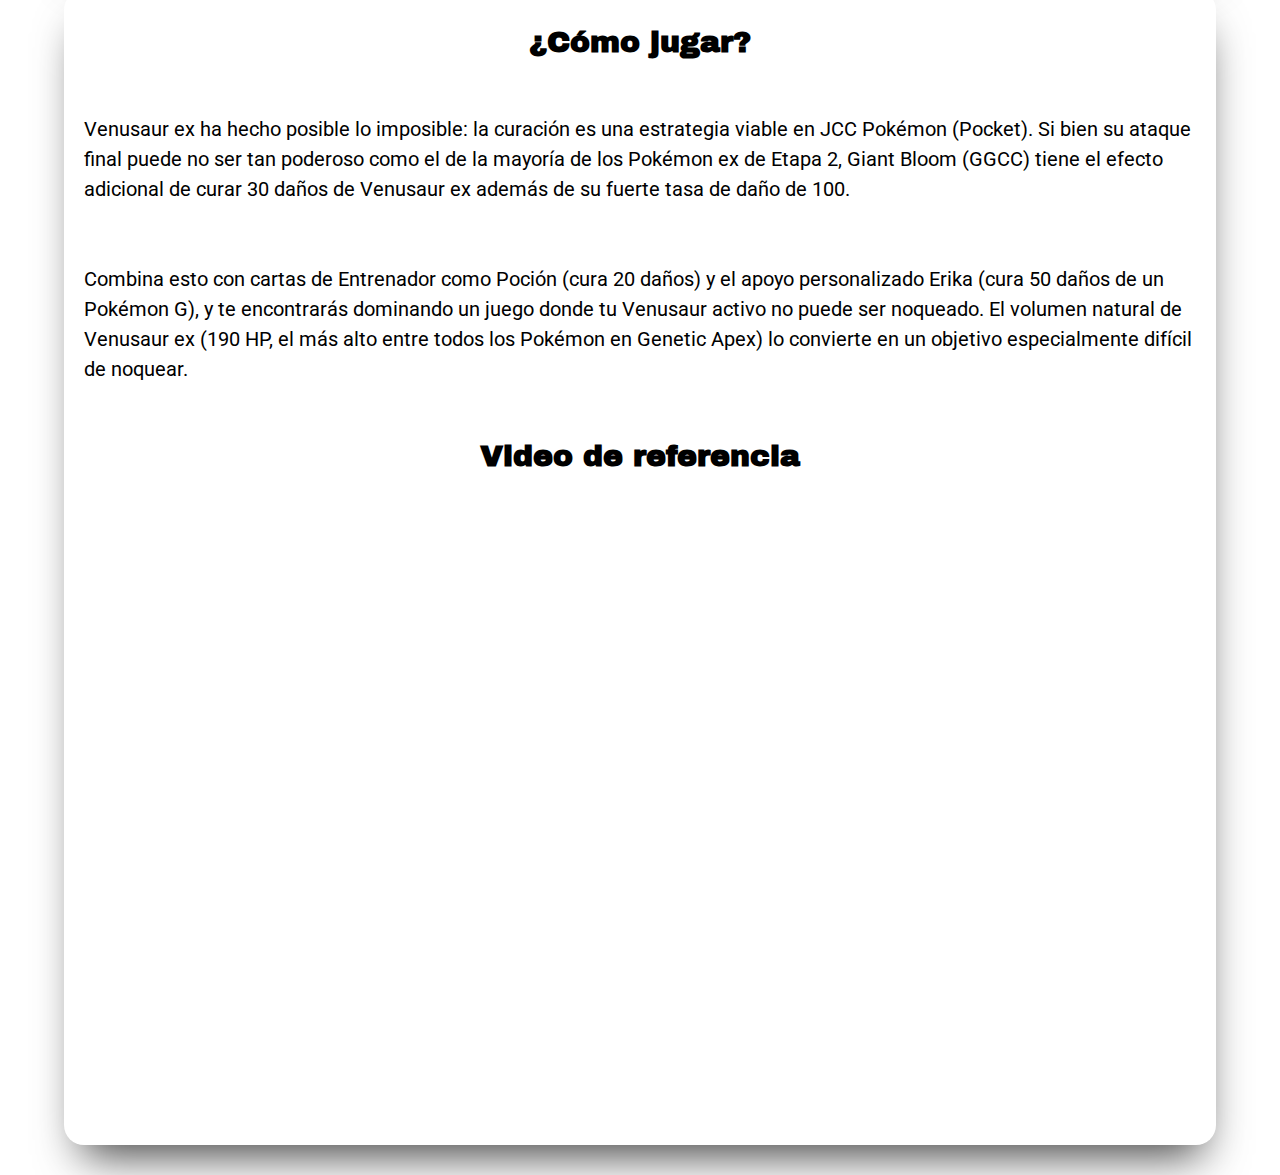
<file: deckpage-venusaur.html>
<!DOCTYPE html>
<html lang="en">
<head>
  <meta charset="UTF-8">
  <meta name="viewport" content="width=device-width, initial-scale=1.0">
  <!-- Google Fonts --->
  <link rel="preconnect" href="https://fonts.googleapis.com">
  <link rel="preconnect" href="https://fonts.gstatic.com" crossorigin>
  <link href="https://fonts.googleapis.com/css2?family=Archivo+Black&family=Roboto:wght@400;500;700&display=swap" rel="stylesheet">
  <!-- Normalize -->
  <link rel="stylesheet" href="styles/normalize.css">
  <!------ CSS ------->
  <link rel="stylesheet" href="styles/general.css">
  <link rel="stylesheet" href="styles/navbar.css">
  <link rel="stylesheet" href="styles/deckpage.css">

  <link rel="icon" href="images/logo/pokeball-logo.png">



  <title>DecksTCG-Deck</title>
</head>

  <body>
    <div class="container">
      <nav class="nav">
        <div class="nav-flexbox container">
          <a href="index.html"> <img href="index.html" class="nav-logo" src="images/img-nav/logo.png" alt="logo"> </a>
          <div class="navbar">
            <a href="#section-1">Pokemon</a>
            <a href="#section-2">Obj & Trainer</a>
            <a href="#">Inicio</a>
          </div><!-- .navbar -->
        </div><!-- .nav-flexbox -->
        
      </nav>

      <h1 id="section-1" class="deck-tittle">Venusaur</h1>

      <section class="deck-section">
        <h2>Pokemon</h2>
        <div class="card-container-grid">
          <div class="card-item">
            <div class="card">
              <img class="card-img" src="images/cards/venusaurex.webp" alt="venusaurex">
              <p>Cantidad: 2</p>
            </div><!-- .card -->
          </div><!-- .card-item -->

          <div class="card-item">
            <div class="card">
              <img class="card-img" src="images/cards/ivysaur.webp" alt="ivysaur">
              <p>Cantidad: 2</p>
            </div><!-- .card -->
          </div><!-- .card-item -->

          <div class="card-item">
            <div class="card">
              <img class="card-img" src="images/cards/bulbasaur.webp" alt="bulbasaur">
              <p>Cantidad: 2</p>
            </div><!-- .card -->
          </div><!-- .card-item -->  
          
          <div class="card-item">
            <div class="card">
              <img class="card-img" src="images/cards/liligant.webp" alt="liligant">
              <p>Cantidad: 2</p>
            </div><!-- .card -->
          </div><!-- .card-item --> 

          <div class="card-item">
            <div class="card">
              <img class="card-img" src="images/cards/petilil.webp" alt="petilil">
              <p>Cantidad: 2</p>
            </div><!-- .card -->
          </div><!-- .card-item --> 

        </div><!-- .card-container-grid -->
      </section>

      <section id="section-2" class="deck-section">
        <h2>Trainer & Item</h2>
        <div class="card-container-grid">
          <div class="card-item">
            <div class="card">
              <img class="card-img" src="images/trainer-objects-cards/pokeball.webp" alt="pokeball">
              <p>Cantidad: 2</p>
            </div><!-- .card -->
          </div><!-- .card-item -->

          <div class="card-item">
            <div class="card">
              <img class="card-img" src="images/trainer-objects-cards/potion.webp" alt="potion">
              <p>Cantidad: 1</p>
            </div><!-- .card -->
          </div><!-- .card-item -->

          <div class="card-item">
            <div class="card">
              <img class="card-img" src="images/trainer-objects-cards/x-speed.webp" alt="red-card">
              <p>Cantidad: 1</p>
            </div><!-- .card -->
          </div><!-- .card-item -->

          <div class="card-item">
            <div class="card">
              <img class="card-img" src="images/trainer-objects-cards/professoroak.webp" alt="professoroak">
              <p>Cantidad: 2</p>
            </div><!-- .card -->
          </div><!-- .card-item -->

          <div class="card-item">
            <div class="card">
              <img class="card-img" src="images/trainer-objects-cards/sabrina.webp" alt="sabrina">
              <p>Cantidad: 2</p>
            </div><!-- .card -->
          </div><!-- .card-item -->

          <div class="card-item">
            <div class="card">
              <img class="card-img" src="images/trainer-objects-cards/erika.webp" alt="misty">
              <p>Cantidad: 2</p>
            </div><!-- .card -->
          </div><!-- .card-item -->

        </div><!-- .card-container-grid -->
      </section>

      <section class="deck-section flex">
        <h2>¿Cómo jugar?</h2>
        <p class="deck-description">
          Venusaur ex ha hecho posible lo imposible: la curación es una estrategia viable en JCC Pokémon (Pocket). Si bien su ataque final puede no ser tan poderoso como el de la mayoría de los Pokémon ex de Etapa 2, Giant Bloom (GGCC) tiene el efecto adicional de curar 30 daños de Venusaur ex además de su fuerte tasa de daño de 100.
        </p>

        <p class="deck-description">
          Combina esto con cartas de Entrenador como Poción (cura 20 daños) y el apoyo personalizado Erika (cura 50 daños de un Pokémon G), y te encontrarás dominando un juego donde tu Venusaur activo no puede ser noqueado. El volumen natural de Venusaur ex (190 HP, el más alto entre todos los Pokémon en Genetic Apex) lo convierte en un objetivo especialmente difícil de noquear.
        </p>

        <h2>Video de referencia</h2>

        <div class="video-container">
          <iframe class="responsive-iframe" src="https://www.youtube.com/embed/HBPaqMnnj88?si=6QKKjgb0zA3zCno2" title="YouTube video player" frameborder="0" allow="accelerometer; autoplay; clipboard-write; encrypted-media; gyroscope; picture-in-picture; web-share" referrerpolicy="strict-origin-when-cross-origin" allowfullscreen></iframe>
        </div>
      </section>
      
    </div><!-- .container -->

</body>
</html>
</file>
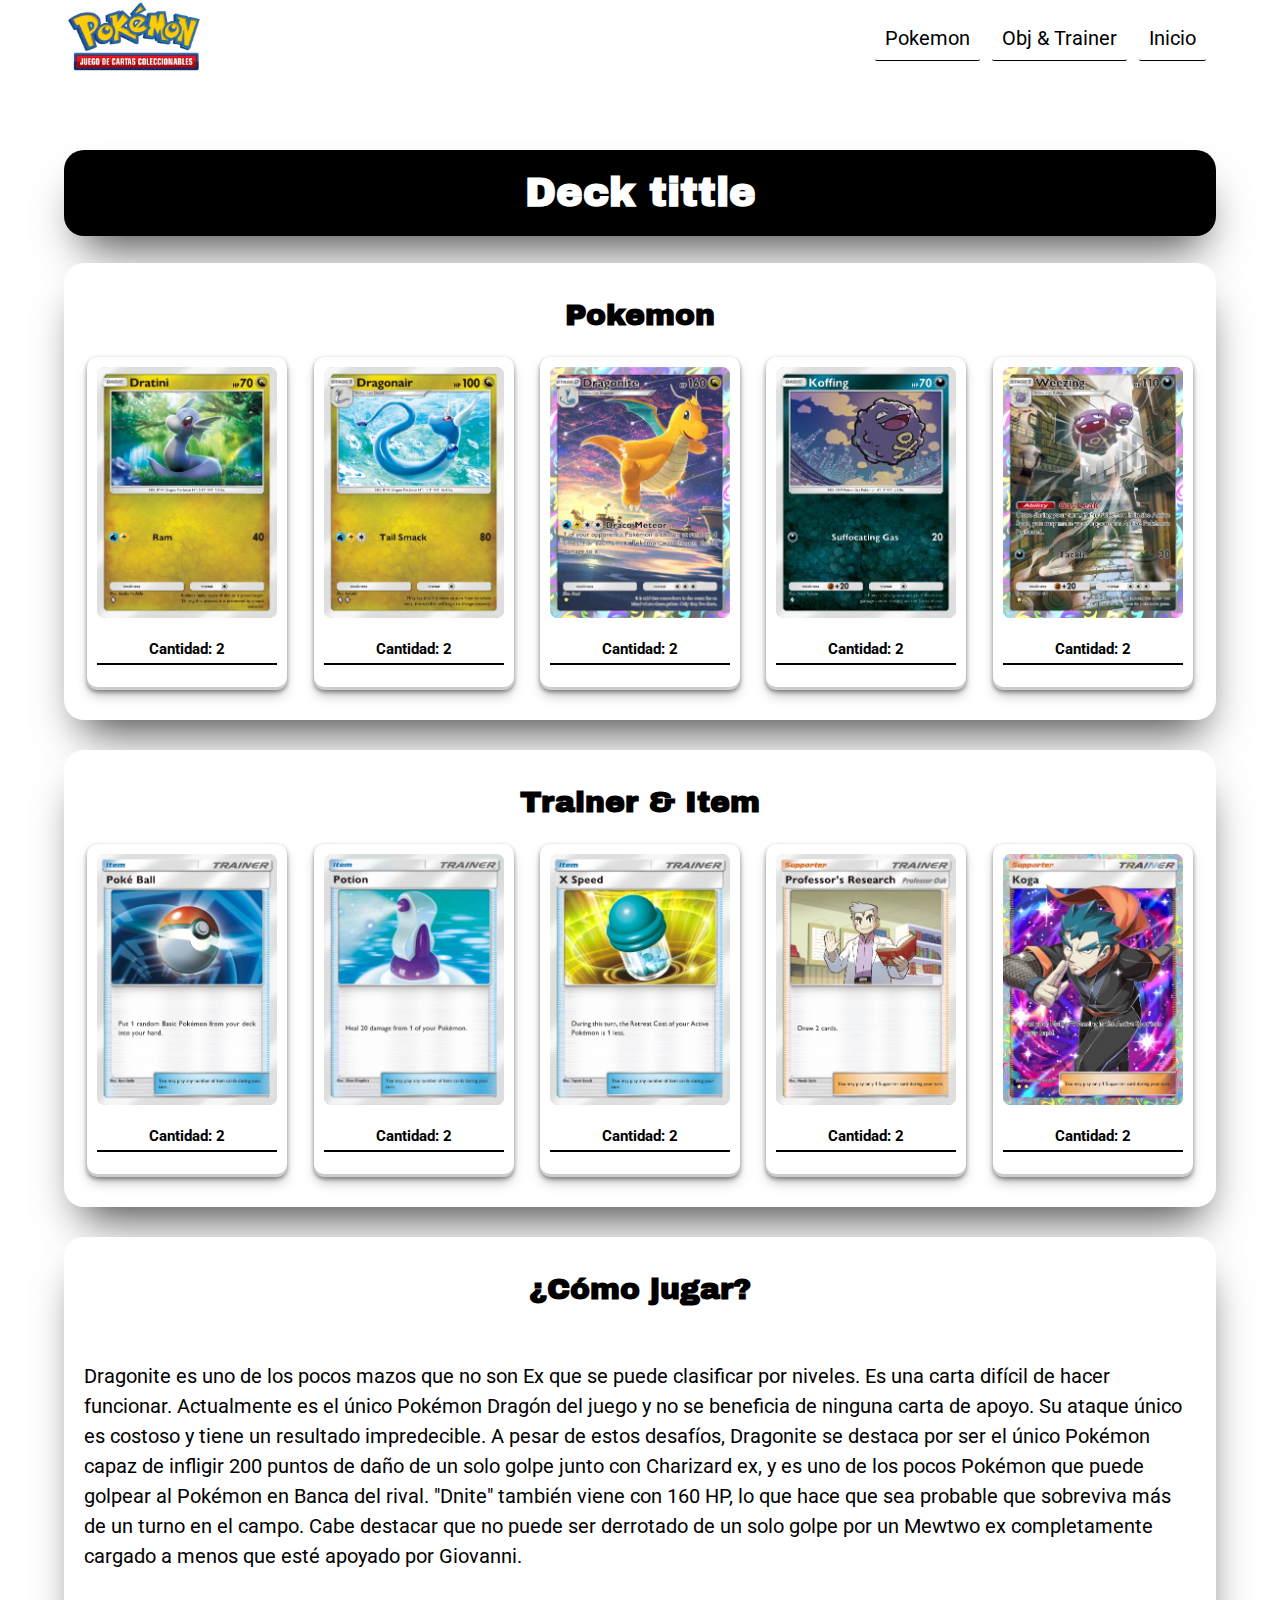
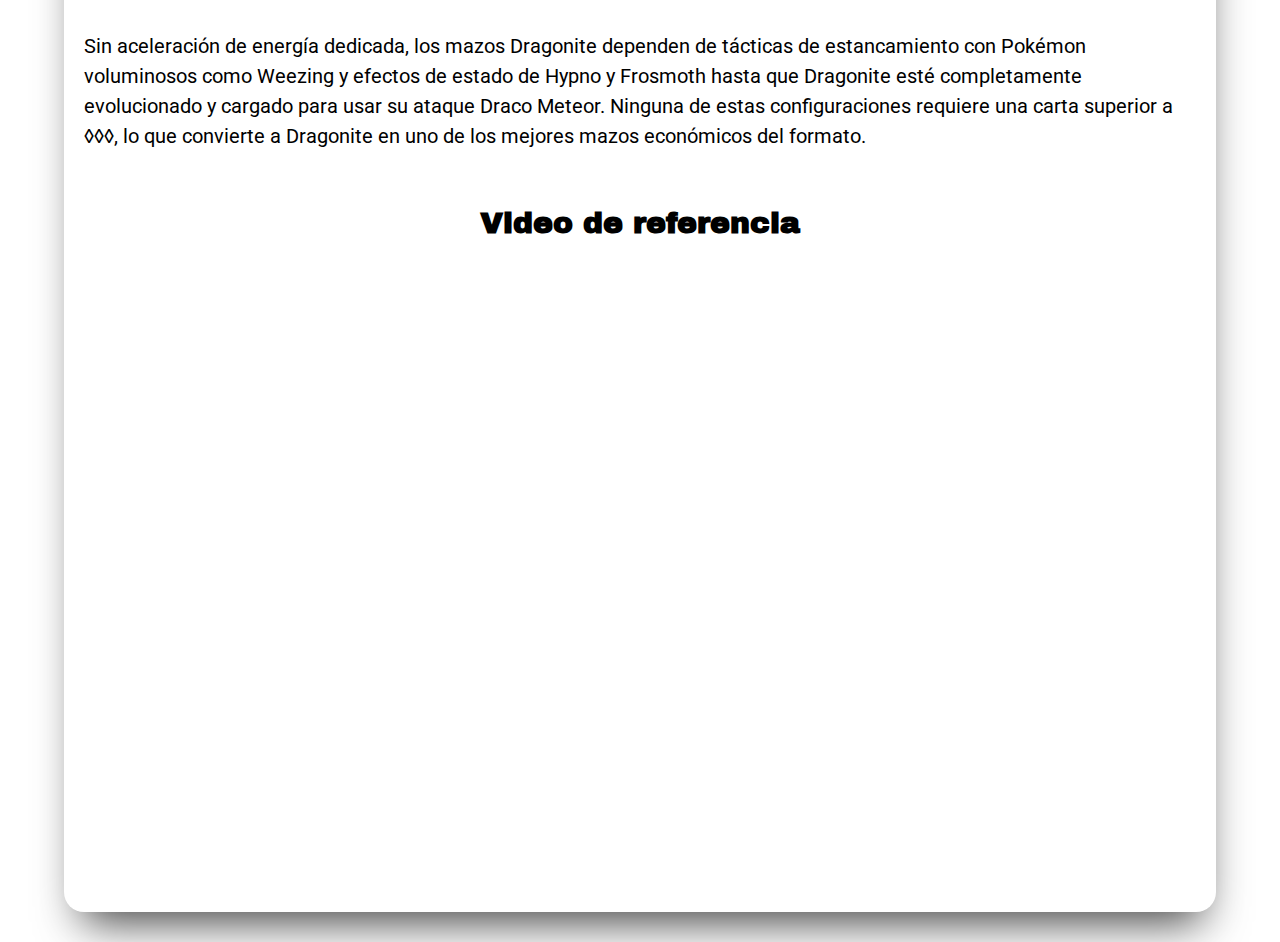
<file: deckpage.html>
<!DOCTYPE html>
<html lang="en">
<head>
  <meta charset="UTF-8">
  <meta name="viewport" content="width=device-width, initial-scale=1.0">
  <!-- Google Fonts --->
  <link rel="preconnect" href="https://fonts.googleapis.com">
  <link rel="preconnect" href="https://fonts.gstatic.com" crossorigin>
  <link href="https://fonts.googleapis.com/css2?family=Archivo+Black&family=Roboto:wght@400;500;700&display=swap" rel="stylesheet">
  <!-- Normalize -->
  <link rel="stylesheet" href="styles/normalize.css">
  <!------ CSS ------->
  <link rel="stylesheet" href="styles/general.css">
  <link rel="stylesheet" href="styles/navbar.css">
  <link rel="stylesheet" href="styles/deckpage.css">

  <link rel="icon" href="images/logo/pokeball-logo.png">



  <title>DecksTCG-Deck</title>
</head>

  <body>
    <div class="container">
      <nav class="nav">
        <div class="nav-flexbox container">
          <a href="index.html"> <img href="index.html" class="nav-logo" src="images/img-nav/logo.png" alt="logo"> </a>
          <div class="navbar">
            <a href="#section-1">Pokemon</a>
            <a href="#section-2">Obj & Trainer</a>
            <a href="#">Inicio</a>
          </div><!-- .navbar -->
        </div><!-- .nav-flexbox -->
        
      </nav>

      <h1 id="section-1" class="deck-tittle">Deck tittle</h1>

      <section class="deck-section">
        <h2>Pokemon</h2>
        <div class="card-container-grid">
          <div class="card-item">
            <div class="card">
              <img class="card-img" src="images/cards/dratini.webp" alt="dratini">
              <p>Cantidad: 2</p>
            </div><!-- .card -->
          </div><!-- .card-item -->

          <div class="card-item">
            <div class="card">
              <img class="card-img" src="images/cards/dragonair.webp" alt="dragonair">
              <p>Cantidad: 2</p>
            </div><!-- .card -->
          </div><!-- .card-item -->

          <div class="card-item">
            <div class="card">
              <img class="card-img" src="images/cards/dragonite.webp" alt="dragonite">
              <p>Cantidad: 2</p>
            </div><!-- .card -->
          </div><!-- .card-item -->

          <div class="card-item">
            <div class="card">
              <img class="card-img" src="images/cards/koffing.webp" alt="Koffing">
              <p>Cantidad: 2</p>
            </div><!-- .card -->
          </div><!-- .card-item -->

          <div class="card-item">
            <div class="card">
              <img class="card-img" src="images/cards/weezing.webp" alt="weezing">
              <p>Cantidad: 2</p>
            </div><!-- .card -->
          </div><!-- .card-item -->
          

        </div><!-- .card-container-grid -->
      </section>

      <section id="section-2" class="deck-section">
        <h2>Trainer & Item</h2>
        <div class="card-container-grid">
          <div class="card-item">
            <div class="card">
              <img class="card-img" src="images/trainer-objects-cards/pokeball.webp" alt="pokeball">
              <p>Cantidad: 2</p>
            </div><!-- .card -->
          </div><!-- .card-item -->

          <div class="card-item">
            <div class="card">
              <img class="card-img" src="images/trainer-objects-cards/potion.webp" alt="potion">
              <p>Cantidad: 2</p>
            </div><!-- .card -->
          </div><!-- .card-item -->

          <div class="card-item">
            <div class="card">
              <img class="card-img" src="images/trainer-objects-cards/x-speed.webp" alt="x-speed">
              <p>Cantidad: 2</p>
            </div><!-- .card -->
          </div><!-- .card-item -->

          <div class="card-item">
            <div class="card">
              <img class="card-img" src="images/trainer-objects-cards/professoroak.webp" alt="x-speed">
              <p>Cantidad: 2</p>
            </div><!-- .card -->
          </div><!-- .card-item -->

          <div class="card-item">
            <div class="card">
              <img class="card-img" src="images/trainer-objects-cards/koga.webp" alt="x-speed">
              <p>Cantidad: 2</p>
            </div><!-- .card -->
          </div><!-- .card-item -->

        </div><!-- .card-container-grid -->
      </section>

      <section class="deck-section flex">
        <h2>¿Cómo jugar?</h2>
        <p class="deck-description">Dragonite es uno de los pocos mazos que no son Ex que se puede clasificar por niveles. Es una carta difícil de hacer funcionar. Actualmente es el único Pokémon Dragón del juego y no se beneficia de ninguna carta de apoyo. Su ataque único es costoso y tiene un resultado impredecible. A pesar de estos desafíos, Dragonite se destaca por ser el único Pokémon capaz de infligir 200 puntos de daño de un solo golpe junto con Charizard ex, y es uno de los pocos Pokémon que puede golpear al Pokémon en Banca del rival. "Dnite" también viene con 160 HP, lo que hace que sea probable que sobreviva más de un turno en el campo. Cabe destacar que no puede ser derrotado de un solo golpe por un Mewtwo ex completamente cargado a menos que esté apoyado por Giovanni.</p>

        <p class="deck-description">Sin aceleración de energía dedicada, los mazos Dragonite dependen de tácticas de estancamiento con Pokémon voluminosos como Weezing y efectos de estado de Hypno y Frosmoth hasta que Dragonite esté completamente evolucionado y cargado para usar su ataque Draco Meteor. Ninguna de estas configuraciones requiere una carta superior a ◊◊◊, lo que convierte a Dragonite en uno de los mejores mazos económicos del formato.</p>

        <h2>Video de referencia</h2>
        <div class="video-container">
          <iframe class="responsive-iframe" src="https://www.youtube.com/embed/CIYHH_V9o4k?si=NoffOr0JXkP0UwsW" title="YouTube video player" frameborder="0" allow="accelerometer; autoplay; clipboard-write; encrypted-media; gyroscope; picture-in-picture; web-share" referrerpolicy="strict-origin-when-cross-origin" allowfullscreen></iframe>
        </div>
      </section>
      
    </div><!-- .container -->
      

   

</body>
</html>
</file>
<file: styles/general.css>
:root {
  --mainFont: "Roboto", serif;
  --tittleFont: "Archivo Black", sans-serif;
  --colorOne: #000000;
}

html {
  box-sizing: border-box;
  font-size: 62.5%; /* 1 rem = 10px */
  scroll-behavior: smooth;
}
*, *:before, *:after {
  box-sizing: inherit;
}

body {
  font-family: var(--mainFont);
}

img {
  max-width: 100%;
}

h1 {
  font-size: 4rem;
  color: white;
  font-family: var(--tittleFont);
  text-align: center;
}

h2 {
  font-size: 3rem;
  color: white;
  font-family: var(--tittleFont);
  text-align: center;
}

h3 {
  font-size: 3rem;
  font-family: var(--tittleFont);
  text-align: center;
  margin: 1rem 0 1rem 0;
}

.container {
  max-width: 120rem;
  width: 90%;
  margin: 0 auto;
}
</file>
<file: styles/navbar.css>
.nav {
  background-color: white;
  position: fixed;
  top: 0;
  left: 0;
  width: 100%;
  height: 8rem;
}

.nav-flexbox {
  display: flex;
  background-color: white;
  justify-content: space-between;
  align-items: center;
  flex-direction: row;
}

.nav-logo {
  width: 14rem;
}


.navbar a {
  background-color: white;
  border-radius: 2px;
  border-bottom: 1px solid var(--colorOne);
  /*border: 1px solid var(--colorOne);*/
  height: 1rem;
  padding: 1rem;

  font-size: 2rem;
  margin-right: 1rem;
  text-decoration: none;
  color: var(--colorOne);
  
  transition: color 0.3s,
              background-color 0.5s;
}

.navbar a:hover {
  background-color: var(--colorOne);
  color: white;
}


@media (max-width: 600px) {
  .nav {
    height: 14rem;
  }
  .nav-flexbox {
    flex-direction: column;
  }

  .nav-logo {
    margin-bottom: 2rem;
  }
}

@media (max-width: 400px) {
  .navbar a {
    font-size: 1.3rem;
  }
}
</file>
<file: styles/header.css>
.header {
  background-image: url(../images/img-header/background5.webp);
  background-size: cover;
  background-repeat: no-repeat;
  background-position: center;
  
  max-width: 100%;
  height: 50rem;

  
  display: flex;
  justify-content: center;
  align-items: center;

  margin-top: 10rem;
}
</file>
<file: styles/main.css>
.main {
  background-color: white;
  border-radius: 5px;
  margin-top: 1rem;
  
}

.main h2 {
  text-align: center;
  color: white;
  background-color: var(--colorOne);
  margin-top: 0;
  padding: 1rem;
}

.section-one {
  display: grid;
  grid-template-columns: repeat(3, 1fr);
  justify-content: end;
  align-content: end;
  margin-bottom: 1rem;
}


.section-one-item {
  display: flex;
  justify-content: center;
}


.card {
  background-color: white;
  display: flex;
  flex-direction: column;
  justify-content: center;
  align-items: center;
  
  width: 20rem;
  margin-top: 1rem;
  margin-bottom: 1rem;

  border-radius: 1rem;

  box-shadow: rgba(0, 0, 0, 0.3) 0px 19px 38px, rgba(0, 0, 0, 0.22) 0px 15px 12px;

}

.card p {
  font-size: 2rem;
  font-weight: bold;
  padding-bottom: 8px;
  border-bottom: 2px solid var(--colorOne);
}

.card-button {
  padding: 1rem 4rem;
  display: inline-block;
  margin-bottom: 1rem;
  font-size: 14px;
  background-color: var(--colorOne);
  border-radius: 1rem;
  border: solid 1px var(--colorOne);
  color: white;
  cursor: pointer;

  transition: background-color 0.6s,
              color 0.6s;
}

.card-button:hover {
  background-color: white;
  color: var(--colorOne);
} 

@media (max-width: 700px) {
  .section-one {
    grid-template-columns: repeat(2, 1fr);
  }
}


@media (min-width: 1000px) {
  .card {
    width: 20rem;
  }

}

@media (max-width: 500px) {
  .card {
    width: 14rem;
  }

}

/*Section two*/

.metadeck-one {
  background-image: url(../images/sections/pikachu.jpg);
}

.metadeck-two {
  background-image: url(../images/sections/mewtwo.jpg);
}

.metadeck-three {
  background-image: url(../images/sections/charizard.jpg);
}

.metadeck-one,
.metadeck-two,
.metadeck-three {
  background-size: cover;
  background-repeat: no-repeat;
  background-position: center;
}


.section-two-info {
  height: 30rem;
  border-radius: 1rem;
  margin-bottom: 1rem;
  display: flex;
  justify-content: center;

}


.info-content {
  display: flex;
  flex-direction: column;
  justify-content: center;
  align-items: center;
  margin-top: 5rem;
 
}


.info-button {
  padding: 1rem 4rem;
  font-size: 2rem;
  background-color: var(--colorOne);
  border-radius: 1rem;
  border: 1px solid var(--colorOne);
  color: white;
  cursor: pointer;
  transition: background-color 0.4s,
              color 0.4s;
}

.info-button:hover {
  background-color: transparent;
  color: var(--colorOne);
}
</file>
<file: styles/deckpage.css>
.deck-tittle {
  box-shadow: 2px 26px 45px -16px rgba(0,0,0,0.75);
  background-color: var(--colorOne);
  padding: 2rem;
  border-radius: 2rem;
  color: white;
  margin-top: 15rem;

}

.deck-section {
  background-color: white;
  padding: 1rem;
  box-shadow: 2px 26px 45px -16px rgba(0,0,0,0.75);
  border-radius: 2rem;
  margin-bottom: 3rem;
  margin-top: 6
  5rem;
}

.deck-section  h2 {
  color: var(--colorOne);
}

.card-container-grid {
  display: grid;
  grid-template-columns: repeat(5, 1fr);
  align-items: center;
}

.card-item {
  display: flex;
  justify-content: center;
}

.card {
  background-color: white;
  border-radius: 1rem;
  width: 20rem;
  padding: 1rem;
  margin-bottom: 2rem;
  box-shadow: rgba(0, 0, 0, 0.4) 0px 2px 4px, rgba(0, 0, 0, 0.3) 0px 7px 13px -3px, rgba(0, 0, 0, 0.2) 0px -3px 0px inset;
}


.card p {
  font-size: 1.5rem;
  font-weight: bold;
  text-align: center;
  padding: 5px;
  border-bottom: 2px solid var(--colorOne);
}

.flex {
  display: flex;
  flex-direction: column;
  justify-content: center;
  align-items: center;

}

.deck-description {
  font-size: 2rem;
  padding: 1rem;
  line-height: 3rem;
}

.video-container {
  position: relative;
  overflow: hidden;
  width: 90%;
  padding-top: 56.25%;
}

.responsive-iframe {
  position: absolute;
  top: 0;
  left: 0;
  bottom: 0;
  right: 0;
  width: 100%;
  height: 100%;
}


@media (max-width: 1200px) {
  .card-container-grid {
    grid-template-columns: repeat(3, 1fr);
  }
}

@media (max-width: 800px) {
  .card-container-grid {
    grid-template-columns: repeat(2, 1fr);
  }

  .card {
    width: 23rem;
  }
}

@media (max-width: 600px) {
  .card {
    width: 14.5rem;
  }
}
</file>
